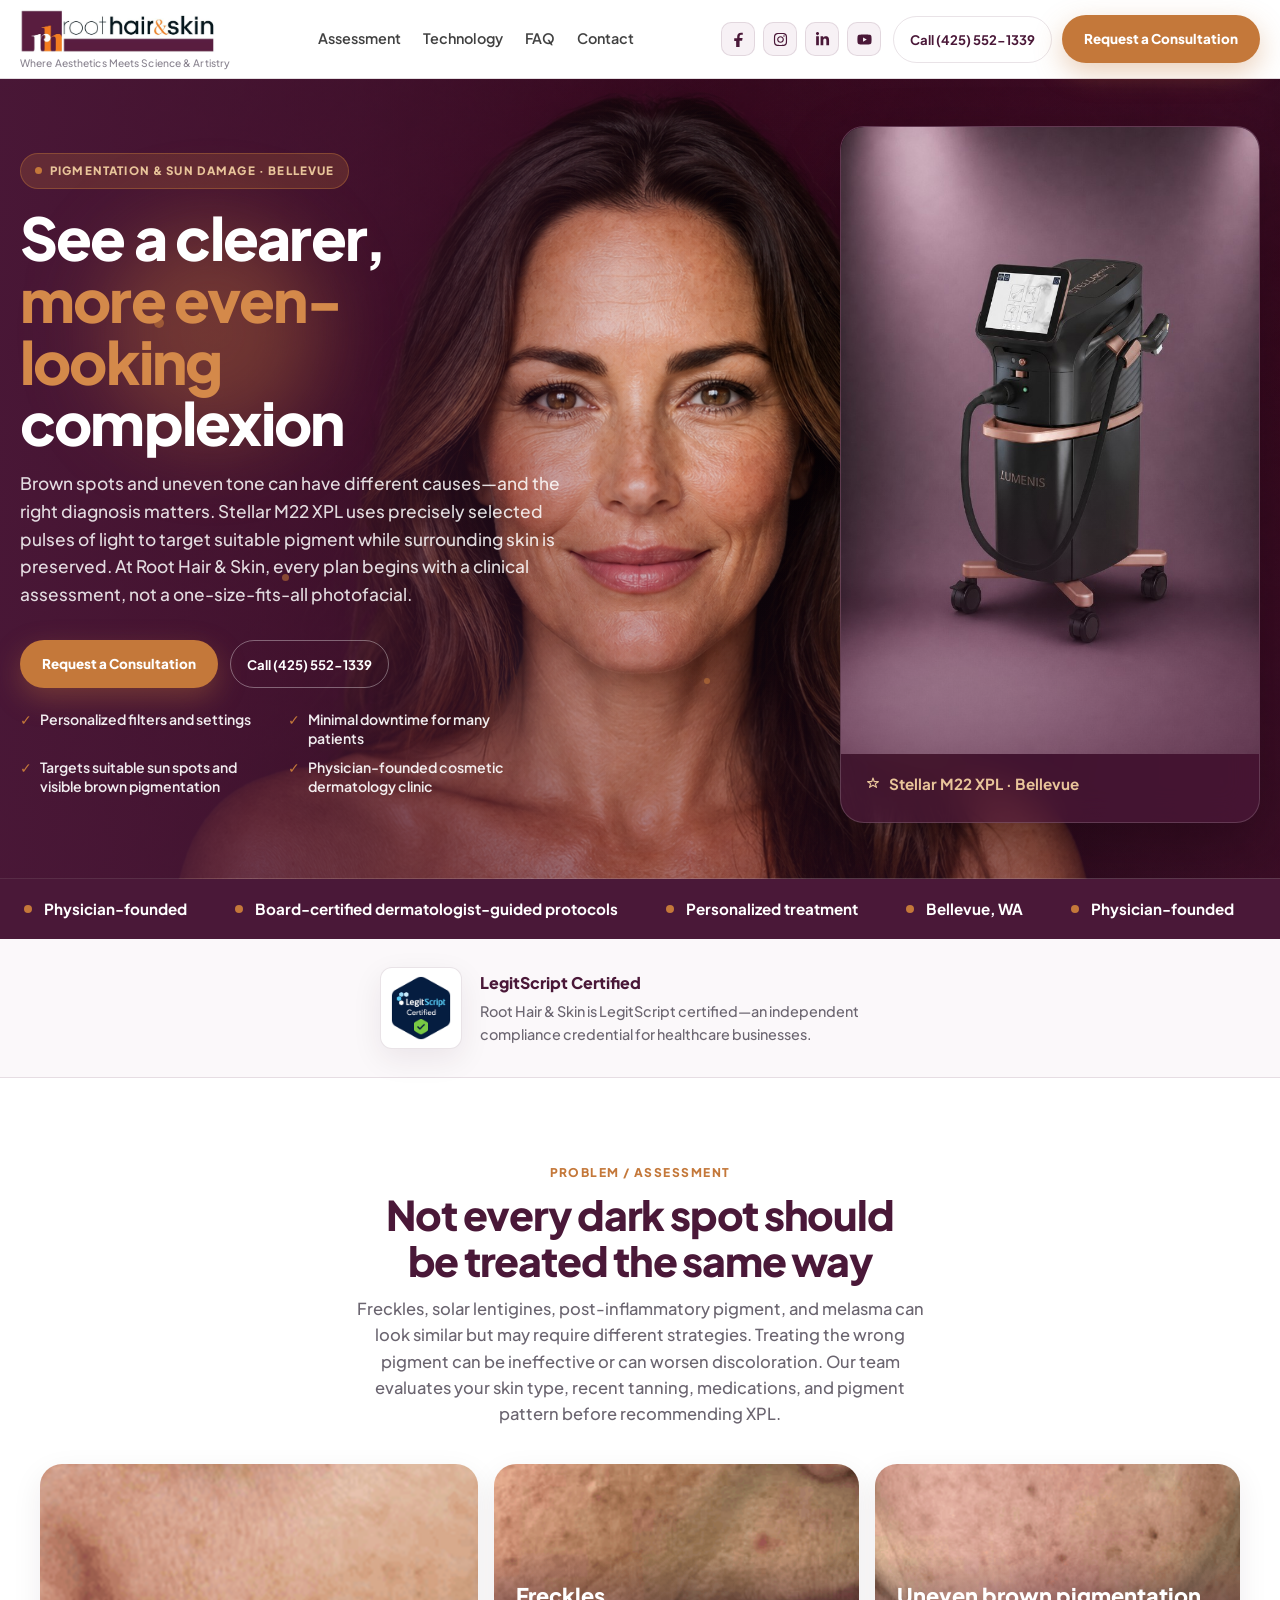
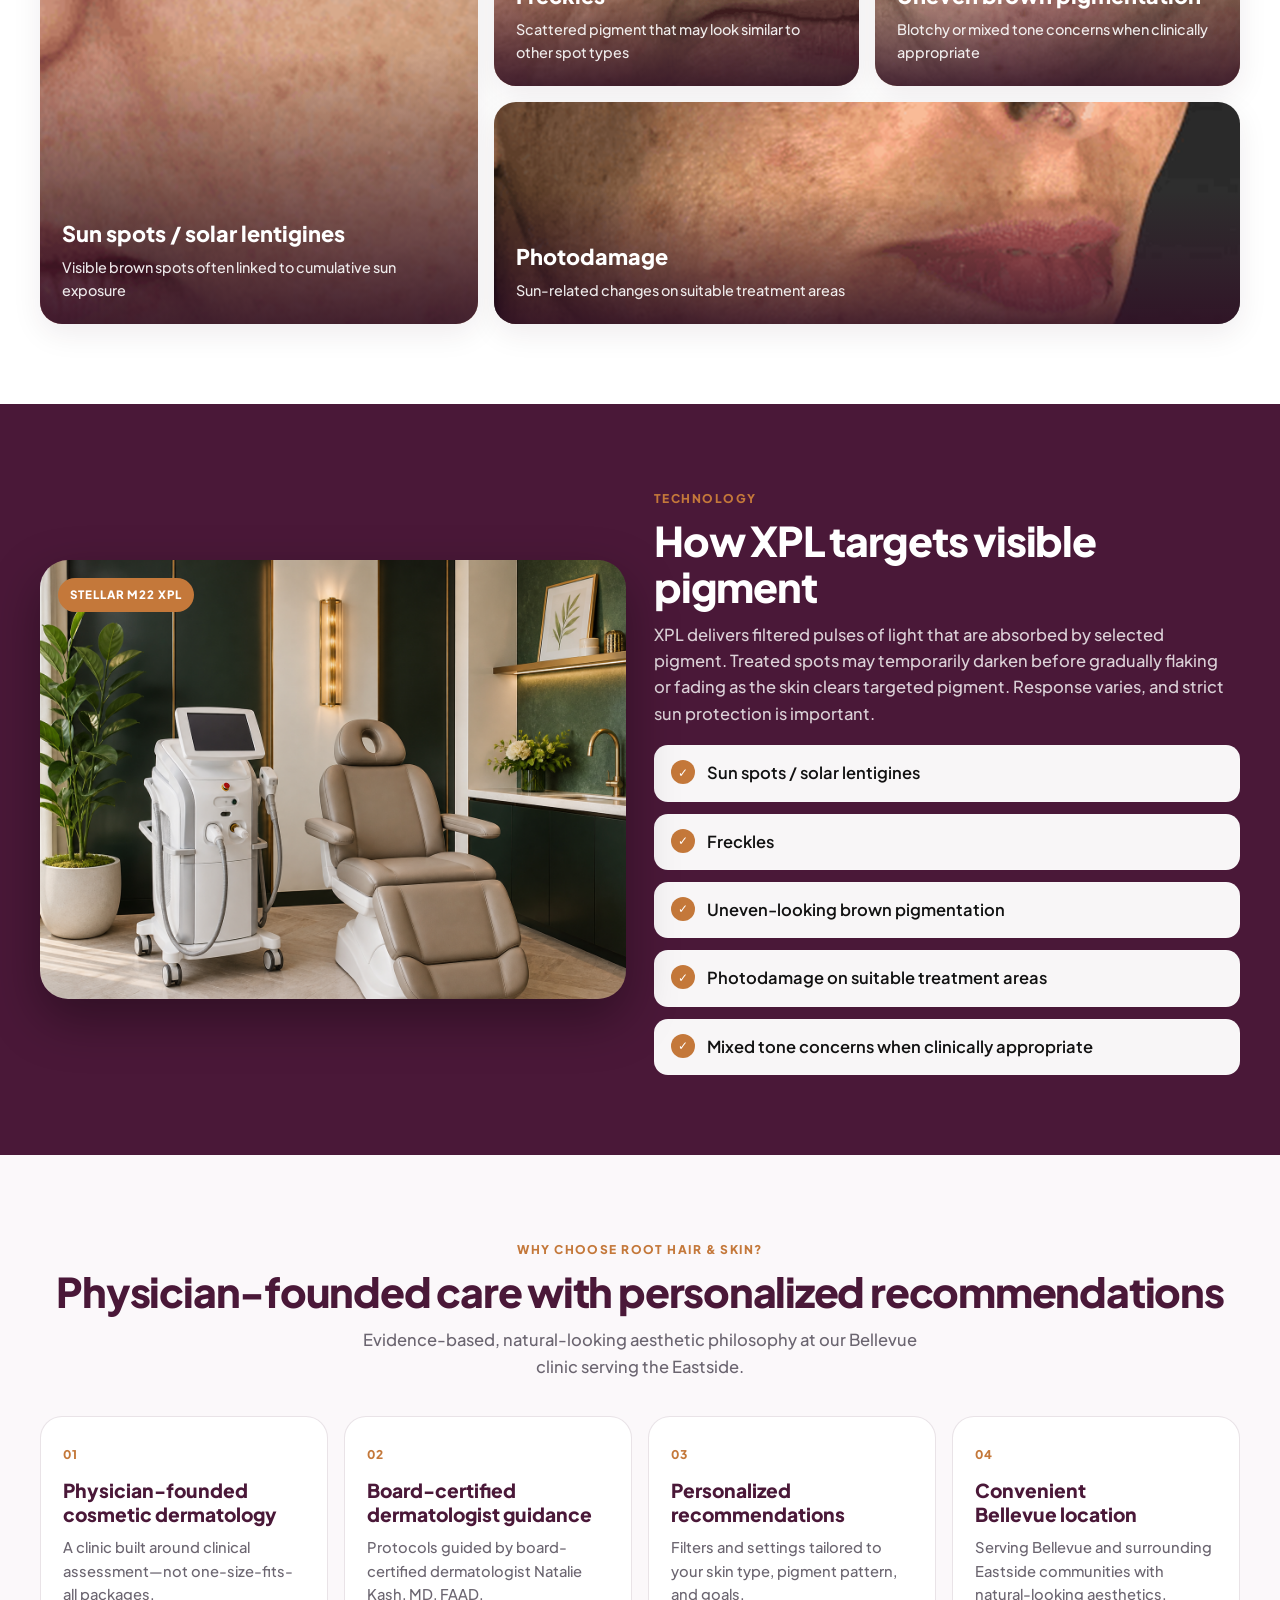
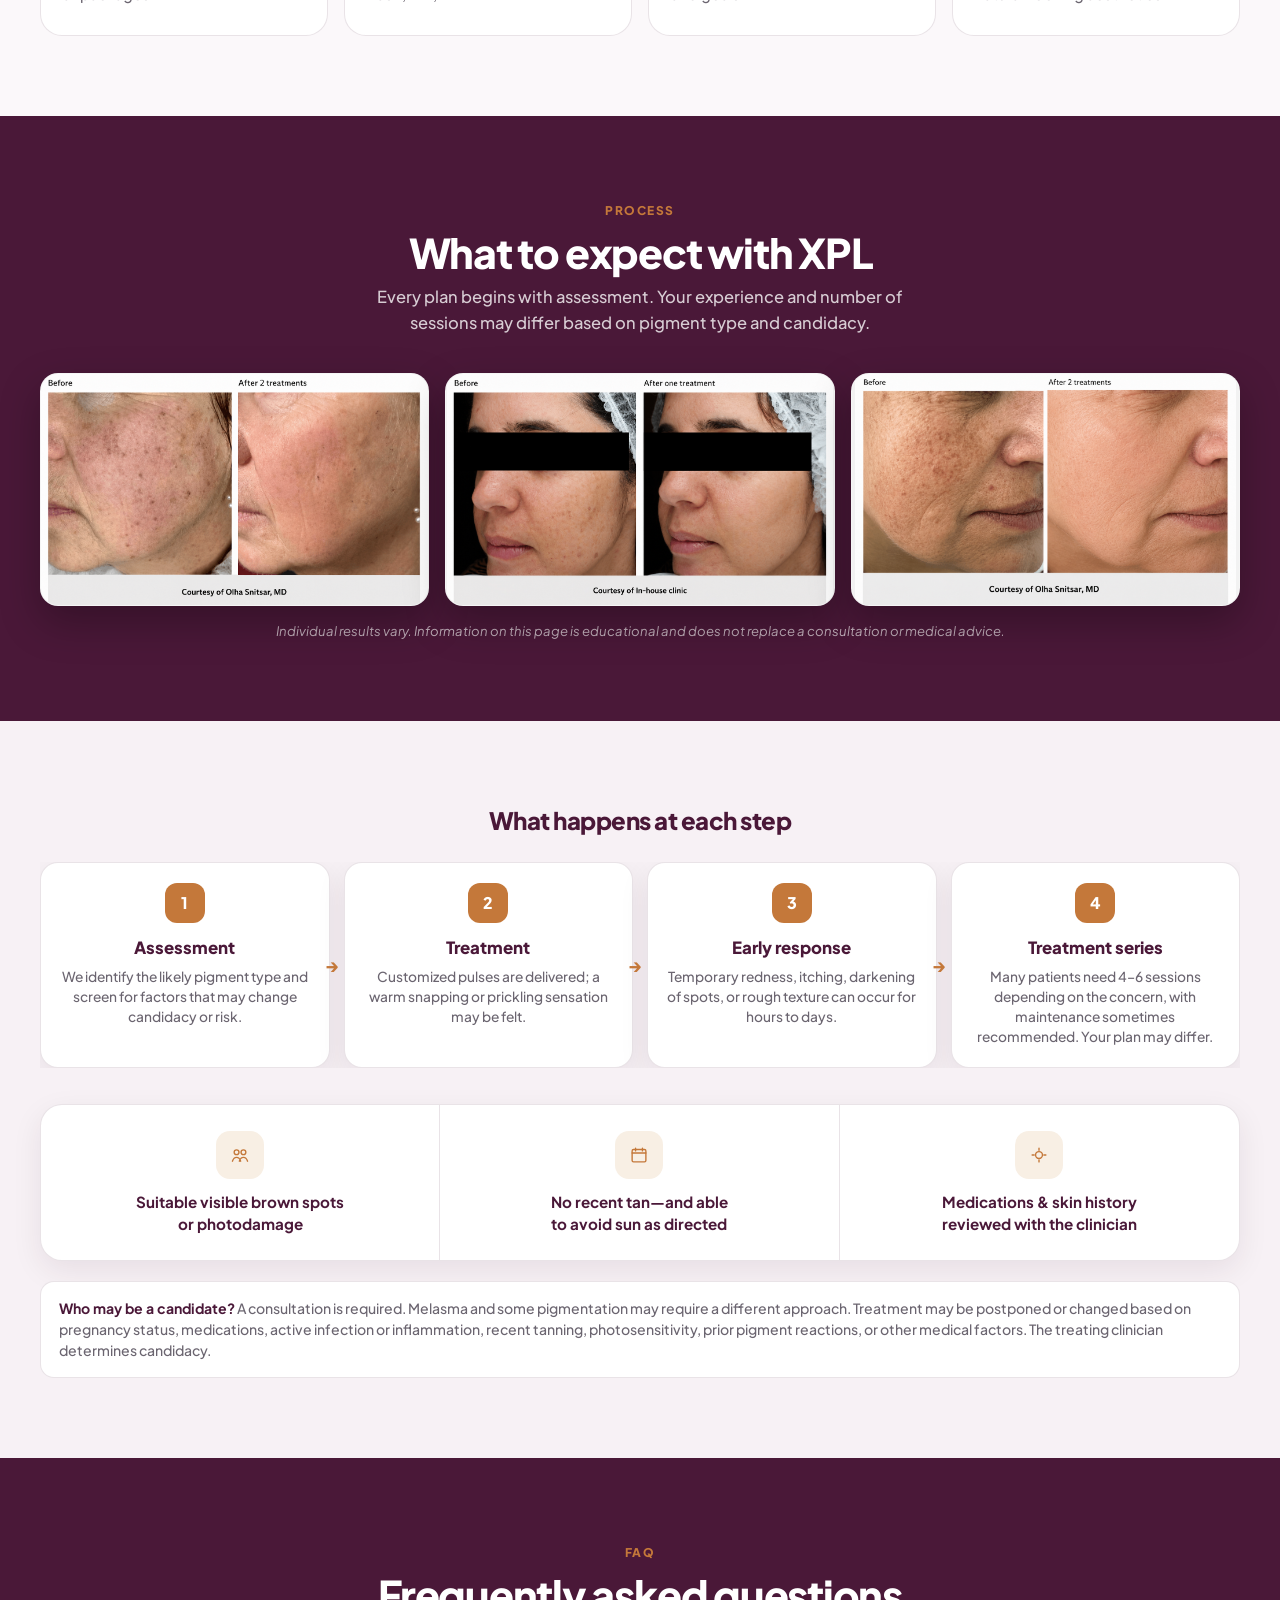
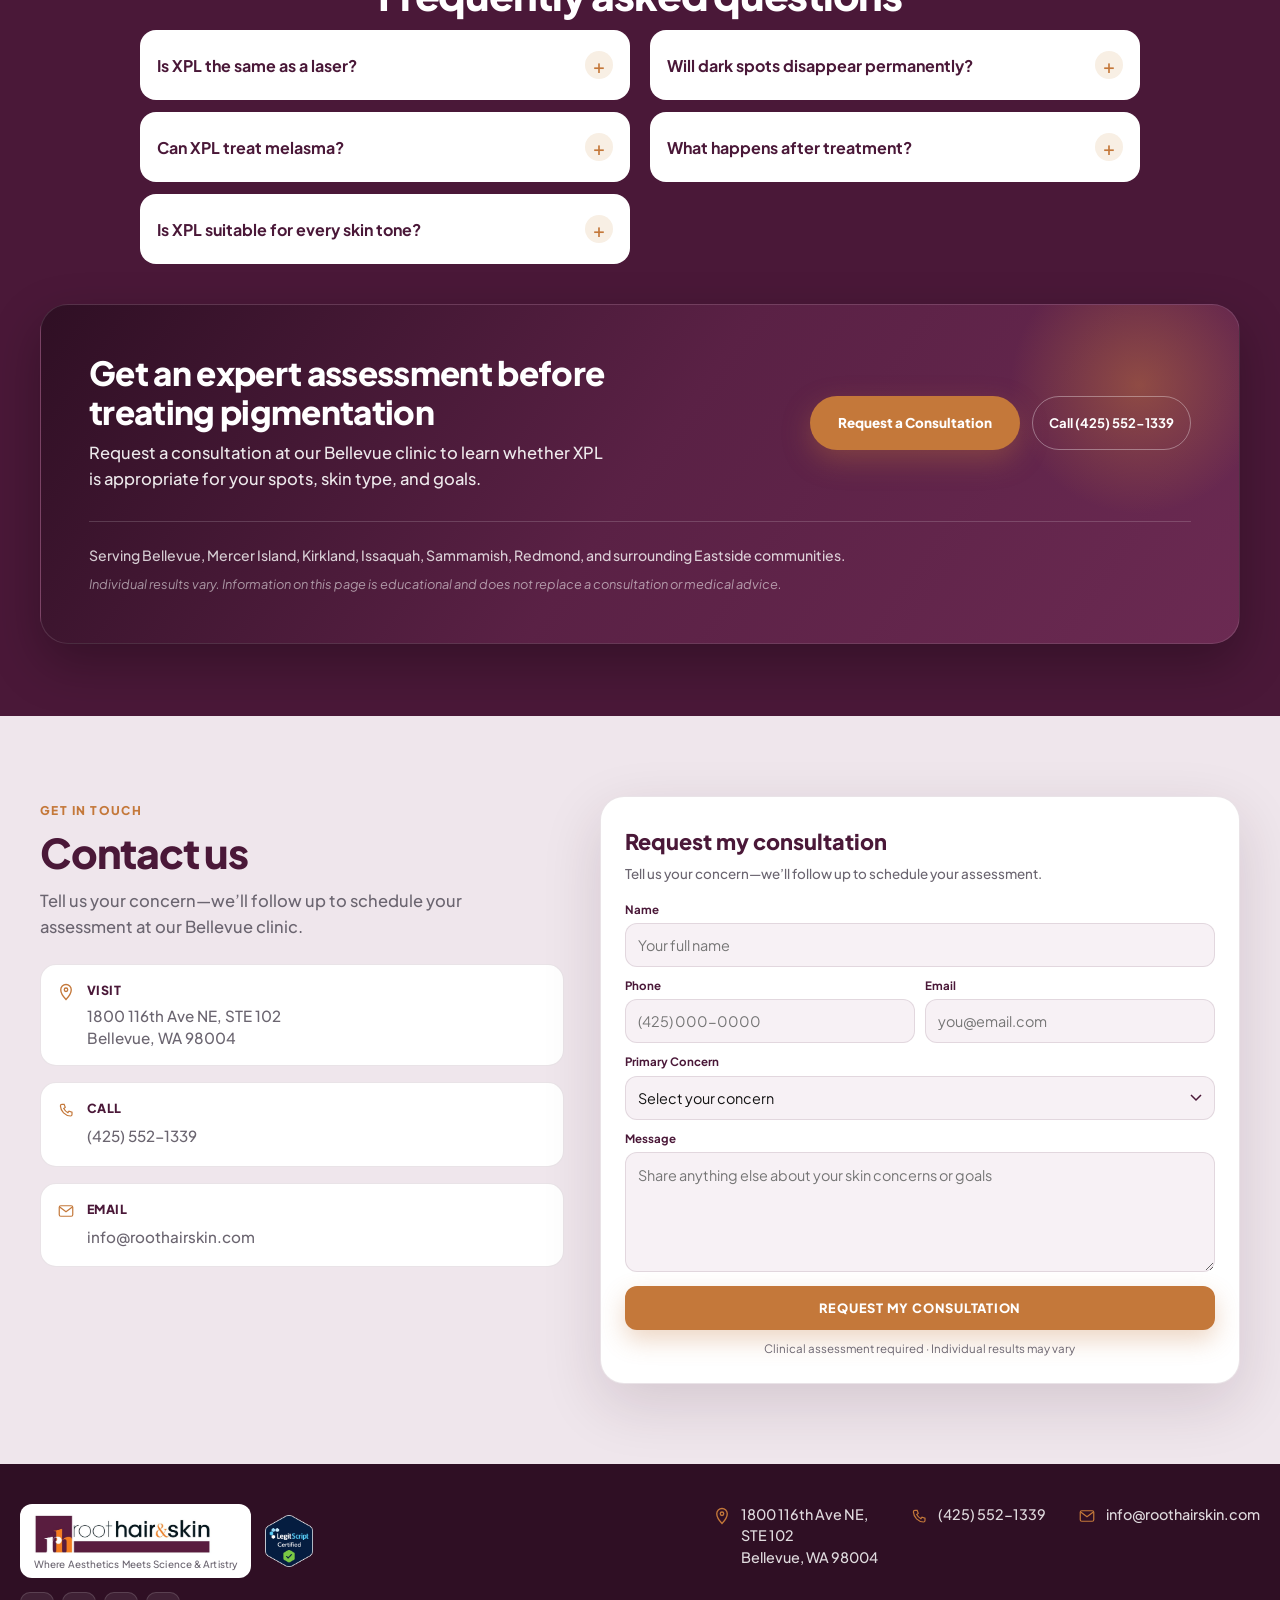
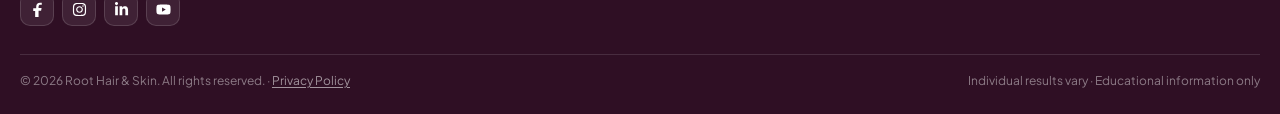
<file: index.html>
<!DOCTYPE html>
<html lang="en">
<head>
  <meta charset="UTF-8" />
  <meta name="viewport" content="width=device-width, initial-scale=1.0, viewport-fit=cover" />
  <title>Pigmentation &amp; Sun Damage Treatment Bellevue | Stellar M22 XPL</title>
  <meta name="description" content="Explore personalized Stellar M22 XPL treatment for suitable pigmentation, sun spots, and uneven tone at Root Hair &amp; Skin in Bellevue. Request a consultation." />
  <link rel="preconnect" href="https://fonts.googleapis.com" />
  <link rel="preconnect" href="https://fonts.gstatic.com" crossorigin />
  <link href="https://fonts.googleapis.com/css2?family=Plus+Jakarta+Sans:wght@400;500;600;700;800&display=swap" rel="stylesheet" />
  <style>
    :root {
      --plum: #4A1838;
      --plum-deep: #2F0F24;
      --plum-mid: #6B2A52;
      --orange: #C4783A;
      --orange-hot: #D4894A;
      --orange-soft: #F8EFE4;
      --accent-glow: #E8C49A;
      --lavender: #F7F1F5;
      --mist: #FBF8FA;
      --white: #FFFFFF;
      --ink: #121212;
      --muted: #6B6570;
      --line: rgba(74, 24, 56, 0.12);
      --shadow: 0 20px 60px rgba(47, 15, 36, 0.14);
      --shadow-soft: 0 10px 30px rgba(47, 15, 36, 0.08);
      --radius: 20px;
      --max: 1200px;
      --font: "Plus Jakarta Sans", system-ui, sans-serif;
    }

    *, *::before, *::after { box-sizing: border-box; margin: 0; padding: 0; }
    html {
      scroll-behavior: smooth;
      overflow-x: hidden;
      max-width: 100%;
    }
    body {
      font-family: var(--font);
      background: var(--mist);
      color: var(--ink);
      line-height: 1.6;
      font-size: 16.5px;
      -webkit-font-smoothing: antialiased;
      overflow-x: hidden;
      max-width: 100%;
      width: 100%;
      position: relative;
      padding-top: 78px;
    }
    main {
      overflow-x: hidden;
      max-width: 100%;
    }
    section {
      max-width: 100%;
      overflow-x: clip;
    }
    img { display: block; max-width: 100%; height: auto; }
    a { color: inherit; text-decoration: none; }
    button, input, select { font-family: inherit; }
    .wrap { width: min(100% - 40px, var(--max)); margin-inline: auto; }

    /* Header */
    .site-header {
      position: fixed; top: 0; left: 0; right: 0; z-index: 100;
      background: rgba(255,255,255,0.94);
      backdrop-filter: blur(16px);
      border-bottom: 1px solid var(--line);
    }
    .header-inner {
      width: min(100% - 40px, 1280px);
      margin-inline: auto;
      min-height: 78px;
      display: flex;
      align-items: center;
      gap: 18px;
    }
    .brand {
      display: flex;
      flex-direction: column;
      align-items: flex-start;
      gap: 4px;
      min-width: 0;
      flex-shrink: 0;
    }
    .brand img { height: 44px; width: auto; max-width: min(240px, 42vw); object-fit: contain; }
    .brand-tagline {
      font-size: 0.64rem;
      font-weight: 500;
      letter-spacing: 0.01em;
      color: #8A8490;
      line-height: 1.25;
      white-space: normal;
      max-width: 240px;
    }
    .nav {
      display: flex;
      align-items: center;
      justify-content: center;
      gap: 22px;
      flex: 1;
      min-width: 0;
      margin: 0;
    }
    .nav a { font-size: 0.9rem; font-weight: 600; color: var(--ink); opacity: 0.8; white-space: nowrap; }
    .nav a:hover { color: var(--orange); opacity: 1; }
    .btn {
      display: inline-flex; align-items: center; justify-content: center;
      border: none; cursor: pointer; border-radius: 999px;
      font-weight: 800; transition: transform .2s, box-shadow .2s, background .2s;
    }
    .btn:hover { transform: translateY(-2px); }
    .btn-orange {
      background: var(--orange);
      color: #fff;
      padding: 13px 22px;
      font-size: 0.84rem;
      box-shadow: 0 10px 28px rgba(196, 120, 58, 0.35);
    }
    .btn-orange:hover { background: var(--orange-hot); }
    .btn-plum {
      background: var(--plum);
      color: #fff;
      padding: 16px 28px;
      font-size: 0.88rem;
      letter-spacing: 0.02em;
    }
    .header-actions {
      display: flex;
      align-items: center;
      gap: 12px;
      flex-shrink: 0;
      margin-left: auto;
    }
    .header-ctas { display: flex; align-items: center; gap: 10px; }
    .social-links {
      display: inline-flex;
      align-items: center;
      gap: 8px;
    }
    .social-links a {
      width: 34px;
      height: 34px;
      border-radius: 10px;
      display: grid;
      place-items: center;
      color: var(--plum);
      background: var(--lavender);
      border: 1px solid var(--line);
      transition: background .2s, color .2s, transform .2s, border-color .2s;
    }
    .social-links a:hover {
      background: var(--orange);
      border-color: var(--orange);
      color: #fff;
      transform: translateY(-2px);
    }
    .social-links a svg {
      width: 15px;
      height: 15px;
      fill: currentColor;
    }
    .header-social {
      margin-right: 0;
    }
    .site-footer .social-links a {
      background: rgba(255,255,255,0.08);
      border-color: rgba(255,255,255,0.14);
      color: #fff;
    }
    .site-footer .social-links a:hover {
      background: var(--orange);
      border-color: var(--orange);
      color: #fff;
    }
    .footer-brand-wrap {
      display: flex;
      flex-direction: column;
      gap: 14px;
      align-items: flex-start;
    }
    .footer-brand-row {
      display: flex;
      flex-direction: row;
      align-items: center;
      gap: 14px;
      flex-wrap: wrap;
    }
    .cert-seal {
      display: inline-flex;
      align-items: center;
      gap: 10px;
      text-decoration: none;
      flex-shrink: 0;
    }
    .cert-seal img {
      width: auto;
      height: 72px;
      display: block;
    }
    .cert-seal-inline {
      background: #fff;
      border-radius: 12px;
      padding: 8px 10px;
      box-shadow: var(--shadow-soft);
      border: 1px solid var(--line);
    }
    .cert-seal-inline img { height: 64px; }
    .cert-strip {
      background: var(--mist);
      padding: 28px 0;
      border-bottom: 1px solid var(--line);
    }
    .cert-strip-inner {
      width: min(100% - 40px, var(--max));
      margin-inline: auto;
      display: flex;
      align-items: center;
      justify-content: center;
      gap: 18px;
      flex-wrap: wrap;
      text-align: left;
    }
    .cert-strip-copy strong {
      display: block;
      color: var(--plum);
      font-size: 1rem;
      font-weight: 800;
      margin-bottom: 4px;
    }
    .cert-strip-copy p {
      color: var(--muted);
      font-size: 0.9rem;
      font-weight: 500;
      max-width: 42ch;
      margin: 0;
    }
    .footer-brand-wrap .cert-seal img { height: 52px; }
    .mobile-social {
      display: flex;
      justify-content: center;
      gap: 10px;
      padding: 14px 0 4px;
      border-top: 1px solid var(--line);
      margin-top: 8px;
    }
    .btn-ghost {
      background: transparent;
      color: var(--plum);
      border: 1.5px solid var(--line);
      padding: 12px 16px;
      font-size: 0.82rem;
      border-radius: 999px;
      font-weight: 700;
    }
    .btn-ghost:hover { border-color: var(--orange); color: var(--orange); }
    .hero-bullets {
      list-style: none;
      display: grid;
      grid-template-columns: 1fr 1fr;
      gap: 10px 16px;
      margin: 22px 0 0;
      width: 100%;
      max-width: 520px;
    }
    .hero-bullets li {
      display: flex;
      gap: 8px;
      align-items: flex-start;
      font-size: 0.88rem;
      font-weight: 600;
      color: rgba(255, 255, 255, 0.92);
      line-height: 1.35;
      text-align: left;
    }
    .hero-bullets li::before {
      content: "✓";
      color: var(--orange);
      font-weight: 800;
      flex-shrink: 0;
    }
    .clinical-note {
      margin-top: 20px;
      padding: 16px 18px;
      border-radius: 14px;
      background: #fff;
      border: 1px solid var(--line);
      font-size: 0.88rem;
      color: var(--muted);
      font-weight: 500;
      line-height: 1.5;
    }
    .clinical-note strong { color: var(--plum); }
    .final-ctas { display: flex; flex-wrap: wrap; gap: 12px; position: relative; z-index: 1; }
    .final-ctas .btn-ghost {
      color: #fff;
      border-color: rgba(255,255,255,0.35);
    }
    .final-ctas .btn-ghost:hover {
      border-color: #fff;
      color: #fff;
      background: rgba(255,255,255,0.08);
    }
    .serving-note {
      margin-top: 0;
      text-align: left;
      font-size: 0.88rem;
      color: rgba(255,255,255,0.78);
      font-weight: 500;
      max-width: none;
      margin-inline: 0;
    }
    .edu-disclaimer {
      margin-top: 8px;
      text-align: left;
      font-size: 0.8rem;
      color: rgba(255,255,255,0.55);
      font-style: italic;
    }
    .menu-toggle {
      display: none; width: 42px; height: 42px; border-radius: 12px;
      border: 1px solid var(--line); background: #fff;
      flex-direction: column; align-items: center; justify-content: center; gap: 5px;
    }
    .menu-toggle span { width: 18px; height: 2px; background: var(--plum); border-radius: 2px; }
    .mobile-nav {
      display: none; flex-direction: column; gap: 2px;
      padding: 8px 20px 18px; background: #fff; border-bottom: 1px solid var(--line);
    }
    .mobile-nav.open { display: flex; }
    .mobile-nav a { padding: 12px 0; border-bottom: 1px solid var(--line); font-weight: 600; }
    .mobile-nav .btn-orange { width: 100%; margin-top: 10px; border-radius: 14px; }

    /* HERO — full-bleed background */
    .hero {
      position: relative;
      min-height: clamp(640px, 88vh, 780px);
      display: flex;
      align-items: center;
      overflow: hidden;
      clip-path: inset(0);
      padding: 48px 0 56px;
      max-width: 100%;
    }
    .hero-bg img,
    .hero-bg picture {
      width: 100%;
      height: 100%;
      display: block;
    }
    .hero-bg picture { position: absolute; inset: 0; }
    .hero-bg img {
      object-fit: cover;
      object-position: center center;
    }
    .hero-bg {
      position: absolute;
      inset: 0;
      z-index: 0;
      background: #4A1838;
    }
    .hero-bg::after {
      content: "";
      position: absolute;
      inset: 0;
      background:
        linear-gradient(90deg, rgba(74, 24, 56, 0.92) 0%, rgba(74, 24, 56, 0.55) 28%, rgba(74, 24, 56, 0.08) 48%, transparent 58%, rgba(74, 24, 56, 0.15) 100%),
        linear-gradient(180deg, rgba(74, 24, 56, 0.2) 0%, transparent 35%, rgba(74, 24, 56, 0.35) 100%);
    }
    .hero-shell {
      position: relative;
      z-index: 1;
      width: min(100% - 40px, 1280px);
      margin-inline: auto;
      display: grid;
      grid-template-columns: 1.15fr 0.85fr;
      gap: 36px;
      align-items: stretch;
    }
    .hero-copy {
      display: flex;
      flex-direction: column;
      justify-content: center;
      color: #fff;
      max-width: 640px;
    }
    .eyebrow {
      display: inline-flex; align-items: center; gap: 8px;
      width: fit-content;
      background: rgba(196, 120, 58, 0.22);
      color: var(--accent-glow);
      border: 1px solid rgba(196, 120, 58, 0.4);
      font-size: 0.72rem; font-weight: 800;
      letter-spacing: 0.1em; text-transform: uppercase;
      padding: 8px 14px; border-radius: 999px;
      margin-bottom: 18px;
    }
    .eyebrow i {
      width: 7px; height: 7px; border-radius: 50%; background: var(--orange);
      display: block;
    }
    .hero-copy h1 {
      font-size: clamp(2.6rem, 4.6vw, 3.9rem);
      font-weight: 800;
      line-height: 1.05;
      letter-spacing: -0.03em;
      color: #fff;
      margin-bottom: 16px;
      max-width: 12ch;
    }
    .hero-copy h1 span { color: var(--orange-hot); }
    .hero-copy .lead {
      font-size: 1.08rem;
      color: rgba(255, 255, 255, 0.85);
      font-weight: 500;
      max-width: 42ch;
      margin-bottom: 24px;
    }
    .location {
      display: inline-flex; align-items: center; gap: 8px;
      font-weight: 700; color: var(--accent-glow); font-size: 0.95rem;
      margin: 0;
    }
    .hero-highlight {
      display: flex;
      flex-direction: column;
      background: rgba(74, 24, 56, 0.72);
      backdrop-filter: blur(16px);
      -webkit-backdrop-filter: blur(16px);
      border-radius: 24px;
      padding: 0;
      overflow: hidden;
      border: 1px solid rgba(255, 255, 255, 0.16);
      box-shadow: 0 24px 60px rgba(0, 0, 0, 0.28);
      max-width: 420px;
      margin-left: auto;
      width: 100%;
      align-self: center;
    }
    .hero-highlight-media {
      position: relative;
      width: 100%;
      aspect-ratio: 2 / 3;
      flex: 0 0 auto;
      background: var(--plum-deep);
    }
    .hero-highlight-media img {
      position: absolute;
      inset: 0;
      width: 100%;
      height: 100%;
      object-fit: cover;
      object-position: center top;
      display: block;
    }
    .hero-highlight-media::after {
      content: "";
      position: absolute;
      inset: 0;
      background: linear-gradient(180deg, transparent 55%, rgba(74, 24, 56, 0.5) 100%);
      pointer-events: none;
    }
    .hero-highlight-body {
      padding: 18px 24px 22px;
      flex-shrink: 0;
    }
    .stats-row {
      display: flex; flex-wrap: wrap; gap: 10px;
    }
    .stat-chip {
      background: rgba(255, 255, 255, 0.12);
      border: 1px solid rgba(255, 255, 255, 0.18);
      backdrop-filter: blur(10px);
      border-radius: 14px;
      padding: 12px 14px;
      min-width: 110px;
    }
    .stat-chip strong {
      display: block; font-size: 1.15rem; font-weight: 800; color: #fff; line-height: 1.1;
    }
    .stat-chip span { font-size: 0.75rem; color: rgba(255,255,255,0.75); font-weight: 600; }

    .hero-actions {
      display: flex;
      flex-wrap: wrap;
      gap: 12px;
      margin-top: 8px;
    }
    .hero-actions .btn-ghost {
      color: #fff;
      border-color: rgba(255,255,255,0.35);
    }
    .hero-actions .btn-ghost:hover {
      border-color: #fff;
      background: rgba(255,255,255,0.08);
      color: #fff;
    }

    .lead-form {
      width: 100%;
      display: flex;
      flex-direction: column;
      background: #fff;
      border-radius: 24px;
      padding: 28px 24px 24px;
      border: 1px solid var(--line);
      box-shadow: var(--shadow);
    }
    .lead-form h2 {
      font-size: 1.35rem; font-weight: 800; color: var(--plum); margin-bottom: 4px;
    }
    .lead-form .sub {
      font-size: 0.84rem; color: var(--muted); font-weight: 500; margin-bottom: 16px;
    }
    .form-grid {
      display: flex;
      flex-direction: column;
      gap: 10px;
    }
    .form-row { display: grid; grid-template-columns: 1fr 1fr; gap: 10px; }
    .field label {
      display: block; font-size: 0.72rem; font-weight: 700; color: var(--plum);
      margin-bottom: 4px;
    }
    .field input, .field select, .field textarea {
      width: 100%;
      border: 1.5px solid var(--line);
      background: var(--lavender);
      border-radius: 12px;
      padding: 0 12px;
      font-size: 0.9rem; color: var(--ink);
      outline: none; appearance: none;
      transition: border-color .2s, box-shadow .2s;
      font-family: inherit;
    }
    .field input, .field select { height: 44px; }
    .field textarea {
      min-height: 120px;
      padding: 12px;
      resize: vertical;
      line-height: 1.45;
    }
    .field-message { display: flex; flex-direction: column; }
    .field select {
      background-image: url("data:image/svg+xml,%3Csvg xmlns='http://www.w3.org/2000/svg' width='12' height='8' viewBox='0 0 12 8'%3E%3Cpath d='M1 1l5 5 5-5' stroke='%234A1838' stroke-width='1.5' fill='none'/%3E%3C/svg%3E");
      background-repeat: no-repeat;
      background-position: right 12px center;
      padding-right: 34px;
    }
    .field input:focus, .field select:focus, .field textarea:focus {
      border-color: var(--orange);
      box-shadow: 0 0 0 3px rgba(196,120,58,0.18);
      background: #fff;
    }
    .btn-submit {
      width: 100%; margin-top: 4px;
      background: var(--orange); color: #fff; border: none;
      border-radius: 12px; padding: 14px;
      font-size: 0.8rem; font-weight: 800;
      letter-spacing: 0.06em; text-transform: uppercase;
      cursor: pointer; box-shadow: 0 10px 24px rgba(196,120,58,0.3);
      transition: background .2s, transform .2s;
    }
    .btn-submit:hover { background: var(--orange-hot); transform: translateY(-1px); }
    .form-note { margin-top: 10px; font-size: 0.72rem; color: var(--muted); text-align: center; }
    .form-success {
      display: none;
      text-align: center;
      padding: 28px 18px;
      color: var(--plum);
      background: rgba(255, 255, 255, 0.72);
      border: 1px solid rgba(74, 24, 56, 0.12);
      border-radius: 14px;
    }
    .form-success strong {
      display: block;
      font-size: 1.35rem;
      font-weight: 800;
      margin-bottom: 8px;
      letter-spacing: -0.02em;
    }
    .form-success p {
      margin: 0;
      font-size: 0.98rem;
      font-weight: 500;
      line-height: 1.45;
      color: var(--text);
    }
    .btn-submit:disabled {
      opacity: 0.7;
      cursor: wait;
      transform: none;
    }
    .lead-form.submitted .form-grid,
    .lead-form.submitted h2,
    .lead-form.submitted .sub,
    .lead-form.submitted .form-note { display: none; }
    .lead-form.submitted .form-success { display: block; }

    /* Contact section */
    .contact {
      background: #EFE6EC;
      padding: 80px 0;
    }
    .contact-grid {
      display: grid;
      grid-template-columns: 0.9fr 1.1fr;
      gap: 36px;
      align-items: start;
    }
    .contact-info h2 { margin-bottom: 12px; }
    .contact-info > p {
      color: var(--muted);
      font-weight: 500;
      margin-bottom: 24px;
      max-width: 40ch;
    }
    .contact-details {
      display: grid;
      gap: 16px;
    }
    .contact-detail {
      display: flex;
      gap: 12px;
      align-items: flex-start;
      background: #fff;
      border: 1px solid var(--line);
      border-radius: 16px;
      padding: 16px;
    }
    .contact-detail svg {
      color: var(--orange);
      flex-shrink: 0;
      margin-top: 2px;
    }
    .contact-detail strong {
      display: block;
      font-size: 0.78rem;
      font-weight: 800;
      color: var(--plum);
      letter-spacing: 0.04em;
      text-transform: uppercase;
      margin-bottom: 4px;
    }
    .contact-detail p,
    .contact-detail a {
      font-size: 0.95rem;
      font-weight: 500;
      color: var(--muted);
      white-space: pre-line;
      line-height: 1.45;
    }
    .contact-detail a:hover { color: var(--orange); }

    /* Marquee trust */
    .trust {
      background: var(--plum);
      color: #fff;
      padding: 18px 0;
      overflow: hidden;
    }
    .trust-track {
      display: flex; gap: 48px; width: max-content;
      animation: marquee 28s linear infinite;
      padding-left: 24px;
    }
    .trust-track span {
      display: inline-flex; align-items: center; gap: 12px;
      font-weight: 700; font-size: 0.95rem; white-space: nowrap;
    }
    .trust-track span::before {
      content: ""; width: 8px; height: 8px; border-radius: 50%;
      background: var(--orange); flex-shrink: 0;
    }
    @keyframes marquee {
      from { transform: translateX(0); }
      to { transform: translateX(-50%); }
    }

    /* Sections common */
    section { padding: 80px 0; }
    .kicker {
      display: inline-block;
      color: var(--orange); font-size: 0.75rem; font-weight: 800;
      letter-spacing: 0.12em; text-transform: uppercase; margin-bottom: 10px;
    }
    .title {
      font-size: clamp(2rem, 3.2vw, 2.75rem);
      font-weight: 800; letter-spacing: -0.03em;
      color: var(--plum); line-height: 1.12; margin-bottom: 12px;
    }
    .subtitle {
      color: var(--muted); font-weight: 500; max-width: 48ch; margin-bottom: 36px;
    }
    .center { text-align: center; }
    .center .subtitle { margin-inline: auto; }

    /* Concerns — bento */
    .concerns { background: #fff; }
    .concern-grid {
      display: grid;
      grid-template-columns: 1.2fr 1fr 1fr;
      grid-template-rows: auto auto;
      gap: 16px;
    }
    .concern-card {
      position: relative; border-radius: 22px; overflow: hidden;
      min-height: 220px; box-shadow: var(--shadow-soft);
    }
    .concern-card.featured { grid-row: span 2; min-height: 460px; }
    .concern-card.concern-wide { grid-column: span 2; }
    .concern-card img {
      position: absolute; inset: 0; width: 100%; height: 100%;
      object-fit: cover; transition: transform .5s ease;
    }
    .concern-card:hover img { transform: scale(1.05); }
    .concern-card .overlay {
      position: absolute; inset: 0;
      background: linear-gradient(180deg, transparent 40%, rgba(47,15,36,0.85) 100%);
      display: flex; flex-direction: column; justify-content: flex-end;
      padding: 22px;
      color: #fff;
    }
    .concern-card h3 { font-size: 1.35rem; font-weight: 800; margin-bottom: 4px; }
    .concern-card p { font-size: 0.9rem; opacity: 0.9; font-weight: 500; }

    /* Tech */
    .technology {
      background: #4A1838;
      color: #fff;
    }
    .technology .title { color: #fff; }
    .technology .subtitle { color: rgba(255, 255, 255, 0.8); }
    .technology .kicker { color: var(--orange); }
    .tech-grid {
      display: grid; grid-template-columns: 1fr 1fr; gap: 28px; align-items: center;
    }
    .tech-media {
      border-radius: 28px; overflow: hidden; aspect-ratio: 4/3;
      box-shadow: 0 20px 50px rgba(0, 0, 0, 0.35);
      position: relative;
    }
    .tech-media img { width: 100%; height: 100%; object-fit: cover; }
    .tech-media .tag {
      position: absolute; top: 18px; left: 18px;
      background: var(--orange); color: #fff;
      font-size: 0.72rem; font-weight: 800; letter-spacing: 0.08em;
      text-transform: uppercase; padding: 8px 12px; border-radius: 999px;
    }
    .check-list { list-style: none; display: grid; gap: 12px; margin-top: 8px; }
    .check-list li {
      display: flex; gap: 12px; align-items: flex-start;
      background: rgba(255, 255, 255, 0.96); border-radius: 14px; padding: 14px 16px;
      border: 1px solid rgba(255, 255, 255, 0.2); font-weight: 600; color: var(--ink);
    }
    .check-list .tick {
      width: 24px; height: 24px; border-radius: 50%; flex-shrink: 0;
      background: var(--orange); color: #fff;
      display: grid; place-items: center; font-size: 0.75rem; font-weight: 800;
    }

    /* Benefits */
    .benefits { background: var(--mist); }
    .benefit-grid {
      display: grid; grid-template-columns: repeat(4, 1fr); gap: 16px;
    }
    .benefit {
      background: #fff;
      border: 1px solid var(--line);
      border-radius: 22px;
      padding: 28px 22px;
      transition: transform .25s, box-shadow .25s, border-color .25s;
    }
    .benefit:hover {
      transform: translateY(-4px);
      box-shadow: var(--shadow);
      border-color: rgba(196,120,58,0.4);
    }
    .benefit-num {
      font-size: 0.75rem; font-weight: 800; color: var(--orange);
      letter-spacing: 0.08em; margin-bottom: 14px;
    }
    .benefit h3 {
      font-size: 1.2rem; font-weight: 800; color: var(--plum);
      line-height: 1.25; margin-bottom: 10px; white-space: pre-line;
    }
    .benefit p { font-size: 0.92rem; color: var(--muted); font-weight: 500; }

    /* Before/After gallery — dark plum */
    .results {
      background: #4A1838;
      color: #fff;
      padding: 80px 0;
    }
    .results .kicker { color: var(--orange); }
    .results .title { color: #fff; }
    .results-intro {
      text-align: center;
      margin-bottom: 36px;
    }
    .results-intro .title { margin-bottom: 8px; }
    .results-intro p {
      color: rgba(255, 255, 255, 0.78);
      font-weight: 500;
      max-width: 46ch;
      margin-inline: auto;
    }

    .ba-row {
      display: grid;
      grid-template-columns: repeat(3, 1fr);
      gap: 16px;
      margin-bottom: 14px;
    }
    .ba-card {
      border-radius: 18px;
      overflow: hidden;
      position: relative;
      border: 1px solid rgba(255, 255, 255, 0.18);
      box-shadow: 0 16px 40px rgba(0, 0, 0, 0.28);
      background: #f2f2f2;
      aspect-ratio: 5 / 3;
    }
    .ba-card img {
      width: 100%;
      height: 100%;
      object-fit: contain;
      object-position: center;
      display: block;
    }
    .disclaimer {
      text-align: center;
      margin: 0;
      font-size: 0.82rem;
      color: rgba(255, 255, 255, 0.65);
      font-style: italic;
    }

    /* Journey + candidacy */
    .journey {
      background: var(--lavender);
      color: var(--ink);
      padding: 80px 0;
    }
    .journey-block {
      margin-bottom: 36px;
    }
    .journey-block > h3 {
      font-size: 1.5rem;
      font-weight: 800;
      color: var(--plum);
      text-align: center;
      margin-bottom: 22px;
      letter-spacing: -0.02em;
    }
    .journey-steps {
      display: grid;
      grid-template-columns: repeat(4, 1fr);
      gap: 14px;
      overflow: hidden;
    }
    .journey-step {
      background: #fff;
      border: 1px solid var(--line);
      border-radius: 18px;
      padding: 20px 16px;
      text-align: center;
      position: relative;
      box-shadow: var(--shadow-soft);
    }
    .journey-step:not(:last-child)::after {
      content: "→";
      position: absolute;
      right: -10px;
      top: 50%;
      transform: translateY(-50%);
      color: var(--orange);
      font-weight: 800;
      font-size: 1.1rem;
      z-index: 2;
      pointer-events: none;
    }
    .step-num {
      width: 40px; height: 40px; border-radius: 12px;
      background: var(--orange); color: #fff;
      display: grid; place-items: center;
      font-weight: 800; font-size: 1rem;
      margin: 0 auto 12px;
    }
    .journey-step h4 {
      font-size: 1.05rem; font-weight: 800; margin-bottom: 6px; color: var(--plum);
    }
    .journey-step p {
      font-size: 0.86rem; color: var(--muted);
      font-weight: 500; line-height: 1.45;
    }

    .expect-panel {
      display: grid;
      grid-template-columns: repeat(3, 1fr);
      background: #fff;
      border: 1px solid var(--line);
      border-radius: 22px;
      overflow: hidden;
      box-shadow: var(--shadow-soft);
    }
    .expect-item {
      padding: 26px 20px;
      text-align: center;
      display: flex;
      flex-direction: column;
      align-items: center;
      gap: 12px;
    }
    .expect-item:not(:last-child) {
      border-right: 1px solid var(--line);
    }
    .expect-item .ico {
      width: 48px; height: 48px; border-radius: 14px;
      background: var(--orange-soft);
      color: var(--orange);
      display: grid; place-items: center;
    }
    .expect-item p {
      font-weight: 700;
      color: var(--plum);
      font-size: 0.95rem;
      line-height: 1.4;
      white-space: pre-line;
    }

    /* FAQ + final CTA — shared plum band */
    .faq {
      background: #4A1838;
      color: #fff;
      padding: 80px 0 0;
    }
    .faq .title { color: #fff; }
    .faq .kicker { color: var(--orange); }
    .faq-grid {
      display: grid; grid-template-columns: 1fr 1fr; gap: 12px 20px;
      max-width: 1000px; margin-inline: auto;
    }
    .faq-item {
      background: #fff; border: 1px solid rgba(255,255,255,0.12); border-radius: 16px;
      padding: 4px 16px; transition: border-color .2s;
    }
    .faq-item.open { border-color: rgba(196,120,58,0.55); }
    .faq-q {
      width: 100%; background: none; border: none;
      display: flex; justify-content: space-between; align-items: center; gap: 12px;
      padding: 16px 0; text-align: left; cursor: pointer;
      font-size: 1rem; font-weight: 700; color: var(--plum);
    }
    .faq-q .plus {
      width: 28px; height: 28px; border-radius: 50%; flex-shrink: 0;
      background: var(--orange-soft); color: var(--orange);
      display: grid; place-items: center; font-size: 1.2rem; font-weight: 500;
      transition: transform .25s, background .25s, color .25s;
    }
    .faq-item.open .faq-q .plus {
      transform: rotate(45deg); background: var(--orange); color: #fff;
    }
    .faq-a { max-height: 0; overflow: hidden; transition: max-height .35s ease; }
    .faq-item.open .faq-a { max-height: 220px; padding-bottom: 14px; }
    .faq-a p { color: var(--muted); font-weight: 500; font-size: 0.92rem; }

    /* Final CTA (continues plum band) */
    .final-wrap { padding: 40px 0 72px; background: #4A1838; }
    .final-cta {
      border-radius: 28px;
      background: linear-gradient(125deg, var(--plum-deep), #5A2145 50%, var(--plum-mid));
      color: #fff;
      padding: 48px;
      display: flex;
      flex-direction: column;
      gap: 28px;
      position: relative; overflow: hidden;
      border: 1px solid rgba(255,255,255,0.12);
      box-shadow: 0 20px 50px rgba(0, 0, 0, 0.28);
    }
    .final-cta::before {
      content: ""; position: absolute; width: 280px; height: 280px;
      right: -40px; top: -60px; border-radius: 50%;
      background: radial-gradient(circle, rgba(196,120,58,0.45), transparent 65%);
    }
    .final-top {
      position: relative; z-index: 1;
      display: flex; align-items: center; justify-content: space-between; gap: 28px;
    }
    .final-copy { max-width: 520px; }
    .final-copy h2 {
      font-size: clamp(1.8rem, 2.6vw, 2.4rem); font-weight: 800;
      letter-spacing: -0.02em; line-height: 1.15; margin-bottom: 10px;
    }
    .final-copy p { opacity: 0.9; font-weight: 500; }
    .final-cta .btn-orange { flex-shrink: 0; padding: 16px 28px; }
    .final-notes {
      position: relative; z-index: 1;
      padding-top: 22px;
      border-top: 1px solid rgba(255,255,255,0.16);
    }

    /* Footer */
    .site-footer {
      background: var(--plum-deep); color: rgba(255,255,255,0.85); padding: 40px 0 24px;
    }
    .footer-inner {
      width: min(100% - 40px, 1280px); margin-inline: auto;
      display: flex; justify-content: space-between; gap: 32px; flex-wrap: wrap;
    }
    .footer-brand {
      background: #fff;
      border-radius: 12px;
      padding: 10px 14px 8px;
      display: inline-flex;
      flex-direction: column;
      align-items: flex-start;
      gap: 4px;
    }
    .footer-brand img { height: 40px; width: auto; }
    .footer-brand .brand-tagline {
      color: #6B6570;
      font-size: 0.62rem;
      white-space: normal;
      max-width: 220px;
    }
    .footer-contact { display: flex; gap: 32px; flex-wrap: wrap; }
    .contact-item { display: flex; gap: 10px; align-items: flex-start; max-width: 220px; }
    .contact-item svg { color: var(--orange); flex-shrink: 0; margin-top: 3px; }
    .contact-item p, .contact-item a {
      font-size: 0.9rem; font-weight: 500; white-space: pre-line; line-height: 1.5;
    }
    .contact-item a:hover { color: var(--orange); }
    .footer-bottom {
      width: min(100% - 40px, 1280px); margin: 28px auto 0;
      padding-top: 16px; border-top: 1px solid rgba(255,255,255,0.12);
      display: flex; justify-content: space-between; gap: 12px; flex-wrap: wrap;
      font-size: 0.75rem; color: rgba(255,255,255,0.45);
    }
    .footer-bottom a {
      color: rgba(255,255,255,0.55);
      text-decoration: underline;
      text-underline-offset: 2px;
    }
    .footer-bottom a:hover { color: #fff; }

    /* Mobile bottom island — wrapper stays in visual viewport */
    .mobile-island-dock {
      display: none;
      position: fixed;
      left: 0;
      right: 0;
      bottom: 0;
      z-index: 200;
      padding: 12px 16px calc(12px + env(safe-area-inset-bottom, 0px));
      pointer-events: none;
      box-sizing: border-box;
    }
    .mobile-island {
      pointer-events: auto;
      display: flex;
      position: relative;
      left: auto;
      right: auto;
      bottom: auto;
      align-items: center;
      gap: 8px;
      padding: 8px;
      width: 100%;
      max-width: 420px;
      margin-inline: auto;
      border-radius: 999px;
      background: var(--plum);
      border: 1px solid rgba(255, 255, 255, 0.12);
      box-shadow: 0 16px 40px rgba(47, 15, 36, 0.35);
      transform: none;
      box-sizing: border-box;
    }
    .island-side {
      width: 46px;
      height: 46px;
      border-radius: 50%;
      display: grid;
      place-items: center;
      flex-shrink: 0;
      color: #fff;
      background: rgba(255, 255, 255, 0.12);
      border: 1px solid rgba(255, 255, 255, 0.18);
      transition: background .2s, color .2s, transform .2s;
    }
    .island-side.island-call {
      width: auto;
      min-width: 72px;
      padding: 0 16px;
      border-radius: 999px;
      background: #FF3B30;
      border-color: #e6352b;
      font-size: 0.82rem;
      font-weight: 800;
      letter-spacing: 0.02em;
    }
    .island-side:hover,
    .island-side:active {
      color: #fff;
      transform: scale(1.04);
      filter: brightness(1.08);
    }
    .island-consult {
      flex: 1;
      min-width: 0;
      height: 46px;
      border-radius: 999px;
      display: inline-flex;
      align-items: center;
      justify-content: center;
      gap: 8px;
      background: var(--orange);
      color: #fff;
      font-size: 0.78rem;
      font-weight: 800;
      letter-spacing: 0.01em;
      padding: 0 14px;
      box-shadow: 0 8px 20px rgba(196, 120, 58, 0.35);
      transition: background .2s, transform .2s;
    }
    .island-consult:hover,
    .island-consult:active {
      background: var(--orange-hot);
      transform: translateY(-1px);
    }
    .island-consult svg {
      display: none;
      width: 16px;
      height: 16px;
      fill: currentColor;
      flex-shrink: 0;
    }

    .reveal {
      opacity: 0;
      transform: translateY(28px);
      transition: opacity 0.7s cubic-bezier(0.22, 1, 0.36, 1), transform 0.7s cubic-bezier(0.22, 1, 0.36, 1);
      transition-delay: var(--d, 0ms);
    }
    .reveal.visible { opacity: 1; transform: none; }
    .reveal.from-left { transform: translateX(-20px); }
    .reveal.from-right { transform: translateX(20px); }
    .reveal.from-left.visible,
    .reveal.from-right.visible { transform: none; }
    .reveal.scale-in { transform: scale(0.92); }
    .reveal.scale-in.visible { transform: none; }

    @keyframes fadeRise {
      from { opacity: 0; transform: translateY(24px); }
      to { opacity: 1; transform: none; }
    }
    @keyframes softFloat {
      0%, 100% { transform: translateY(0); }
      50% { transform: translateY(-10px); }
    }
    @keyframes glowPulse {
      0%, 100% { opacity: 0.35; transform: scale(1); }
      50% { opacity: 0.6; transform: scale(1.08); }
    }
    @keyframes skinShimmer {
      0% { background-position: 0% 50%; }
      100% { background-position: 100% 50%; }
    }
    @keyframes checkPop {
      0% { transform: scale(0.6); opacity: 0; }
      60% { transform: scale(1.15); opacity: 1; }
      100% { transform: scale(1); opacity: 1; }
    }
    @keyframes spotFade {
      0%, 100% { opacity: 0.2; transform: scale(1); }
      50% { opacity: 0.45; transform: scale(1.15); }
    }
    @keyframes btnGlow {
      0%, 100% { box-shadow: 0 10px 28px rgba(196, 120, 58, 0.35); }
      50% { box-shadow: 0 14px 36px rgba(196, 120, 58, 0.55); }
    }

    .hero-copy > * {
      opacity: 0;
      animation: fadeRise 0.8s cubic-bezier(0.22, 1, 0.36, 1) forwards;
    }
    .hero-copy > *:nth-child(1) { animation-delay: 0.05s; }
    .hero-copy > *:nth-child(2) { animation-delay: 0.18s; }
    .hero-copy > *:nth-child(3) { animation-delay: 0.32s; }
    .hero-copy > *:nth-child(4) { animation-delay: 0.46s; }
    .hero-copy > *:nth-child(5) { animation-delay: 0.6s; }
    .hero-highlight {
      opacity: 0;
      animation: fadeRise 0.9s cubic-bezier(0.22, 1, 0.36, 1) 0.35s forwards;
    }
    .hero-bullets li.visible-tick::before {
      animation: checkPop 0.45s ease forwards;
    }
    .hero-actions .btn-orange {
      animation: btnGlow 2.8s ease-in-out infinite;
      animation-delay: 1.2s;
    }
    .hero-glow {
      position: absolute;
      border-radius: 50%;
      pointer-events: none;
      z-index: 0;
      filter: blur(40px);
      animation: glowPulse 5s ease-in-out infinite;
    }
    .hero-glow.g1 {
      width: 220px; height: 220px;
      background: rgba(196, 120, 58, 0.35);
      left: 8%; top: 18%;
    }
    .hero-glow.g2 {
      width: 180px; height: 180px;
      background: rgba(232, 196, 154, 0.28);
      right: 18%; bottom: 22%;
      animation-delay: 1.4s;
    }
    .hero-glow.g3 {
      width: 140px; height: 140px;
      background: rgba(255, 255, 255, 0.12);
      left: 40%; bottom: 12%;
      animation-delay: 2.2s;
    }
    .skin-orbits {
      position: absolute;
      inset: 0;
      pointer-events: none;
      z-index: 0;
      overflow: hidden;
    }
    .skin-spot {
      position: absolute;
      width: 10px; height: 10px;
      border-radius: 50%;
      background: rgba(196, 120, 58, 0.55);
      animation: spotFade 4s ease-in-out infinite;
    }
    .skin-spot:nth-child(1) { left: 12%; top: 30%; animation-delay: 0s; }
    .skin-spot:nth-child(2) { left: 22%; top: 62%; width: 7px; height: 7px; animation-delay: 0.8s; }
    .skin-spot:nth-child(3) { left: 70%; top: 28%; width: 8px; height: 8px; animation-delay: 1.4s; }
    .skin-spot:nth-child(4) { left: 82%; top: 55%; animation-delay: 2s; }
    .skin-spot:nth-child(5) { left: 55%; top: 75%; width: 6px; height: 6px; animation-delay: 2.6s; }

    .concern-card,
    .benefit,
    .ba-card,
    .journey-step,
    .faq-item,
    .contact-detail,
    .lead-form,
    .hero-highlight {
      transition: transform 0.35s ease, box-shadow 0.35s ease, border-color 0.35s ease;
    }
    .concern-card:hover,
    .benefit:hover,
    .ba-card:hover,
    .journey-step:hover {
      transform: translateY(-6px);
      box-shadow: 0 18px 40px rgba(47, 15, 36, 0.16);
    }
    .hero-highlight:hover { transform: translateY(-4px); }
    .tech-media img {
      transition: transform 0.8s ease;
    }
    .tech-media:hover img { transform: scale(1.04); }
    .check-list li {
      opacity: 0;
      transform: translateX(-12px);
      transition: opacity 0.45s ease, transform 0.45s ease;
      transition-delay: var(--d, 0ms);
    }
    .check-list.animated li {
      opacity: 1;
      transform: none;
    }
    .step-num {
      animation: softFloat 3.5s ease-in-out infinite;
    }
    .journey-step:nth-child(2) .step-num { animation-delay: 0.4s; }
    .journey-step:nth-child(3) .step-num { animation-delay: 0.8s; }
    .journey-step:nth-child(4) .step-num { animation-delay: 1.2s; }
    .kicker {
      background-size: 200% 100%;
    }

    @media (prefers-reduced-motion: reduce) {
      *, *::before, *::after {
        animation: none !important;
        transition: none !important;
      }
      .reveal, .hero-copy > *, .hero-highlight, .check-list li {
        opacity: 1 !important;
        transform: none !important;
      }
    }

    @media (max-width: 1200px) {
      .nav { gap: 16px; }
      .nav a { font-size: 0.84rem; }
      .header-actions { gap: 10px; }
      .header-ctas .btn-ghost {
        padding: 10px 12px;
        font-size: 0.76rem;
      }
      .header-ctas .btn-orange {
        padding: 11px 16px;
        font-size: 0.78rem;
      }
      .brand-tagline { font-size: 0.58rem; max-width: 200px; }
    }
    @media (max-width: 1100px) {
      .benefit-grid { grid-template-columns: 1fr 1fr; }
      .concern-grid { grid-template-columns: 1fr 1fr; }
      .concern-card.featured { grid-row: auto; min-height: 240px; }
      .concern-card.concern-wide { grid-column: span 2; }
    }
    @media (max-width: 960px) {
      .nav { display: none; }
      .header-actions { display: none; }
      .menu-toggle { display: inline-flex; margin-left: auto; }
      .brand-tagline {
        white-space: normal;
        font-size: 0.58rem;
        max-width: 160px;
      }
      .header-inner { min-height: 72px; align-items: center; }
      .hero {
        min-height: auto;
        padding: 36px 0 40px;
      }
      .hero-shell {
        grid-template-columns: 1fr;
        gap: 28px;
        width: min(100% - 32px, 1280px);
        max-width: 100%;
        box-sizing: border-box;
      }
      .hero-copy {
        max-width: 100%;
        text-align: center;
        align-items: center;
      }
      .hero-glow,
      .skin-orbits { display: none; }
      .reveal.from-left,
      .reveal.from-right {
        transform: translateY(24px);
      }
      .hero-copy h1,
      .hero-copy .lead {
        text-shadow: 0 2px 18px rgba(47, 15, 36, 0.55);
      }
      .hero-copy h1 { max-width: none; font-size: clamp(2.9rem, 9.5vw, 3.5rem); }
      .hero-copy .lead { max-width: 42ch; }
      .hero-actions {
        justify-content: center;
        flex-wrap: nowrap;
        width: 100%;
        max-width: 100%;
        gap: 8px;
        box-sizing: border-box;
      }
      .hero-actions .btn-ghost {
        display: none;
      }
      .hero-actions .btn-orange {
        flex: 1 1 100%;
        width: 100%;
        white-space: nowrap;
        padding: 16px 22px;
        font-size: 0.92rem;
        border-radius: 999px;
      }
      .eyebrow {
        background: #fff;
        color: var(--plum);
        border-color: rgba(74, 24, 56, 0.12);
        box-shadow: 0 8px 24px rgba(47, 15, 36, 0.16);
      }
      .eyebrow i { background: var(--orange); }
      .hero-bullets {
        grid-template-columns: 1fr 1fr;
        grid-template-rows: auto auto;
        gap: 10px;
        max-width: 100%;
        width: 100%;
        margin-top: 20px;
        box-sizing: border-box;
      }
      .hero-bullets li {
        font-size: 0.8rem;
        line-height: 1.35;
        min-height: 0;
        align-items: flex-start;
        text-align: left;
        border-radius: 14px;
        padding: 12px 12px;
        text-shadow: none;
        color: var(--plum);
        border: 1px solid transparent;
        box-shadow: 0 8px 22px rgba(47, 15, 36, 0.14);
      }
      .hero-bullets li:nth-child(1) {
        background: #FFE4CC;
        border-color: rgba(196, 120, 58, 0.25);
      }
      .hero-bullets li:nth-child(2) {
        background: #D6ECFF;
        border-color: rgba(10, 132, 255, 0.22);
      }
      .hero-bullets li:nth-child(3) {
        background: #F3E4FF;
        border-color: rgba(122, 74, 168, 0.22);
      }
      .hero-bullets li:nth-child(4) {
        background: #FFF0B8;
        border-color: rgba(196, 150, 40, 0.28);
      }
      .hero-bullets li::before {
        color: var(--plum);
      }
      .hero-highlight { max-width: none; margin-left: 0; align-self: stretch; }
      .hero-highlight-media { aspect-ratio: 2 / 3; }
      .contact-grid { grid-template-columns: 1fr; gap: 28px; }
      .field-message textarea { min-height: 100px; }
      .hero-bg img {
        object-position: center 18%;
      }
      .hero-bg::after {
        background:
          linear-gradient(180deg,
            rgba(74, 24, 56, 0.42) 0%,
            rgba(74, 24, 56, 0.55) 28%,
            rgba(74, 24, 56, 0.72) 55%,
            rgba(74, 24, 56, 0.88) 100%),
          radial-gradient(ellipse 90% 55% at 50% 42%, rgba(74, 24, 56, 0.35) 0%, transparent 70%);
      }
      .concern-grid { grid-template-columns: 1fr; gap: 16px; }
      .concern-card,
      .concern-card.featured,
      .concern-card.concern-wide {
        grid-column: auto;
        grid-row: auto;
        min-height: 0;
        display: flex;
        flex-direction: column;
        background: #fff;
        border: 1px solid var(--line);
        box-shadow: var(--shadow-soft);
        overflow: hidden;
      }
      .concern-card img {
        position: relative;
        inset: auto;
        width: 100%;
        height: 210px;
        object-fit: cover;
        flex-shrink: 0;
      }
      .concern-card .overlay {
        position: relative;
        inset: auto;
        background: #fff;
        color: var(--ink);
        padding: 16px 18px 18px;
        justify-content: flex-start;
      }
      .concern-card h3 {
        color: var(--plum);
        font-size: 1.12rem;
        margin-bottom: 6px;
      }
      .concern-card p {
        color: var(--muted);
        opacity: 1;
        font-size: 0.88rem;
        line-height: 1.45;
      }
      .concern-card:hover img { transform: scale(1.02); }
      .tech-grid, .faq-grid { grid-template-columns: 1fr; }
      .journey-steps { grid-template-columns: 1fr 1fr; gap: 16px; }
      .journey-step:not(:last-child)::after { display: none; }
      .final-cta { text-align: center; padding: 36px 24px; }
      .final-top { flex-direction: column; text-align: center; }
      .final-copy { max-width: none; }
      .final-ctas { justify-content: center; }
      .serving-note, .edu-disclaimer { text-align: center; }
      .form-row { grid-template-columns: 1fr; }
      .mobile-island-dock { display: block; }
      body { padding-bottom: calc(120px + env(safe-area-inset-bottom, 0px)); }
      .cert-strip-inner {
        flex-direction: column;
        text-align: center;
        gap: 14px;
      }
      .cert-strip-copy {
        text-align: center;
      }
      .cert-strip-copy p {
        margin-inline: auto;
      }
    }
    @media (max-width: 640px) {
      .concern-grid,
      .benefit-grid,
      .ba-row,
      .expect-panel,
      .journey-steps {
        grid-template-columns: 1fr;
      }
      .concern-card.featured,
      .concern-card.concern-wide {
        grid-column: auto;
        grid-row: auto;
        min-height: 0;
      }
      .expect-item:not(:last-child) {
        border-right: none;
        border-bottom: 1px solid var(--line);
      }
      .stats-row { gap: 8px; }
      .stat-chip { min-width: calc(50% - 4px); flex: 1; }
      .footer-contact { flex-direction: column; gap: 14px; }
      section { padding: 56px 0; }
    }
  </style>
</head>
<body>
  <header class="site-header">
    <div class="header-inner">
      <a href="#top" class="brand" aria-label="Root Hair & Skin">
        <img src="assets/logo.jpg" alt="root hair & skin" width="260" height="58" />
        <span class="brand-tagline">Where Aesthetics Meets Science &amp; Artistry</span>
      </a>
      <nav class="nav" aria-label="Primary">
        <a href="#assessment">Assessment</a>
        <a href="#about">Technology</a>
        <a href="#faq">FAQ</a>
        <a href="#contact">Contact</a>
      </nav>
      <div class="header-actions">
        <div class="social-links header-social" aria-label="Social media">
          <a href="https://www.facebook.com/RootHairandSkin" target="_blank" rel="noopener noreferrer" aria-label="Facebook">
            <svg viewBox="0 0 320 512" aria-hidden="true"><path d="M80 299.3V512h116V299.3h86.5l18-97.8H196v-34.6c0-51.7 20.3-71.5 72.7-71.5 16.3 0 29.4.4 37.4 1.2V25.8c-13.3-1.8-40.7-2.8-56.6-2.8-86.7 0-134 42.2-134 136.4v53.1H14v97.8h66z"/></svg>
          </a>
          <a href="https://www.instagram.com/roothairandskin/" target="_blank" rel="noopener noreferrer" aria-label="Instagram">
            <svg viewBox="0 0 448 512" aria-hidden="true"><path d="M224.1 141c-63.6 0-114.9 51.3-114.9 114.9s51.3 114.9 114.9 114.9S339 319.5 339 255.9 287.7 141 224.1 141zm0 189.6c-41.1 0-74.7-33.5-74.7-74.7s33.5-74.7 74.7-74.7 74.7 33.5 74.7 74.7-33.6 74.7-74.7 74.7zm146.4-194.3c0 14.9-12 26.8-26.8 26.8-14.9 0-26.8-12-26.8-26.8s12-26.8 26.8-26.8 26.8 12 26.8 26.8zm76.1 27.2c-1.7-35.9-9.9-67.7-36.2-93.9-26.2-26.2-58-34.4-93.9-36.2-37-2.1-147.9-2.1-184.9 0-35.8 1.7-67.6 9.9-93.9 36.1s-34.4 58-36.2 93.9c-2.1 37-2.1 147.9 0 184.9 1.7 35.9 9.9 67.7 36.2 93.9s58 34.4 93.9 36.2c37 2.1 147.9 2.1 184.9 0 35.9-1.7 67.7-9.9 93.9-36.2 26.2-26.2 34.4-58 36.2-93.9 2.1-37 2.1-147.8 0-184.8zM398.8 388c-7.8 19.6-22.9 34.7-42.6 42.6-29.5 11.7-99.5 9-132.1 9s-102.7 2.6-132.1-9c-19.6-7.8-34.7-22.9-42.6-42.6-11.7-29.5-9-99.5-9-132.1s-2.6-102.7 9-132.1c7.8-19.6 22.9-34.7 42.6-42.6 29.5-11.7 99.5-9 132.1-9s102.7-2.6 132.1 9c19.6 7.8 34.7 22.9 42.6 42.6 11.7 29.5 9 99.5 9 132.1s2.7 102.7-9 132.1z"/></svg>
          </a>
          <a href="https://www.linkedin.com/company/root-hair-and-skin/" target="_blank" rel="noopener noreferrer" aria-label="LinkedIn">
            <svg viewBox="0 0 448 512" aria-hidden="true"><path d="M100.3 448H7.4V148.9h92.9V448zM53.8 108.1C24.1 108.1 0 83.5 0 53.8S24.1-.5 53.8-.5 107.7 24.1 107.7 53.8s-24.1 54.3-53.9 54.3zM447.9 448h-92.7V302.4c0-34.7-.7-79.2-48.3-79.2-48.3 0-55.7 37.7-55.7 76.7V448h-92.8V148.9h89.1v40.8h1.3c12.4-23.5 42.7-48.3 87.9-48.3 94 0 111.3 61.9 111.3 142.3V448z"/></svg>
          </a>
          <a href="https://www.youtube.com/@dr_and_dr" target="_blank" rel="noopener noreferrer" aria-label="YouTube">
            <svg viewBox="0 0 576 512" aria-hidden="true"><path d="M549.7 124.1c-6.3-23.7-24.8-42.3-48.3-48.6C458.8 64 288 64 288 64S117.2 64 74.6 75.5c-23.5 6.3-42 24.9-48.3 48.6C16 167 16 256.4 16 256.4s0 89.4 10.3 132.3c6.3 23.7 24.8 41.5 48.3 47.8C117.2 448 288 448 288 448s170.8 0 213.4-11.5c23.5-6.3 42-24.2 48.3-47.8 10.3-42.9 10.3-132.3 10.3-132.3s0-89.4-10.3-132.3zM232.2 337.6V175.2l142.7 81.2-142.7 81.2z"/></svg>
          </a>
        </div>
        <div class="header-ctas">
          <a class="btn btn-ghost" href="tel:+14255521339">Call (425) 552-1339</a>
          <a class="btn btn-orange" href="#contact">Request a Consultation</a>
        </div>
      </div>
      <button class="menu-toggle" type="button" aria-label="Open menu" aria-expanded="false">
        <span></span><span></span><span></span>
      </button>
    </div>
    <div class="mobile-nav" id="mobileNav">
      <a href="#assessment">Assessment</a>
      <a href="#about">Technology</a>
      <a href="#faq">FAQ</a>
      <a href="#contact">Contact</a>
      <div class="social-links mobile-social" aria-label="Social media">
        <a href="https://www.facebook.com/RootHairandSkin" target="_blank" rel="noopener noreferrer" aria-label="Facebook">
          <svg viewBox="0 0 320 512" aria-hidden="true"><path d="M80 299.3V512h116V299.3h86.5l18-97.8H196v-34.6c0-51.7 20.3-71.5 72.7-71.5 16.3 0 29.4.4 37.4 1.2V25.8c-13.3-1.8-40.7-2.8-56.6-2.8-86.7 0-134 42.2-134 136.4v53.1H14v97.8h66z"/></svg>
        </a>
        <a href="https://www.instagram.com/roothairandskin/" target="_blank" rel="noopener noreferrer" aria-label="Instagram">
          <svg viewBox="0 0 448 512" aria-hidden="true"><path d="M224.1 141c-63.6 0-114.9 51.3-114.9 114.9s51.3 114.9 114.9 114.9S339 319.5 339 255.9 287.7 141 224.1 141zm0 189.6c-41.1 0-74.7-33.5-74.7-74.7s33.5-74.7 74.7-74.7 74.7 33.5 74.7 74.7-33.6 74.7-74.7 74.7zm146.4-194.3c0 14.9-12 26.8-26.8 26.8-14.9 0-26.8-12-26.8-26.8s12-26.8 26.8-26.8 26.8 12 26.8 26.8zm76.1 27.2c-1.7-35.9-9.9-67.7-36.2-93.9-26.2-26.2-58-34.4-93.9-36.2-37-2.1-147.9-2.1-184.9 0-35.8 1.7-67.6 9.9-93.9 36.1s-34.4 58-36.2 93.9c-2.1 37-2.1 147.9 0 184.9 1.7 35.9 9.9 67.7 36.2 93.9s58 34.4 93.9 36.2c37 2.1 147.9 2.1 184.9 0 35.9-1.7 67.7-9.9 93.9-36.2 26.2-26.2 34.4-58 36.2-93.9 2.1-37 2.1-147.8 0-184.8zM398.8 388c-7.8 19.6-22.9 34.7-42.6 42.6-29.5 11.7-99.5 9-132.1 9s-102.7 2.6-132.1-9c-19.6-7.8-34.7-22.9-42.6-42.6-11.7-29.5-9-99.5-9-132.1s-2.6-102.7 9-132.1c7.8-19.6 22.9-34.7 42.6-42.6 29.5-11.7 99.5-9 132.1-9s102.7-2.6 132.1 9c19.6 7.8 34.7 22.9 42.6 42.6 11.7 29.5 9 99.5 9 132.1s2.7 102.7-9 132.1z"/></svg>
        </a>
        <a href="https://www.linkedin.com/company/root-hair-and-skin/" target="_blank" rel="noopener noreferrer" aria-label="LinkedIn">
          <svg viewBox="0 0 448 512" aria-hidden="true"><path d="M100.3 448H7.4V148.9h92.9V448zM53.8 108.1C24.1 108.1 0 83.5 0 53.8S24.1-.5 53.8-.5 107.7 24.1 107.7 53.8s-24.1 54.3-53.9 54.3zM447.9 448h-92.7V302.4c0-34.7-.7-79.2-48.3-79.2-48.3 0-55.7 37.7-55.7 76.7V448h-92.8V148.9h89.1v40.8h1.3c12.4-23.5 42.7-48.3 87.9-48.3 94 0 111.3 61.9 111.3 142.3V448z"/></svg>
        </a>
        <a href="https://www.youtube.com/@dr_and_dr" target="_blank" rel="noopener noreferrer" aria-label="YouTube">
          <svg viewBox="0 0 576 512" aria-hidden="true"><path d="M549.7 124.1c-6.3-23.7-24.8-42.3-48.3-48.6C458.8 64 288 64 288 64S117.2 64 74.6 75.5c-23.5 6.3-42 24.9-48.3 48.6C16 167 16 256.4 16 256.4s0 89.4 10.3 132.3c6.3 23.7 24.8 41.5 48.3 47.8C117.2 448 288 448 288 448s170.8 0 213.4-11.5c23.5-6.3 42-24.2 48.3-47.8 10.3-42.9 10.3-132.3 10.3-132.3s0-89.4-10.3-132.3zM232.2 337.6V175.2l142.7 81.2-142.7 81.2z"/></svg>
        </a>
      </div>
      <a class="btn btn-ghost" href="tel:+14255521339" style="width:100%;margin-top:8px;text-align:center;">Call (425) 552-1339</a>
      <a class="btn btn-orange" href="#contact">Request a Consultation</a>
    </div>
  </header>

  <main id="top">
    <!-- HERO -->
    <section class="hero">
      <div class="hero-bg" aria-hidden="true">
        <picture>
          <source media="(max-width: 960px)" srcset="assets/hero-bg-mobile.jpg" />
          <img src="assets/hero-bg.jpg" alt="" width="1920" height="1080" />
        </picture>
      </div>
      <div class="hero-glow g1" aria-hidden="true"></div>
      <div class="hero-glow g2" aria-hidden="true"></div>
      <div class="hero-glow g3" aria-hidden="true"></div>
      <div class="skin-orbits" aria-hidden="true">
        <span class="skin-spot"></span>
        <span class="skin-spot"></span>
        <span class="skin-spot"></span>
        <span class="skin-spot"></span>
        <span class="skin-spot"></span>
      </div>
      <div class="hero-shell">
        <div class="hero-copy">
          <div class="eyebrow"><i></i> Pigmentation &amp; Sun Damage · Bellevue</div>
          <h1>See a clearer, <span>more even-looking</span> complexion</h1>
          <p class="lead">Brown spots and uneven tone can have different causes—and the right diagnosis matters. Stellar M22 XPL uses precisely selected pulses of light to target suitable pigment while surrounding skin is preserved. At Root Hair &amp; Skin, every plan begins with a clinical assessment, not a one-size-fits-all photofacial.</p>
          <div class="hero-actions">
            <a class="btn btn-orange" href="#contact">Request a Consultation</a>
            <a class="btn btn-ghost" href="tel:+14255521339">Call (425) 552-1339</a>
          </div>
          <ul class="hero-bullets">
            <li>Personalized filters and settings</li>
            <li>Minimal downtime for many patients</li>
            <li>Targets suitable sun spots and visible brown pigmentation</li>
            <li>Physician-founded cosmetic dermatology clinic</li>
          </ul>
        </div>
        <aside class="hero-highlight">
          <div class="hero-highlight-media">
            <img src="assets/hero-card-m22.jpg" alt="Stellar M22 XPL treatment device at Root Hair &amp; Skin" width="682" height="1024" loading="eager" />
          </div>
          <div class="hero-highlight-body">
            <div class="location">
              <svg width="16" height="16" viewBox="0 0 24 24" fill="none" aria-hidden="true"><path d="M12 3l1.8 5.5H20l-4.5 3.3 1.7 5.2L12 13.8 6.8 17l1.7-5.2L4 8.5h6.2L12 3z" stroke="currentColor" stroke-width="1.8" stroke-linejoin="round"/></svg>
              Stellar M22 XPL · Bellevue
            </div>
          </div>
        </aside>
      </div>
    </section>

    <div class="trust" aria-hidden="true">
      <div class="trust-track">
        <span>Physician-founded</span>
        <span>Board-certified dermatologist-guided protocols</span>
        <span>Personalized treatment</span>
        <span>Bellevue, WA</span>
        <span>Physician-founded</span>
        <span>Board-certified dermatologist-guided protocols</span>
        <span>Personalized treatment</span>
        <span>Bellevue, WA</span>
      </div>
    </div>

    <section class="cert-strip" aria-label="LegitScript certification">
      <div class="cert-strip-inner reveal">
        <a class="cert-seal cert-seal-inline" href="https://www.legitscript.com/websites/?searchquery=roothairskin.com" target="_blank" rel="noopener noreferrer" aria-label="LegitScript Certified — verify Root Hair &amp; Skin">
          <img src="assets/legitscript-certified.png" alt="LegitScript Certified" width="292" height="316" loading="lazy" />
        </a>
        <div class="cert-strip-copy">
          <strong>LegitScript Certified</strong>
          <p>Root Hair &amp; Skin is LegitScript certified—an independent compliance credential for healthcare businesses.</p>
        </div>
      </div>
    </section>

    <!-- PROBLEM / ASSESSMENT -->
    <section class="concerns" id="assessment">
      <div class="wrap">
        <div class="center">
          <span class="kicker reveal">Problem / assessment</span>
          <h2 class="title reveal">Not every dark spot should<br />be treated the same way</h2>
          <p class="subtitle reveal">Freckles, solar lentigines, post-inflammatory pigment, and melasma can look similar but may require different strategies. Treating the wrong pigment can be ineffective or can worsen discoloration. Our team evaluates your skin type, recent tanning, medications, and pigment pattern before recommending XPL.</p>
        </div>
        <div class="concern-grid">
          <article class="concern-card featured reveal">
            <img src="assets/concern-sun-spots.png" alt="Sun spots / solar lentigines" loading="lazy" />
            <div class="overlay"><h3>Sun spots / solar lentigines</h3><p>Visible brown spots often linked to cumulative sun exposure</p></div>
          </article>
          <article class="concern-card reveal">
            <img src="assets/concern-uneven-tone.png" alt="Freckles" loading="lazy" />
            <div class="overlay"><h3>Freckles</h3><p>Scattered pigment that may look similar to other spot types</p></div>
          </article>
          <article class="concern-card reveal">
            <img src="assets/concern-pigmentation.png" alt="Uneven brown pigmentation" loading="lazy" />
            <div class="overlay"><h3>Uneven brown pigmentation</h3><p>Blotchy or mixed tone concerns when clinically appropriate</p></div>
          </article>
          <article class="concern-card concern-wide reveal">
            <img src="assets/concern-photoaging.png" alt="Photodamage" loading="lazy" />
            <div class="overlay"><h3>Photodamage</h3><p>Sun-related changes on suitable treatment areas</p></div>
          </article>
        </div>
      </div>
    </section>

    <!-- TECHNOLOGY -->
    <section class="technology" id="about">
      <div class="wrap">
        <div class="tech-grid">
          <div class="tech-media reveal">
            <img src="assets/clinic-device.png" alt="Stellar M22 XPL in clinic" loading="lazy" />
            <span class="tag">Stellar M22 XPL</span>
          </div>
          <div class="reveal">
            <span class="kicker">Technology</span>
            <h2 class="title">How XPL targets visible pigment</h2>
            <p class="subtitle" style="margin-bottom:18px">XPL delivers filtered pulses of light that are absorbed by selected pigment. Treated spots may temporarily darken before gradually flaking or fading as the skin clears targeted pigment. Response varies, and strict sun protection is important.</p>
            <ul class="check-list">
              <li><span class="tick">✓</span><span>Sun spots / solar lentigines</span></li>
              <li><span class="tick">✓</span><span>Freckles</span></li>
              <li><span class="tick">✓</span><span>Uneven-looking brown pigmentation</span></li>
              <li><span class="tick">✓</span><span>Photodamage on suitable treatment areas</span></li>
              <li><span class="tick">✓</span><span>Mixed tone concerns when clinically appropriate</span></li>
            </ul>
          </div>
        </div>
      </div>
    </section>

    <!-- WHY ROOT -->
    <section class="benefits" id="why-root">
      <div class="wrap">
        <div class="center">
          <span class="kicker reveal">Why choose Root Hair &amp; Skin?</span>
          <h2 class="title reveal">Physician-founded care with personalized recommendations</h2>
          <p class="subtitle reveal">Evidence-based, natural-looking aesthetic philosophy at our Bellevue clinic serving the Eastside.</p>
        </div>
        <div class="benefit-grid">
          <article class="benefit reveal">
            <div class="benefit-num">01</div>
            <h3>Physician-founded
cosmetic dermatology</h3>
            <p>A clinic built around clinical assessment—not one-size-fits-all packages.</p>
          </article>
          <article class="benefit reveal">
            <div class="benefit-num">02</div>
            <h3>Board-certified
dermatologist guidance</h3>
            <p>Protocols guided by board-certified dermatologist Natalie Kash, MD, FAAD.</p>
          </article>
          <article class="benefit reveal">
            <div class="benefit-num">03</div>
            <h3>Personalized
recommendations</h3>
            <p>Filters and settings tailored to your skin type, pigment pattern, and goals.</p>
          </article>
          <article class="benefit reveal">
            <div class="benefit-num">04</div>
            <h3>Convenient
Bellevue location</h3>
            <p>Serving Bellevue and surrounding Eastside communities with natural-looking aesthetics.</p>
          </article>
        </div>
      </div>
    </section>

    <!-- RESULTS / BEFORE & AFTER -->
    <section class="results" id="results">
      <div class="wrap">
        <div class="results-intro reveal">
          <span class="kicker">Process</span>
          <h2 class="title">What to expect with XPL</h2>
          <p>Every plan begins with assessment. Your experience and number of sessions may differ based on pigment type and candidacy.</p>
        </div>

        <div class="ba-row reveal">
          <div class="ba-card">
            <img src="assets/pigmentation-00.png" alt="Pigmentation before and after — courtesy of Olha Snitsar, MD" loading="lazy" width="800" height="700" />
          </div>
          <div class="ba-card">
            <img src="assets/pigmentation-01.png" alt="Pigmentation before and after — courtesy of in-house clinic" loading="lazy" width="800" height="700" />
          </div>
          <div class="ba-card">
            <img src="assets/pigmentation-02.png" alt="Pigmentation before and after — courtesy of Olha Snitsar, MD" loading="lazy" width="800" height="700" />
          </div>
        </div>
        <p class="disclaimer reveal">Individual results vary. Information on this page is educational and does not replace a consultation or medical advice.</p>
      </div>
    </section>

    <!-- JOURNEY + CANDIDACY -->
    <section class="journey" id="journey">
      <div class="wrap">
        <div class="journey-block reveal">
          <h3>What happens at each step</h3>
          <div class="journey-steps">
            <div class="journey-step">
              <div class="step-num">1</div>
              <h4>Assessment</h4>
              <p>We identify the likely pigment type and screen for factors that may change candidacy or risk.</p>
            </div>
            <div class="journey-step">
              <div class="step-num">2</div>
              <h4>Treatment</h4>
              <p>Customized pulses are delivered; a warm snapping or prickling sensation may be felt.</p>
            </div>
            <div class="journey-step">
              <div class="step-num">3</div>
              <h4>Early response</h4>
              <p>Temporary redness, itching, darkening of spots, or rough texture can occur for hours to days.</p>
            </div>
            <div class="journey-step">
              <div class="step-num">4</div>
              <h4>Treatment series</h4>
              <p>Many patients need 4–6 sessions depending on the concern, with maintenance sometimes recommended. Your plan may differ.</p>
            </div>
          </div>
        </div>

        <div class="expect-panel reveal">
          <div class="expect-item">
            <div class="ico" aria-hidden="true"><svg width="22" height="22" viewBox="0 0 32 32" fill="none"><circle cx="11" cy="12" r="3.5" stroke="currentColor" stroke-width="2"/><circle cx="21" cy="12" r="3.5" stroke="currentColor" stroke-width="2"/><path d="M5 25c1.2-3.5 3.8-5.5 6-5.5s4.8 2 6 5.5M15 25c1.2-3.5 3.8-5.5 6-5.5s4.8 2 6 5.5" stroke="currentColor" stroke-width="2" stroke-linecap="round"/></svg></div>
            <p>Suitable visible brown spots
or photodamage</p>
          </div>
          <div class="expect-item">
            <div class="ico" aria-hidden="true"><svg width="22" height="22" viewBox="0 0 32 32" fill="none"><rect x="6" y="8" width="20" height="18" rx="2" stroke="currentColor" stroke-width="2"/><path d="M6 13h20M11 6v4M21 6v4" stroke="currentColor" stroke-width="2" stroke-linecap="round"/></svg></div>
            <p>No recent tan—and able
to avoid sun as directed</p>
          </div>
          <div class="expect-item">
            <div class="ico" aria-hidden="true"><svg width="22" height="22" viewBox="0 0 32 32" fill="none"><circle cx="16" cy="16" r="5" stroke="currentColor" stroke-width="2"/><path d="M16 6v3M16 23v3M6 16h3M23 16h3" stroke="currentColor" stroke-width="2" stroke-linecap="round"/></svg></div>
            <p>Medications &amp; skin history
reviewed with the clinician</p>
          </div>
        </div>
        <p class="clinical-note reveal"><strong>Who may be a candidate?</strong> A consultation is required. Melasma and some pigmentation may require a different approach. Treatment may be postponed or changed based on pregnancy status, medications, active infection or inflammation, recent tanning, photosensitivity, prior pigment reactions, or other medical factors. The treating clinician determines candidacy.</p>
      </div>
    </section>

    <!-- FAQ -->
    <section class="faq" id="faq">
      <div class="wrap">
        <div class="center">
          <span class="kicker reveal">FAQ</span>
          <h2 class="title reveal">Frequently asked questions</h2>
        </div>
        <div class="faq-grid">
          <div class="faq-item reveal">
            <button class="faq-q" type="button" aria-expanded="false"><span>Is XPL the same as a laser?</span><span class="plus">+</span></button>
            <div class="faq-a"><p>XPL is an advanced intense pulsed light technology. Unlike a single-wavelength laser, it uses selected bands of light for appropriate pigment and vascular targets.</p></div>
          </div>
          <div class="faq-item reveal">
            <button class="faq-q" type="button" aria-expanded="false"><span>Will dark spots disappear permanently?</span><span class="plus">+</span></button>
            <div class="faq-a"><p>No permanent result should be promised. Treated pigment may improve, but new sun damage can develop and some conditions recur. Sun protection and maintenance matter.</p></div>
          </div>
          <div class="faq-item reveal">
            <button class="faq-q" type="button" aria-expanded="false"><span>Can XPL treat melasma?</span><span class="plus">+</span></button>
            <div class="faq-a"><p>Melasma can be complex and may worsen with heat or light in some patients. It must be assessed individually; XPL is not advertised as a universal melasma treatment.</p></div>
          </div>
          <div class="faq-item reveal">
            <button class="faq-q" type="button" aria-expanded="false"><span>What happens after treatment?</span><span class="plus">+</span></button>
            <div class="faq-a"><p>Some targeted spots may darken temporarily before fading. Redness, itching, swelling, or rough texture can also occur.</p></div>
          </div>
          <div class="faq-item reveal">
            <button class="faq-q" type="button" aria-expanded="false"><span>Is XPL suitable for every skin tone?</span><span class="plus">+</span></button>
            <div class="faq-a"><p>Candidacy and settings depend on skin tone, pigment type, recent sun exposure, and individual risk. A consultation is essential.</p></div>
          </div>
        </div>
      </div>
    </section>

    <section class="final-wrap">
      <div class="wrap">
        <div class="final-cta reveal">
          <div class="final-top">
            <div class="final-copy">
              <h2>Get an expert assessment before treating pigmentation</h2>
              <p>Request a consultation at our Bellevue clinic to learn whether XPL is appropriate for your spots, skin type, and goals.</p>
            </div>
            <div class="final-ctas">
              <a class="btn btn-orange" href="#contact">Request a Consultation</a>
              <a class="btn btn-ghost" href="tel:+14255521339">Call (425) 552-1339</a>
            </div>
          </div>
          <div class="final-notes">
            <p class="serving-note">Serving Bellevue, Mercer Island, Kirkland, Issaquah, Sammamish, Redmond, and surrounding Eastside communities.</p>
            <p class="edu-disclaimer">Individual results vary. Information on this page is educational and does not replace a consultation or medical advice.</p>
          </div>
        </div>
      </div>
    </section>

    <!-- CONTACT -->
    <section class="contact" id="contact">
      <div class="wrap">
        <div class="contact-grid">
          <div class="contact-info reveal">
            <span class="kicker">Get in touch</span>
            <h2 class="title">Contact us</h2>
            <p>Tell us your concern—we’ll follow up to schedule your assessment at our Bellevue clinic.</p>
            <div class="contact-details">
              <div class="contact-detail">
                <svg width="18" height="18" viewBox="0 0 24 24" fill="none" aria-hidden="true"><path d="M12 22s7-7.2 7-13a7 7 0 1 0-14 0c0 5.8 7 13 7 13z" stroke="currentColor" stroke-width="1.8"/><circle cx="12" cy="9" r="2.3" stroke="currentColor" stroke-width="1.8"/></svg>
                <div>
                  <strong>Visit</strong>
                  <p>1800 116th Ave NE, STE 102
Bellevue, WA 98004</p>
                </div>
              </div>
              <div class="contact-detail">
                <svg width="18" height="18" viewBox="0 0 24 24" fill="none" aria-hidden="true"><path d="M6.5 4.5h3l1.5 4-2 1.5a12 12 0 0 0 5.5 5.5l1.5-2 4 1.5v3a2 2 0 0 1-2 2A14.5 14.5 0 0 1 4.5 6.5a2 2 0 0 1 2-2z" stroke="currentColor" stroke-width="1.6"/></svg>
                <div>
                  <strong>Call</strong>
                  <a href="tel:+14255521339">(425) 552-1339</a>
                </div>
              </div>
              <div class="contact-detail">
                <svg width="18" height="18" viewBox="0 0 24 24" fill="none" aria-hidden="true"><rect x="3" y="5" width="18" height="14" rx="2" stroke="currentColor" stroke-width="1.6"/><path d="M4 7l8 6 8-6" stroke="currentColor" stroke-width="1.6" stroke-linecap="round"/></svg>
                <div>
                  <strong>Email</strong>
                  <a href="mailto:info@roothairskin.com">info@roothairskin.com</a>
                </div>
              </div>
            </div>
          </div>
          <form class="lead-form reveal" id="leadForm" novalidate>
            <h2>Request my consultation</h2>
            <p class="sub">Tell us your concern—we’ll follow up to schedule your assessment.</p>
            <div class="form-grid">
              <div class="field">
                <label for="name">Name</label>
                <input id="name" name="name" type="text" autocomplete="name" required placeholder="Your full name" />
              </div>
              <div class="form-row">
                <div class="field">
                  <label for="phone">Phone</label>
                  <input id="phone" name="phone" type="tel" autocomplete="tel" required placeholder="(425) 000-0000" />
                </div>
                <div class="field">
                  <label for="email">Email</label>
                  <input id="email" name="email" type="email" autocomplete="email" required placeholder="you@email.com" />
                </div>
              </div>
              <div class="field">
                <label for="concern">Primary Concern</label>
                <select id="concern" name="concern" required>
                  <option value="" disabled selected>Select your concern</option>
                  <option value="sun-spots">Sun spots / solar lentigines</option>
                  <option value="freckles">Freckles</option>
                  <option value="brown-pigment">Uneven-looking brown pigmentation</option>
                  <option value="photodamage">Photodamage</option>
                  <option value="mixed">Mixed tone concerns</option>
                  <option value="unsure">Not sure—need assessment</option>
                </select>
              </div>
              <div class="field field-message">
                <label for="message">Message</label>
                <textarea id="message" name="message" rows="4" placeholder="Share anything else about your skin concerns or goals"></textarea>
              </div>
              <button class="btn-submit" type="submit">Request My Consultation</button>
            </div>
            <p class="form-note">Clinical assessment required · Individual results may vary</p>
            <div class="form-success" role="status" aria-live="polite">
              <strong>Thank you!</strong>
              <p>Your consultation request was submitted successfully. Our team will contact you shortly.</p>
            </div>
          </form>
        </div>
      </div>
    </section>
  </main>

  <footer class="site-footer">
    <div class="footer-inner">
      <div class="footer-brand-wrap">
        <div class="footer-brand-row">
          <div class="footer-brand">
            <img src="assets/logo.jpg" alt="root hair & skin" width="220" height="50" />
            <span class="brand-tagline">Where Aesthetics Meets Science &amp; Artistry</span>
          </div>
          <a class="cert-seal" href="https://www.legitscript.com/websites/?searchquery=roothairskin.com" target="_blank" rel="noopener noreferrer" aria-label="LegitScript Certified — verify Root Hair &amp; Skin">
            <img src="assets/legitscript-certified.png" alt="LegitScript Certified" width="292" height="316" loading="lazy" />
          </a>
        </div>
        <div class="social-links" aria-label="Social media">
          <a href="https://www.facebook.com/RootHairandSkin" target="_blank" rel="noopener noreferrer" aria-label="Facebook">
            <svg viewBox="0 0 320 512" aria-hidden="true"><path d="M80 299.3V512h116V299.3h86.5l18-97.8H196v-34.6c0-51.7 20.3-71.5 72.7-71.5 16.3 0 29.4.4 37.4 1.2V25.8c-13.3-1.8-40.7-2.8-56.6-2.8-86.7 0-134 42.2-134 136.4v53.1H14v97.8h66z"/></svg>
          </a>
          <a href="https://www.instagram.com/roothairandskin/" target="_blank" rel="noopener noreferrer" aria-label="Instagram">
            <svg viewBox="0 0 448 512" aria-hidden="true"><path d="M224.1 141c-63.6 0-114.9 51.3-114.9 114.9s51.3 114.9 114.9 114.9S339 319.5 339 255.9 287.7 141 224.1 141zm0 189.6c-41.1 0-74.7-33.5-74.7-74.7s33.5-74.7 74.7-74.7 74.7 33.5 74.7 74.7-33.6 74.7-74.7 74.7zm146.4-194.3c0 14.9-12 26.8-26.8 26.8-14.9 0-26.8-12-26.8-26.8s12-26.8 26.8-26.8 26.8 12 26.8 26.8zm76.1 27.2c-1.7-35.9-9.9-67.7-36.2-93.9-26.2-26.2-58-34.4-93.9-36.2-37-2.1-147.9-2.1-184.9 0-35.8 1.7-67.6 9.9-93.9 36.1s-34.4 58-36.2 93.9c-2.1 37-2.1 147.9 0 184.9 1.7 35.9 9.9 67.7 36.2 93.9s58 34.4 93.9 36.2c37 2.1 147.9 2.1 184.9 0 35.9-1.7 67.7-9.9 93.9-36.2 26.2-26.2 34.4-58 36.2-93.9 2.1-37 2.1-147.8 0-184.8zM398.8 388c-7.8 19.6-22.9 34.7-42.6 42.6-29.5 11.7-99.5 9-132.1 9s-102.7 2.6-132.1-9c-19.6-7.8-34.7-22.9-42.6-42.6-11.7-29.5-9-99.5-9-132.1s-2.6-102.7 9-132.1c7.8-19.6 22.9-34.7 42.6-42.6 29.5-11.7 99.5-9 132.1-9s102.7-2.6 132.1 9c19.6 7.8 34.7 22.9 42.6 42.6 11.7 29.5 9 99.5 9 132.1s2.7 102.7-9 132.1z"/></svg>
          </a>
          <a href="https://www.linkedin.com/company/root-hair-and-skin/" target="_blank" rel="noopener noreferrer" aria-label="LinkedIn">
            <svg viewBox="0 0 448 512" aria-hidden="true"><path d="M100.3 448H7.4V148.9h92.9V448zM53.8 108.1C24.1 108.1 0 83.5 0 53.8S24.1-.5 53.8-.5 107.7 24.1 107.7 53.8s-24.1 54.3-53.9 54.3zM447.9 448h-92.7V302.4c0-34.7-.7-79.2-48.3-79.2-48.3 0-55.7 37.7-55.7 76.7V448h-92.8V148.9h89.1v40.8h1.3c12.4-23.5 42.7-48.3 87.9-48.3 94 0 111.3 61.9 111.3 142.3V448z"/></svg>
          </a>
          <a href="https://www.youtube.com/@dr_and_dr" target="_blank" rel="noopener noreferrer" aria-label="YouTube">
            <svg viewBox="0 0 576 512" aria-hidden="true"><path d="M549.7 124.1c-6.3-23.7-24.8-42.3-48.3-48.6C458.8 64 288 64 288 64S117.2 64 74.6 75.5c-23.5 6.3-42 24.9-48.3 48.6C16 167 16 256.4 16 256.4s0 89.4 10.3 132.3c6.3 23.7 24.8 41.5 48.3 47.8C117.2 448 288 448 288 448s170.8 0 213.4-11.5c23.5-6.3 42-24.2 48.3-47.8 10.3-42.9 10.3-132.3 10.3-132.3s0-89.4-10.3-132.3zM232.2 337.6V175.2l142.7 81.2-142.7 81.2z"/></svg>
          </a>
        </div>
      </div>
      <div class="footer-contact">
        <div class="contact-item">
          <svg width="18" height="18" viewBox="0 0 24 24" fill="none" aria-hidden="true"><path d="M12 22s7-7.2 7-13a7 7 0 1 0-14 0c0 5.8 7 13 7 13z" stroke="currentColor" stroke-width="1.8"/><circle cx="12" cy="9" r="2.3" stroke="currentColor" stroke-width="1.8"/></svg>
          <p>1800 116th Ave NE,
STE 102
Bellevue, WA 98004</p>
        </div>
        <div class="contact-item">
          <svg width="18" height="18" viewBox="0 0 24 24" fill="none" aria-hidden="true"><path d="M6.5 4.5h3l1.5 4-2 1.5a12 12 0 0 0 5.5 5.5l1.5-2 4 1.5v3a2 2 0 0 1-2 2A14.5 14.5 0 0 1 4.5 6.5a2 2 0 0 1 2-2z" stroke="currentColor" stroke-width="1.6"/></svg>
          <a href="tel:+14255521339">(425) 552-1339</a>
        </div>
        <div class="contact-item">
          <svg width="18" height="18" viewBox="0 0 24 24" fill="none" aria-hidden="true"><rect x="3" y="5" width="18" height="14" rx="2" stroke="currentColor" stroke-width="1.6"/><path d="M4 7l8 6 8-6" stroke="currentColor" stroke-width="1.6" stroke-linecap="round"/></svg>
          <a href="mailto:info@roothairskin.com">info@roothairskin.com</a>
        </div>
      </div>
    </div>
    <div class="footer-bottom">
      <span>© <span id="year"></span> Root Hair &amp; Skin. All rights reserved. · <a href="https://www.roothairskin.com/privacy-policy" target="_blank" rel="noopener noreferrer">Privacy Policy</a></span>
      <span>Individual results vary · Educational information only</span>
    </div>
  </footer>

  <div class="mobile-island-dock" id="mobileIslandDock">
    <nav class="mobile-island" aria-label="Quick actions">
      <a class="island-consult" href="#contact">Book a consultation</a>
      <a class="island-side island-call" href="tel:+14255521339" aria-label="Call (425) 552-1339">Call</a>
    </nav>
  </div>

  <script>
    (function () {
      document.getElementById("year").textContent = String(new Date().getFullYear());

      const islandDock = document.getElementById("mobileIslandDock");
      const placeIslandDock = () => {
        if (!islandDock) return;
        const mobile = window.matchMedia("(max-width: 960px)").matches;
        if (!mobile) {
          islandDock.style.top = "";
          islandDock.style.bottom = "";
          islandDock.style.transform = "";
          return;
        }
        const vv = window.visualViewport;
        if (!vv) {
          islandDock.style.top = "";
          islandDock.style.bottom = "0";
          islandDock.style.transform = "";
          return;
        }
        // Keep dock locked to the visible viewport (fixes iOS URL-bar / keyboard jumps)
        const offsetFromLayoutBottom = Math.max(0, window.innerHeight - (vv.offsetTop + vv.height));
        islandDock.style.bottom = offsetFromLayoutBottom + "px";
        islandDock.style.top = "auto";
        islandDock.style.transform = "translateZ(0)";
      };
      placeIslandDock();
      if (window.visualViewport) {
        window.visualViewport.addEventListener("resize", placeIslandDock);
        window.visualViewport.addEventListener("scroll", placeIslandDock);
      }
      window.addEventListener("resize", placeIslandDock);
      window.addEventListener("orientationchange", () => setTimeout(placeIslandDock, 50));

      const toggle = document.querySelector(".menu-toggle");
      const mobileNav = document.getElementById("mobileNav");
      if (toggle && mobileNav) {
        toggle.addEventListener("click", () => {
          const open = mobileNav.classList.toggle("open");
          toggle.setAttribute("aria-expanded", open ? "true" : "false");
        });
        mobileNav.querySelectorAll("a").forEach((a) => {
          a.addEventListener("click", () => {
            mobileNav.classList.remove("open");
            toggle.setAttribute("aria-expanded", "false");
          });
        });
      }

      document.querySelectorAll(".faq-item").forEach((item) => {
        const btn = item.querySelector(".faq-q");
        btn.addEventListener("click", () => {
          const isOpen = item.classList.contains("open");
          document.querySelectorAll(".faq-item.open").forEach((el) => {
            el.classList.remove("open");
            el.querySelector(".faq-q").setAttribute("aria-expanded", "false");
          });
          if (!isOpen) {
            item.classList.add("open");
            btn.setAttribute("aria-expanded", "true");
          }
        });
      });

      const form = document.getElementById("leadForm");
      if (form) {
        form.addEventListener("submit", (e) => {
          e.preventDefault();
          if (!form.checkValidity()) { form.reportValidity(); return; }

          const submitBtn = form.querySelector(".btn-submit");
          const fullName = (form.name && form.name.value || "").replace(/\s+/g, " ").trim();
          const lead = {
            name: fullName,
            phone: (form.phone && form.phone.value || "").trim(),
            email: (form.email && form.email.value || "").trim(),
            concern: (form.concern && form.concern.value || "").trim(),
            message: (form.message && form.message.value || "").trim()
          };

          if (submitBtn) {
            submitBtn.disabled = true;
            submitBtn.textContent = "Submitting...";
          }

          const successEl = form.querySelector(".form-success");
          if (successEl) {
            const first = fullName.split(" ")[0] || "";
            successEl.innerHTML =
              "<strong>Thank you" + (first ? ", " + first : "") + "!</strong>" +
              "<p>Your consultation request was submitted successfully. Our team will contact you shortly.</p>";
          }

          trackEvent("form", { lead: lead }).finally(function () {
            form.classList.add("submitted");
            form.scrollIntoView({ behavior: "smooth", block: "center" });
          });
        });
      }

      /* ---- Marketing attribution + Apps Script trackers ---- */
      // After deploying Apps Script, paste the Web App URL here:
      const APPS_SCRIPT_URL = "https://script.google.com/macros/s/AKfycbxZsNMtlL5H_0ky3D4lSuP-kGzUeitXBMJsh_cBwYOyWGWL9PEQv26i9pc6vKZ9oX9alw/exec";
      const ATTR_KEYS = [
        "gclid", "gbraid", "wbraid", "fbclid", "msclkid",
        "utm_source", "utm_medium", "utm_campaign", "utm_term", "utm_content", "utm_id"
      ];
      const ATTR_STORAGE_KEY = "rhs_marketing_attr_v1";

      function readStoredAttribution() {
        try {
          return JSON.parse(sessionStorage.getItem(ATTR_STORAGE_KEY) || "{}") || {};
        } catch (err) {
          return {};
        }
      }

      function captureAttributionFromUrl() {
        const params = new URLSearchParams(window.location.search);
        const stored = readStoredAttribution();
        let changed = false;
        ATTR_KEYS.forEach(function (key) {
          if (params.has(key) && params.get(key)) {
            stored[key] = params.get(key);
            changed = true;
          }
        });
        if (changed) {
          try { sessionStorage.setItem(ATTR_STORAGE_KEY, JSON.stringify(stored)); } catch (err) {}
        }
        return stored;
      }

      function getAttributionPresentOnly() {
        const stored = captureAttributionFromUrl();
        const out = {};
        ATTR_KEYS.forEach(function (key) {
          if (stored[key]) out[key] = stored[key];
        });
        return out;
      }

      function hasGclid() {
        const attr = getAttributionPresentOnly();
        return !!(attr.gclid && String(attr.gclid).trim());
      }

      function trackEvent(type, extra) {
        const attribution = getAttributionPresentOnly();
        // Call / iMessage: only notify Apps Script when gclid is present
        if ((type === "call" || type === "imessage") && !attribution.gclid) {
          return Promise.resolve({ skipped: true });
        }

        if (!APPS_SCRIPT_URL || APPS_SCRIPT_URL.indexOf("YOUR_GOOGLE_APPS_SCRIPT") === 0) {
          console.warn("[RHS trackers] Set APPS_SCRIPT_URL after deploying Apps Script.");
          return Promise.resolve({ skipped: true, reason: "missing_endpoint" });
        }

        const payload = {
          type: type,
          timestamp: new Date().toISOString(),
          page: window.location.href,
          userAgent: navigator.userAgent || ""
        };

        if (extra && extra.lead) payload.lead = extra.lead;

        // Only attach attribution object when at least one field is present
        if (Object.keys(attribution).length) {
          payload.attribution = attribution;
        }

        return fetch(APPS_SCRIPT_URL, {
          method: "POST",
          mode: "no-cors",
          headers: { "Content-Type": "text/plain;charset=utf-8" },
          body: JSON.stringify(payload)
        }).catch(function (err) {
          console.warn("[RHS trackers] send failed", err);
        });
      }

      captureAttributionFromUrl();

      document.querySelectorAll('a[href^="tel:"]').forEach(function (el) {
        el.addEventListener("click", function () {
          trackEvent("call");
        });
      });

      document.querySelectorAll('a[href^="sms:"]').forEach(function (el) {
        el.addEventListener("click", function () {
          trackEvent("imessage");
        });
      });

      const reduceMotion = window.matchMedia("(prefers-reduced-motion: reduce)").matches;

      const autoRevealSelectors = [
        ".concern-card", ".benefit", ".ba-card", ".journey-step",
        ".faq-item", ".expect-item", ".contact-detail", ".clinical-note",
        ".results-intro", ".disclaimer", ".final-cta", ".lead-form",
        ".contact-info", ".tech-media", ".check-list", ".kicker",
        ".title", ".subtitle", ".ba-row", ".journey-block", ".expect-panel",
        ".hero-bullets li", ".site-footer .contact-item", ".footer-brand"
      ];
      autoRevealSelectors.forEach((sel) => {
        document.querySelectorAll(sel).forEach((el) => {
          if (!el.classList.contains("reveal")) el.classList.add("reveal");
        });
      });

      document.querySelectorAll(".concern-grid .reveal, .benefit-grid .reveal, .ba-row .ba-card, .journey-steps .reveal, .faq-grid .reveal, .expect-panel .reveal, .hero-bullets li").forEach((el, i) => {
        el.style.setProperty("--d", `${(i % 8) * 90}ms`);
      });

      document.querySelectorAll(".tech-grid > .reveal:first-child").forEach((el) => el.classList.add("from-left"));
      document.querySelectorAll(".tech-grid > .reveal:last-child").forEach((el) => el.classList.add("from-right"));
      document.querySelectorAll(".ba-card, .lead-form").forEach((el) => el.classList.add("scale-in"));

      const activate = (el) => {
        el.classList.add("visible");
        if (el.classList.contains("check-list")) el.classList.add("animated");
      };

      const reveals = document.querySelectorAll(".reveal");
      if (!reduceMotion && "IntersectionObserver" in window) {
        const io = new IntersectionObserver((entries) => {
          entries.forEach((entry) => {
            if (entry.isIntersecting) {
              activate(entry.target);
              io.unobserve(entry.target);
            }
          });
        }, { threshold: 0.12, rootMargin: "0px 0px -6% 0px" });
        reveals.forEach((el) => io.observe(el));
      } else {
        reveals.forEach(activate);
      }

      document.querySelectorAll(".hero-bullets li").forEach((li, i) => {
        setTimeout(() => li.classList.add("visible-tick", "visible"), reduceMotion ? 0 : 700 + i * 120);
      });

      document.querySelectorAll(".check-list li").forEach((li, i) => {
        li.style.setProperty("--d", `${i * 110}ms`);
      });
    })();
  </script>
</body>
</html>
</file>
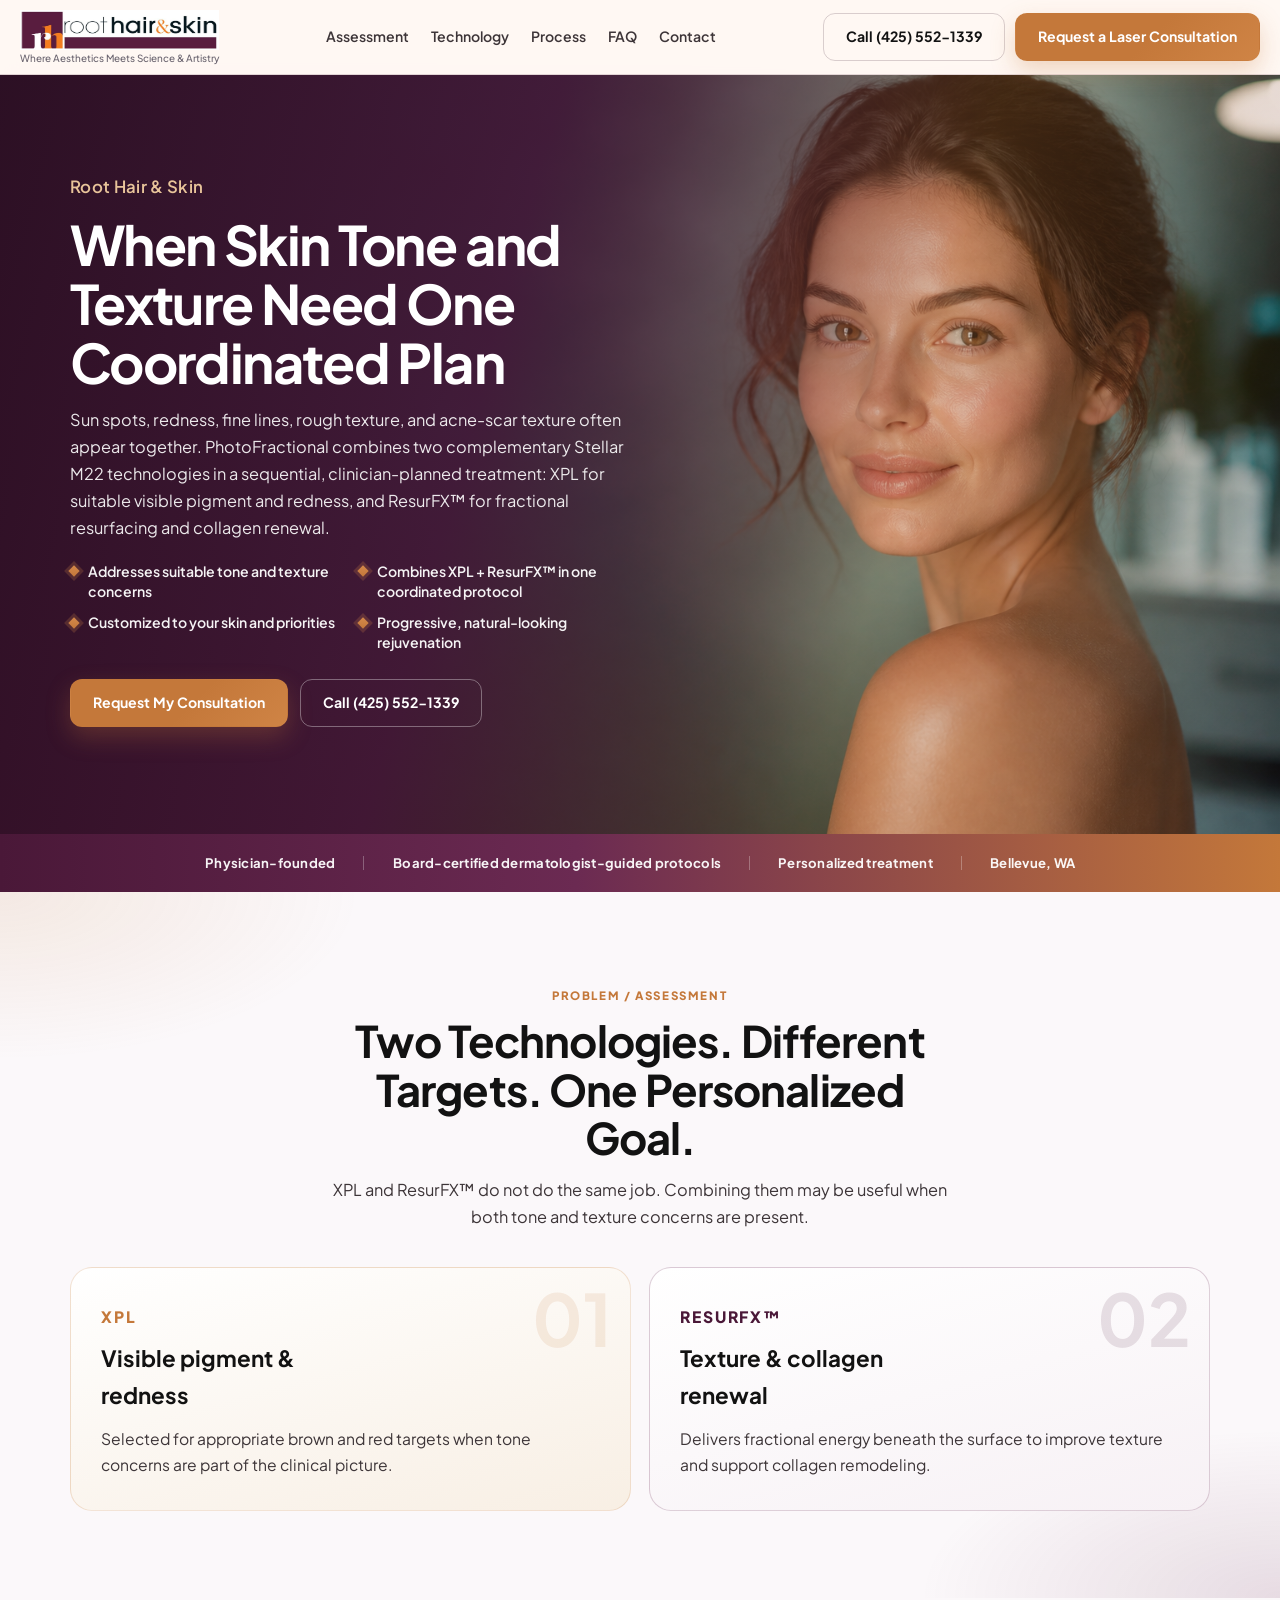
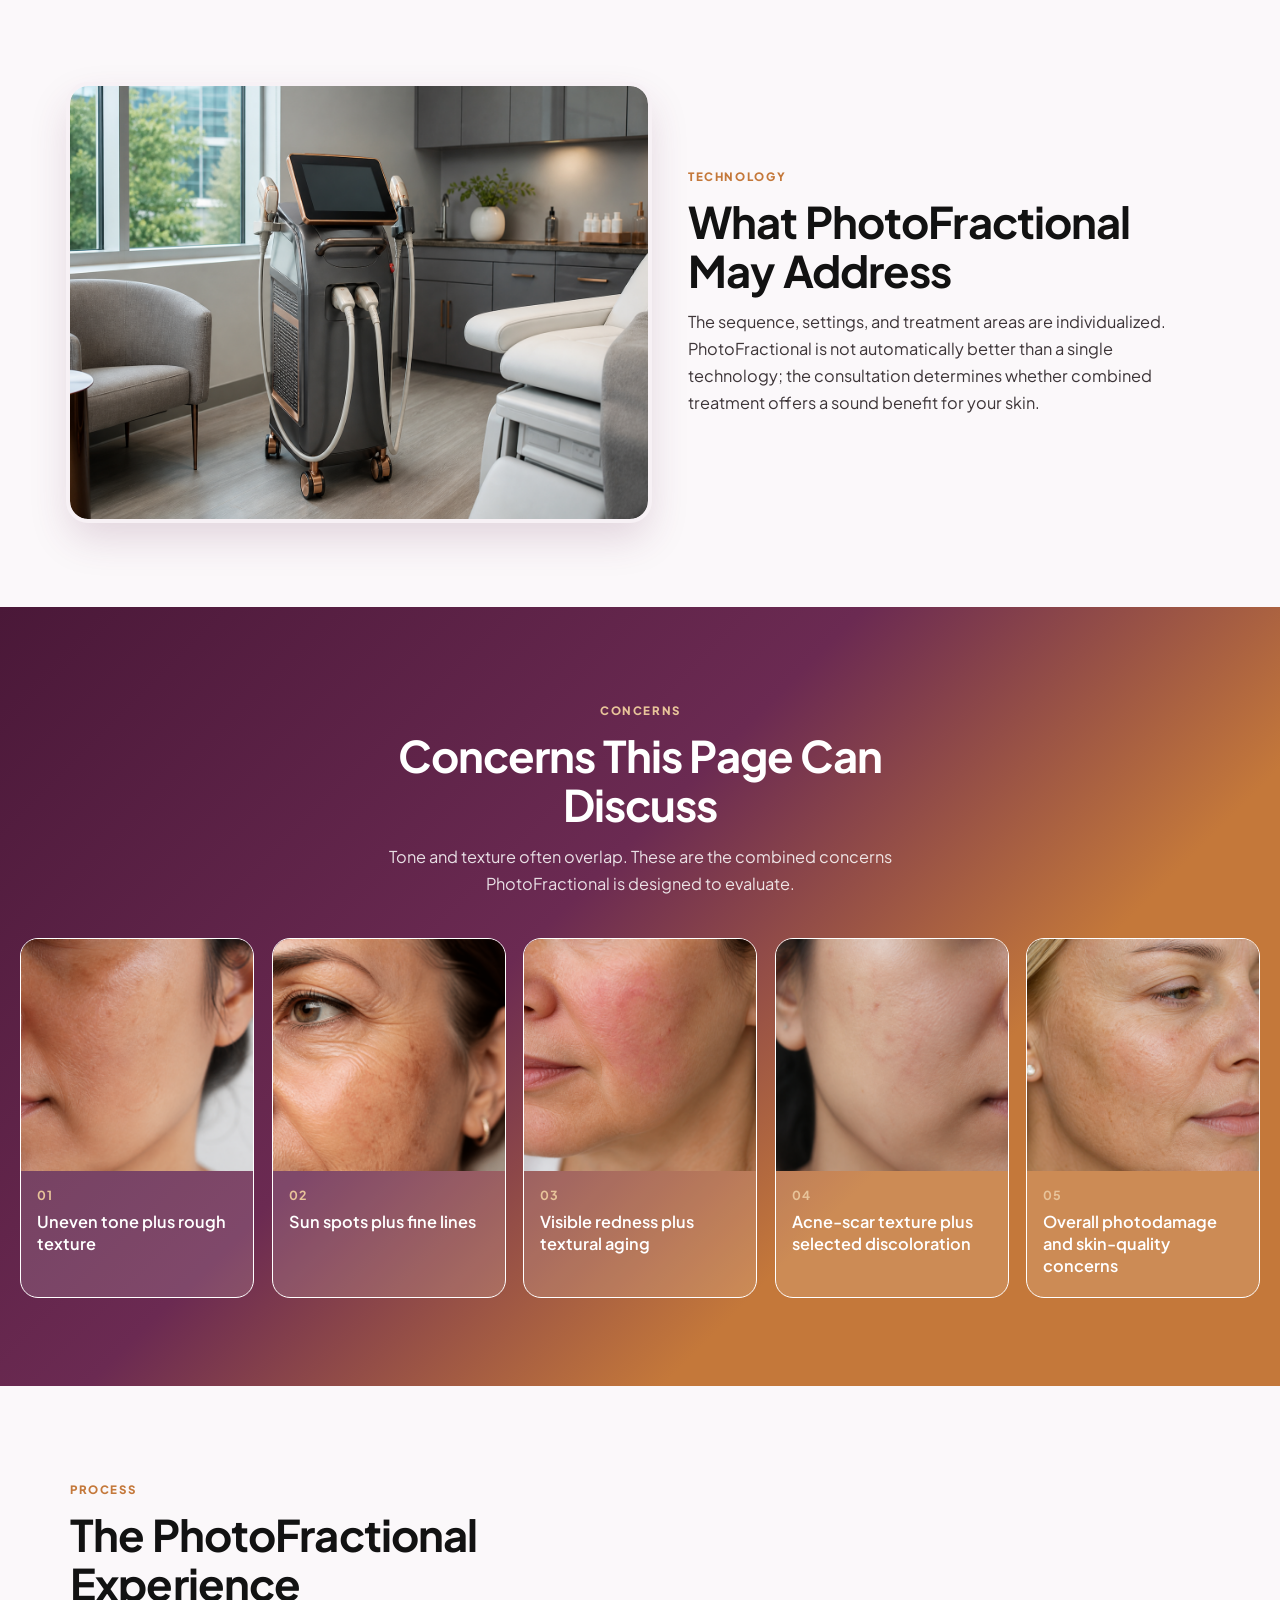
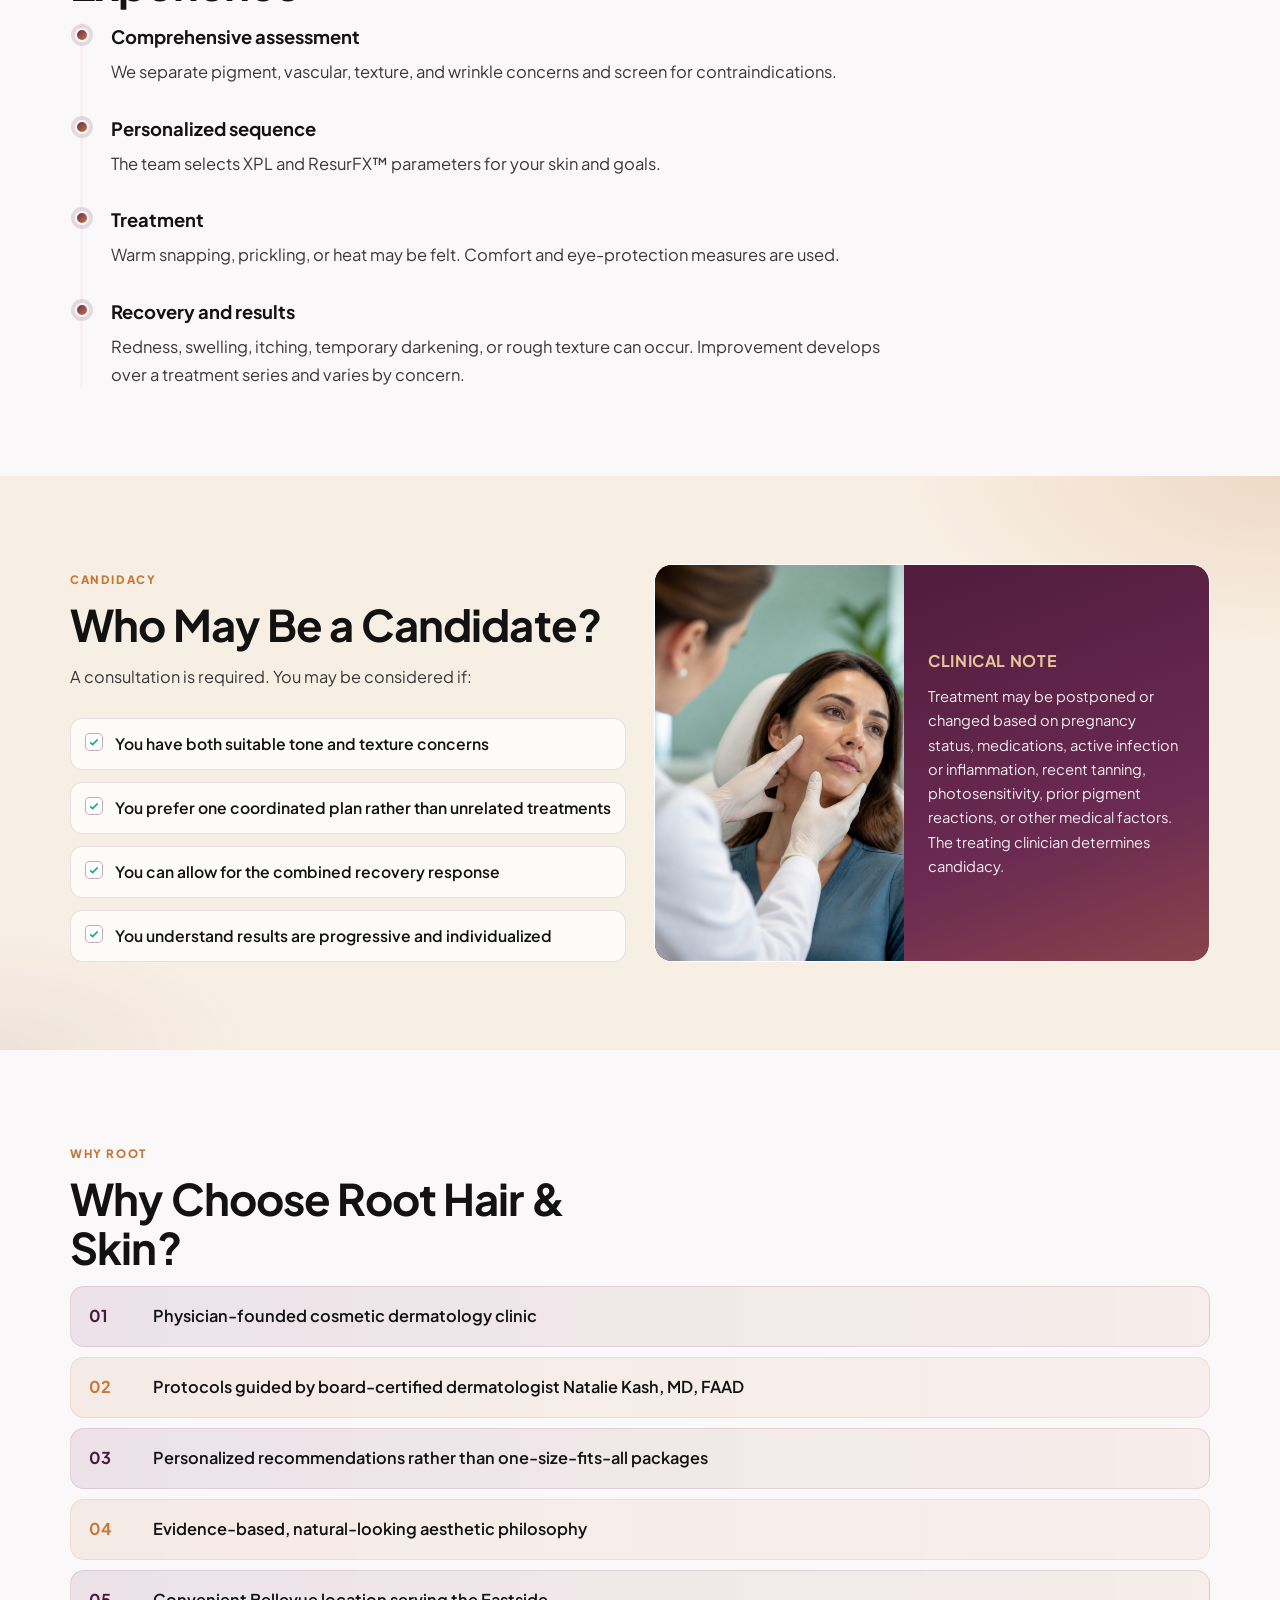
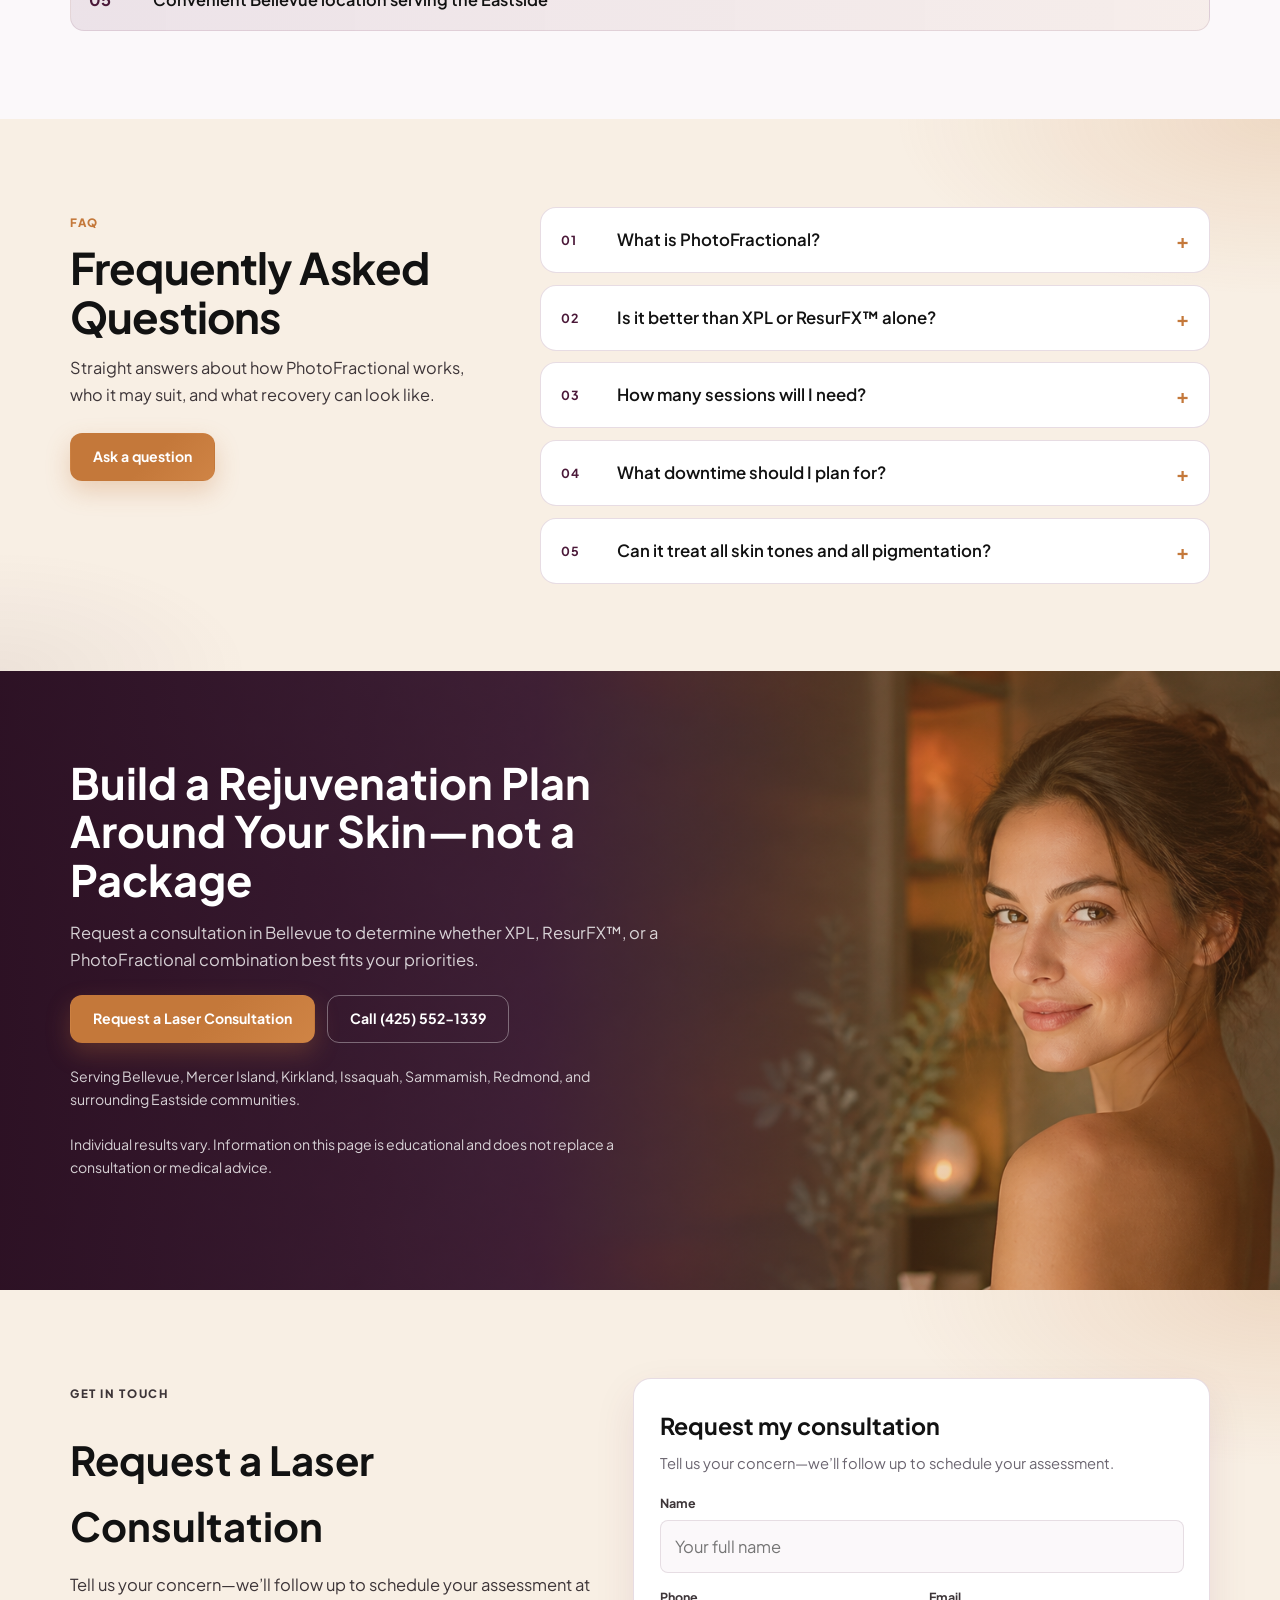
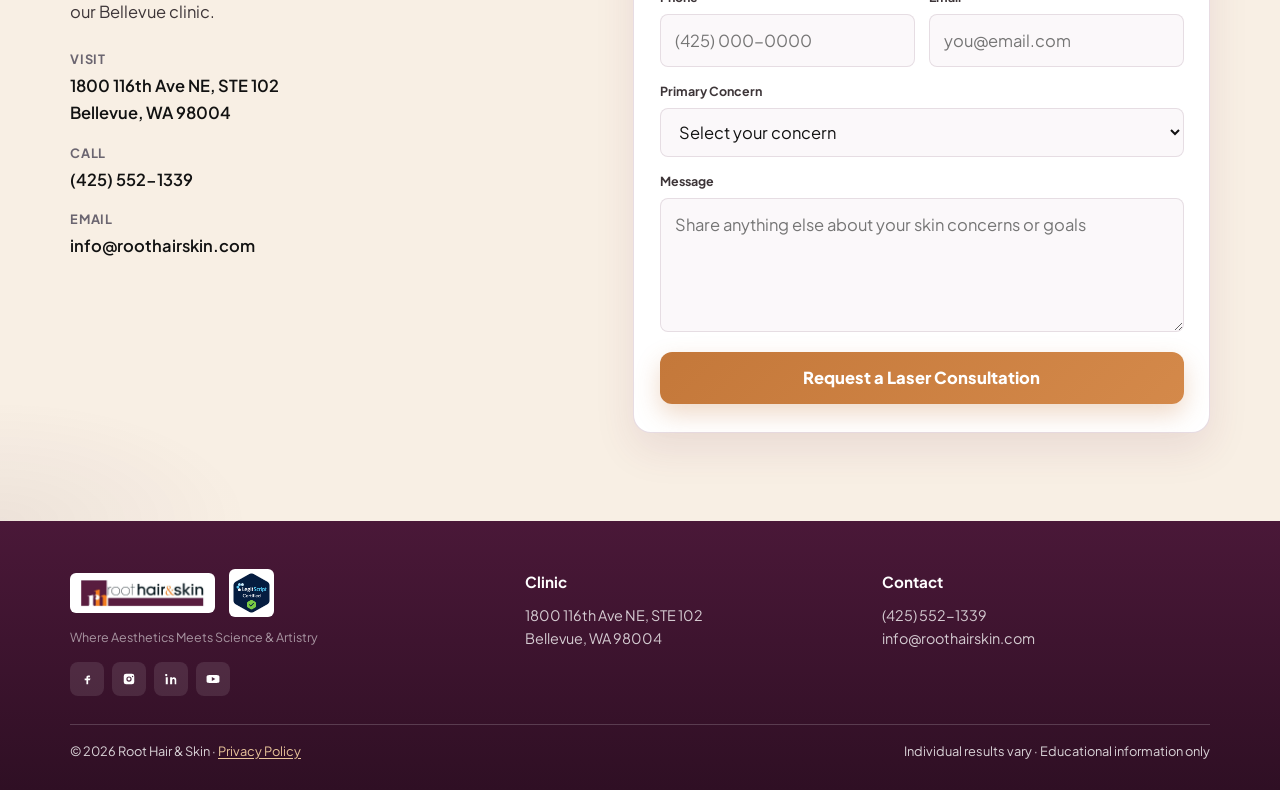
<file: photofractional/index.html>
<!DOCTYPE html>
<html lang="en">
<head>
  <meta charset="UTF-8" />
  <meta name="viewport" content="width=device-width, initial-scale=1.0, viewport-fit=cover" />
  <title>PhotoFractional Skin Rejuvenation Bellevue | Root Hair &amp; Skin</title>
  <meta name="description" content="Address suitable tone and texture concerns with personalized PhotoFractional treatment combining XPL and ResurFX™ at Root Hair &amp; Skin in Bellevue." />
  <link rel="preconnect" href="https://fonts.googleapis.com" />
  <link rel="preconnect" href="https://fonts.gstatic.com" crossorigin />
  <link href="https://fonts.googleapis.com/css2?family=Plus+Jakarta+Sans:wght@400;500;600;700;800&display=swap" rel="stylesheet" />
  <style>
:root {
  --ink: #121212;
  --slate: #3D3538;
  --muted: #6B6570;
  --mist: #FBF8FA;
  --paper: #FBF8FA;
  --white: #FFFFFF;
  --plum: #4A1838;
  --plum-deep: #2F0F24;
  --plum-mid: #6B2A52;
  --teal: #6B2A52;
  --teal-deep: #4A1838;
  --teal-soft: #F7F1F5;
  --coral: #C4783A;
  --coral-deep: #B06830;
  --amber: #D4894A;
  --peach: #F8EFE4;
  --copper: #C4783A;
  --copper-deep: #B06830;
  --copper-soft: #F8EFE4;
  --orange: #C4783A;
  --orange-soft: #F8EFE4;
  --accent-glow: #E8C49A;
  --line: rgba(74, 24, 56, 0.12);
  --max: 1140px;
  --font: "Plus Jakarta Sans", system-ui, sans-serif;
  --display: "Plus Jakarta Sans", system-ui, sans-serif;
}

*, *::before, *::after { box-sizing: border-box; margin: 0; padding: 0; }
html { scroll-behavior: smooth; overflow-x: hidden; }
body {
  font-family: var(--font);
  background:
    radial-gradient(1200px 500px at 10% -10%, rgba(74, 24, 56, 0.08), transparent 55%),
    radial-gradient(900px 420px at 100% 8%, rgba(196, 120, 58, 0.1), transparent 50%),
    var(--paper);
  color: var(--ink);
  line-height: 1.65;
  font-size: 16.5px;
  -webkit-font-smoothing: antialiased;
  overflow-x: hidden;
  padding-top: 74px;
  padding-bottom: 0;
}
img { display: block; max-width: 100%; height: auto; }
a { color: inherit; text-decoration: none; }
button, input, select, textarea { font: inherit; }
.wrap { width: min(100% - 40px, var(--max)); margin-inline: auto; }

.site-header {
  position: fixed; top: 0; left: 0; right: 0; z-index: 100;
  background: rgba(255, 248, 242, 0.92);
  backdrop-filter: blur(14px);
  border-bottom: 1px solid var(--line);
  animation: headerIn 0.55s ease both;
}
.header-inner {
  width: min(100% - 40px, 1280px);
  margin-inline: auto;
  min-height: 74px;
  display: flex; align-items: center; gap: 20px;
}
.brand { display: flex; flex-direction: column; gap: 2px; flex-shrink: 0; }
.brand img { height: 40px; width: auto; }
.brand-tag {
  font-size: 0.62rem; color: var(--muted); font-weight: 500; max-width: 240px; line-height: 1.3;
}
.nav { display: flex; gap: 22px; flex: 1; justify-content: center; }
.nav a { font-size: 0.88rem; font-weight: 600; color: var(--slate); }
.nav a:hover { color: var(--teal); }
.header-actions { display: flex; align-items: center; gap: 10px; margin-left: auto; flex-shrink: 0; }
.menu-toggle {
  display: none; width: 42px; height: 42px; border-radius: 10px;
  border: 1px solid var(--line); background: var(--white); cursor: pointer;
  margin-left: auto; place-items: center;
}
.menu-toggle span { display: block; width: 16px; height: 2px; background: var(--ink); margin: 3px auto; border-radius: 2px; }
.mobile-nav { display: none; padding: 10px 20px 20px; border-top: 1px solid var(--line); background: var(--paper); }
.mobile-nav.open { display: block; }
.mobile-nav a {
  display: block; padding: 12px 0; border-bottom: 1px solid var(--line); font-weight: 600;
}

.btn {
  display: inline-flex; align-items: center; justify-content: center;
  min-height: 48px; padding: 0 22px; border-radius: 12px;
  font-size: 0.88rem; font-weight: 700; border: 1.5px solid transparent;
  cursor: pointer; transition: transform .2s, background .2s, color .2s, border-color .2s, box-shadow .2s;
}
.btn:hover { transform: translateY(-1px); }
.btn-copper {
  background: linear-gradient(135deg, var(--coral) 0%, var(--orange) 55%, var(--amber) 120%);
  color: #fff;
  box-shadow: 0 10px 24px rgba(196, 120, 58, 0.28);
}
.btn-copper:hover { background: linear-gradient(135deg, var(--coral-deep), var(--amber)); }
.btn-ghost {
  background: transparent; color: var(--ink);
  border-color: rgba(47, 15, 36, 0.18);
}
.btn-ghost:hover { border-color: var(--teal); color: var(--teal-deep); background: rgba(107, 42, 82, 0.08); }
.btn-light { background: var(--white); color: var(--ink); }
.btn-light:hover { background: var(--teal-soft); }

.hero {
  position: relative;
  min-height: min(88svh, 760px);
  display: flex;
  align-items: center;
  overflow: hidden;
  color: #fff;
  background:
    linear-gradient(105deg, rgba(47, 15, 36, 0.94) 0%, rgba(74, 24, 56, 0.88) 38%, rgba(196, 120, 58, 0.32) 68%, rgba(47, 15, 36, 0.12) 100%),
    url("/photofractional/assets/hero-desktop-bg.jpg") right center / cover no-repeat;
}
.hero-media { display: none; }
.hero-inner {
  width: min(100% - 40px, var(--max));
  margin: 0 auto;
  padding: 56px 0 64px;
}
.hero-copy {
  max-width: 560px;
  text-align: left;
}
.hero-brand {
  font-family: var(--display);
  font-size: 1.05rem; font-weight: 600;
  letter-spacing: 0.02em;
  color: var(--accent-glow);
  margin-bottom: 14px;
  opacity: 0; animation: rise 0.7s ease 0.05s forwards;
}
.hero h1 {
  font-family: var(--display);
  font-size: clamp(2.35rem, 4.6vw, 3.4rem);
  line-height: 1.08; font-weight: 700;
  letter-spacing: -0.03em;
  margin-bottom: 16px;
  opacity: 0; animation: rise 0.75s ease 0.15s forwards;
}
.hero-lead {
  font-size: 1.02rem; color: rgba(255,255,255,0.9);
  max-width: 36em; margin: 0 0 20px; line-height: 1.65;
  opacity: 0; animation: rise 0.75s ease 0.28s forwards;
}
.hero-bullets {
  list-style: none;
  display: grid;
  grid-template-columns: 1fr 1fr;
  gap: 12px 18px;
  margin: 0 0 26px;
  max-width: 34em;
  text-align: left;
}
.hero-bullets li {
  display: flex; gap: 10px; align-items: flex-start;
  font-size: 0.88rem; font-weight: 600; color: rgba(255,255,255,0.95);
  text-align: left;
  line-height: 1.4;
  opacity: 0;
  animation: rise 0.65s ease forwards;
}
.hero-bullets li:nth-child(1) { animation-delay: 0.32s; }
.hero-bullets li:nth-child(2) { animation-delay: 0.4s; }
.hero-bullets li:nth-child(3) { animation-delay: 0.48s; }
.hero-bullets li:nth-child(4) { animation-delay: 0.56s; }
.hero-bullets li::before {
  content: "";
  width: 8px; height: 8px; margin-top: 0.4em; flex-shrink: 0;
  background: linear-gradient(135deg, var(--amber), var(--coral));
  transform: rotate(45deg);
  box-shadow: 0 0 0 3px rgba(212, 137, 74, 0.22);
}
.hero-ctas {
  display: flex; flex-wrap: wrap; gap: 12px;
  justify-content: flex-start;
  opacity: 0; animation: rise 0.75s ease 0.64s forwards;
}
.hero-ctas .btn-ghost {
  color: #fff; border-color: rgba(255,255,255,0.35);
}
.hero-ctas .btn-ghost:hover {
  border-color: #fff; background: rgba(255,255,255,0.1); color: #fff;
}

.trust {
  background: linear-gradient(90deg, var(--teal-deep) 0%, var(--teal) 45%, var(--orange) 100%);
  color: rgba(255,255,255,0.95);
}
.trust-inner {
  width: min(100% - 40px, var(--max));
  margin: 0 auto;
  padding: 18px 0;
  display: flex; flex-wrap: wrap; justify-content: center; gap: 10px 28px;
  font-size: 0.82rem; font-weight: 700; letter-spacing: 0.02em;
}
.trust-inner span { display: inline-flex; align-items: center; gap: 10px; }
.trust-inner span:not(:last-child)::after {
  content: "";
  width: 1px; height: 14px;
  background: rgba(255,255,255,0.28);
  margin-left: 18px;
}

.section { padding: 88px 0; }
.kicker {
  display: inline-block;
  font-size: 0.72rem; font-weight: 800; letter-spacing: 0.14em;
  text-transform: uppercase; color: var(--coral); margin-bottom: 12px;
}
.section h2 {
  font-family: var(--display);
  font-size: clamp(1.9rem, 3.4vw, 2.75rem);
  line-height: 1.12; font-weight: 700; letter-spacing: -0.02em;
  margin-bottom: 14px; max-width: 18ch;
  color: var(--ink);
}
.lede { color: var(--slate); max-width: 42em; margin-bottom: 28px; font-size: 1.02rem; }

.assessment {
  background:
    radial-gradient(600px 280px at 0% 0%, rgba(196, 120, 58, 0.12), transparent 60%),
    radial-gradient(600px 280px at 100% 100%, rgba(107, 42, 82, 0.14), transparent 60%),
    var(--mist);
}
.assessment-head {
  max-width: 40rem;
  margin: 0 auto 36px;
  text-align: center;
}
.assessment-head h2 { max-width: none; margin-left: auto; margin-right: auto; }
.assessment-head .lede {
  margin-left: auto;
  margin-right: auto;
  margin-bottom: 0;
}
.assess-compare {
  display: grid;
  grid-template-columns: 1fr 1fr;
  gap: 18px;
  align-items: stretch;
}
.assess-tech {
  position: relative;
  padding: 36px 30px 32px;
  border-radius: 22px;
  border: 1px solid transparent;
  overflow: hidden;
}
.assess-tech::before {
  content: attr(data-step);
  position: absolute;
  top: 14px;
  right: 18px;
  font-family: var(--display);
  font-size: clamp(3rem, 6vw, 4.5rem);
  font-weight: 700;
  line-height: 1;
  opacity: 0.12;
  pointer-events: none;
}
.assess-tech h3 {
  font-family: var(--display);
  font-size: 1.4rem;
  font-weight: 700;
  margin-bottom: 12px;
  max-width: 14ch;
}
.assess-tech p { color: var(--slate); font-size: 0.98rem; }
.assess-label {
  font-size: 0.7rem;
  font-weight: 800;
  letter-spacing: 0.12em;
  text-transform: uppercase;
  margin-bottom: 10px;
}
.assess-xpl {
  background: linear-gradient(165deg, #fff 0%, var(--peach) 100%);
  border-color: rgba(196, 120, 58, 0.2);
}
.assess-xpl .assess-label { color: var(--coral); }
.assess-xpl::before { color: var(--coral); }
.assess-resurfx {
  background: linear-gradient(165deg, #fff 0%, var(--teal-soft) 100%);
  border-color: rgba(107, 42, 82, 0.22);
}
.assess-resurfx .assess-label { color: var(--teal-deep); }
.assess-resurfx::before { color: var(--teal-deep); }

.tech-grid {
  display: grid; grid-template-columns: 1.05fr 0.95fr; gap: 40px; align-items: center;
}
.tech-visual {
  aspect-ratio: 4 / 3; overflow: hidden; border-radius: 18px;
  box-shadow: 0 18px 40px rgba(107, 42, 82, 0.18);
  outline: 4px solid var(--teal-soft);
}
.tech-visual img { width: 100%; height: 100%; object-fit: cover; }

.concerns {
  background: linear-gradient(135deg, var(--plum) 0%, var(--plum-mid) 42%, var(--orange) 70%, var(--orange) 140%);
  color: #fff;
}
.concerns-layout {
  display: block;
  width: min(100% - 40px, 1400px);
}
.concerns-intro {
  max-width: 36rem;
  margin: 0 auto 40px;
  text-align: center;
}
.concerns .kicker { color: var(--accent-glow); }
.concerns h2 {
  color: #fff;
  max-width: none;
  margin-left: auto;
  margin-right: auto;
}
.concerns .lede {
  color: rgba(255,255,255,0.85);
  margin: 0 auto;
}
.concern-list {
  list-style: none;
  display: grid;
  grid-template-columns: repeat(5, 1fr);
  gap: 18px;
  border-top: 0;
}
.concern-list > li { margin: 0; padding: 0; min-height: 0; }
.concern-card {
  display: flex;
  flex-direction: column;
  overflow: hidden;
  border-radius: 18px;
  background: rgba(255,255,255,0.14);
  border: 1.5px solid #fff;
  backdrop-filter: blur(8px);
  min-height: 0;
  padding: 0;
  gap: 0;
  height: 100%;
}
.concern-card figure {
  margin: 0;
  aspect-ratio: 1 / 1;
  overflow: hidden;
  background: rgba(0,0,0,0.15);
}
.concern-card img {
  width: 100%;
  height: 100%;
  object-fit: cover;
  display: block;
  transition: transform 0.45s ease;
}
.concern-card:hover img { transform: scale(1.04); }
.concern-card .concern-body {
  display: flex;
  flex-direction: column;
  gap: 10px;
  padding: 18px 16px 20px;
  flex: 1;
}
.concern-list li:last-child {
  grid-column: auto;
  flex-direction: column;
  align-items: stretch;
}
.concern-list .n {
  font-family: var(--display);
  font-size: 0.78rem;
  letter-spacing: 0.1em;
  color: var(--accent-glow);
  font-weight: 700;
  line-height: 1;
}
.concern-card .concern-title {
  font-size: 1.02rem;
  font-weight: 600;
  line-height: 1.35;
  color: #fff;
}

.process { background: var(--paper); }
.process-grid {
  display: grid; gap: 0; border-left: 3px solid var(--teal-soft);
  margin-left: 10px;
}
.step {
  position: relative;
  padding: 0 0 28px 28px;
}
.step:last-child { padding-bottom: 0; }
.step::before {
  content: "";
  position: absolute; left: -8px; top: 6px;
  width: 14px; height: 14px; border-radius: 50%;
  background: linear-gradient(135deg, var(--teal), var(--coral));
  border: 2px solid var(--paper);
  box-shadow: 0 0 0 4px rgba(107, 42, 82, 0.15);
}
.step h3 {
  font-family: var(--display);
  font-size: 1.15rem; font-weight: 700; margin-bottom: 6px;
  color: var(--ink);
}
.step p { color: var(--slate); max-width: 48em; }

.candidate {
  background:
    radial-gradient(700px 320px at 100% 0%, rgba(196, 120, 58, 0.18), transparent 55%),
    radial-gradient(500px 240px at 0% 100%, rgba(74, 24, 56, 0.06), transparent 50%),
    var(--orange-soft);
}
.candidate-grid {
  display: grid; grid-template-columns: 1.05fr 1.05fr; gap: 28px; align-items: stretch;
}
.check-list { list-style: none; display: grid; gap: 12px; margin-top: 8px; }
.check-list li {
  display: flex; gap: 12px; align-items: flex-start;
  font-weight: 600; color: var(--ink); font-size: 0.98rem;
  padding: 12px 14px;
  background: rgba(255,255,255,0.75);
  border-radius: 12px;
  border: 1px solid rgba(107, 42, 82, 0.14);
}
.check-list li::before {
  content: "";
  width: 18px; height: 18px; flex-shrink: 0; margin-top: 2px;
  border: 1.5px solid rgba(107, 42, 82, 0.4);
  border-radius: 5px;
  background:
    url("data:image/svg+xml,%3Csvg xmlns='http://www.w3.org/2000/svg' viewBox='0 0 16 16'%3E%3Cpath fill='none' stroke='%230EA5A0' stroke-width='2' d='M3 8.5l3 3 7-7'/%3E%3C/svg%3E") center / 12px no-repeat,
    #fff;
}
.clinical-note {
  display: grid;
  grid-template-columns: minmax(140px, 0.9fr) 1.1fr;
  gap: 0;
  overflow: hidden;
  background: linear-gradient(160deg, var(--plum) 0%, var(--plum-mid) 70%, var(--orange) 160%);
  color: rgba(255,255,255,0.92);
  padding: 0;
  border-radius: 18px;
  border: 1.5px solid #fff;
  min-height: 100%;
}
.clinical-note figure {
  position: relative;
  margin: 0;
  min-height: 100%;
  overflow: hidden;
  background: rgba(0,0,0,0.12);
}
.clinical-note img {
  position: absolute;
  inset: 0;
  width: 100%;
  height: 100%;
  object-fit: cover;
  display: block;
}
.clinical-note-copy {
  display: flex;
  flex-direction: column;
  justify-content: center;
  padding: 28px 24px;
}
.clinical-note strong {
  display: block; font-family: var(--display);
  font-size: 1rem; color: var(--accent-glow); margin-bottom: 10px; letter-spacing: 0.04em;
  text-transform: uppercase;
}
.clinical-note p { font-size: 0.92rem; line-height: 1.65; margin: 0; }

.why { background: var(--paper); }
.why-list { list-style: none; display: grid; gap: 10px; }
.why-list li {
  display: grid; grid-template-columns: 48px 1fr; gap: 16px;
  padding: 16px 18px;
  border-radius: 14px;
  background: linear-gradient(90deg, rgba(107, 42, 82, 0.1), rgba(196, 120, 58, 0.08));
  border: 1px solid rgba(107, 42, 82, 0.12);
  font-size: 1.02rem; font-weight: 600; align-items: baseline;
}
.why-list li:nth-child(even) {
  background: linear-gradient(90deg, rgba(196, 120, 58, 0.1), rgba(212, 137, 74, 0.08));
  border-color: rgba(196, 120, 58, 0.14);
}
.why-list .n {
  font-family: var(--display); color: var(--teal-deep); font-weight: 700;
}
.why-list li:nth-child(even) .n { color: var(--coral); }

.faq {
  background:
    radial-gradient(700px 320px at 100% 0%, rgba(196, 120, 58, 0.18), transparent 55%),
    radial-gradient(500px 240px at 0% 100%, rgba(74, 24, 56, 0.06), transparent 50%),
    var(--orange-soft);
}
.faq-layout {
  display: grid;
  grid-template-columns: minmax(220px, 0.85fr) 1.35fr;
  gap: 40px 48px;
  align-items: start;
}
.faq-intro h2 { max-width: 12ch; }
.faq-intro .lede { margin-bottom: 20px; }
.faq-intro .btn { margin-top: 4px; }
.faq-list { display: grid; gap: 12px; max-width: none; }
.faq-item {
  background: var(--white);
  border: 1.5px solid rgba(107, 42, 82, 0.16);
  border-radius: 16px;
  overflow: hidden;
}
.faq-q {
  width: 100%; text-align: left; background: none; border: 0; cursor: pointer;
  padding: 18px 20px; display: grid;
  grid-template-columns: 42px 1fr auto;
  align-items: center;
  gap: 14px;
  font-family: var(--display); font-size: 1.05rem; font-weight: 600; color: var(--ink);
}
.faq-q .faq-n {
  font-size: 0.78rem;
  letter-spacing: 0.08em;
  color: var(--teal-deep);
  font-weight: 700;
}
.faq-q .plus {
  color: var(--coral);
  font-weight: 700;
  font-size: 1.25rem;
  line-height: 1;
  transition: transform 0.2s ease;
}
.faq-a {
  display: none;
  padding: 0 20px 18px 76px;
  color: var(--slate);
  font-size: 0.96rem;
}
.faq-item.open .faq-a { display: block; }
.faq-item.open .faq-q .plus { transform: rotate(45deg); }

.final {
  background:
    linear-gradient(90deg, rgba(47, 15, 36, 0.92) 0%, rgba(74, 24, 56, 0.72) 42%, rgba(196, 120, 58, 0.28) 72%, rgba(196, 120, 58, 0.18) 100%),
    url("/photofractional/assets/final-cta-bg.jpg") right center / cover no-repeat;
  color: #fff; padding: 88px 0;
  overflow: hidden;
}
.final h2 {
  font-family: var(--display);
  font-size: clamp(1.9rem, 3.5vw, 2.7rem);
  line-height: 1.12; font-weight: 700; max-width: 18ch; margin-bottom: 14px;
}
.final p { color: rgba(255,255,255,0.8); max-width: 40em; margin-bottom: 22px; }
.final-ctas { display: flex; flex-wrap: wrap; gap: 12px; margin-bottom: 22px; }
.final .btn-ghost {
  color: #fff; border-color: rgba(255,255,255,0.35);
}
.final .btn-ghost:hover { border-color: #fff; background: rgba(255,255,255,0.1); color: #fff; }
.serving-note, .edu-disclaimer {
  font-size: 0.88rem; color: rgba(255,255,255,0.65); max-width: 48em;
}
.edu-disclaimer { margin-top: 6px; }

.contact {
  padding: 88px 0;
  background:
    radial-gradient(700px 320px at 100% 0%, rgba(196, 120, 58, 0.18), transparent 55%),
    radial-gradient(500px 240px at 0% 100%, rgba(74, 24, 56, 0.06), transparent 50%),
    var(--orange-soft);
}
.contact-grid {
  display: grid; grid-template-columns: 0.95fr 1.05fr; gap: 40px; align-items: start;
}
.contact-info h2 {
  font-family: var(--display);
  font-size: clamp(1.9rem, 3.4vw, 2.5rem);
  max-width: 12ch; margin-bottom: 12px;
}
.contact-info > p { color: var(--slate); margin-bottom: 24px; max-width: 34em; }
.contact-details { display: grid; gap: 16px; }
.contact-detail { display: flex; gap: 12px; align-items: flex-start; }
.contact-detail strong {
  display: block; font-size: 0.8rem; letter-spacing: 0.06em; text-transform: uppercase; color: var(--muted); margin-bottom: 2px;
}
.contact-detail p, .contact-detail a { font-weight: 600; }
.contact-detail a:hover { color: var(--teal); }
.lead-form {
  background: var(--white);
  border: 1px solid rgba(107, 42, 82, 0.16);
  padding: 28px 26px;
  border-radius: 18px;
  box-shadow: 0 16px 40px rgba(107, 42, 82, 0.1);
}
.lead-form h2 {
  font-family: var(--display);
  font-size: 1.45rem; margin-bottom: 6px; max-width: none;
}
.lead-form .sub { color: var(--muted); font-size: 0.92rem; margin-bottom: 18px; }
.form-grid { display: grid; gap: 14px; }
.form-row { display: grid; grid-template-columns: 1fr 1fr; gap: 14px; }
.field { display: flex; flex-direction: column; gap: 6px; }
.field label { font-size: 0.78rem; font-weight: 700; color: var(--slate); }
.field input, .field select, .field textarea {
  width: 100%; border: 1px solid var(--line); border-radius: 8px;
  padding: 12px 14px; background: var(--paper); color: var(--ink);
}
.field input:focus, .field select:focus, .field textarea:focus {
  outline: 2px solid rgba(107, 42, 82, 0.35); border-color: var(--teal);
}
.btn-submit {
  width: 100%; min-height: 52px; margin-top: 6px; border: 0; border-radius: 12px;
  background: linear-gradient(135deg, var(--coral), var(--amber));
  color: #fff; font-weight: 800; cursor: pointer;
  box-shadow: 0 10px 24px rgba(196, 120, 58, 0.28);
}
.btn-submit:hover { background: linear-gradient(135deg, var(--coral-deep), var(--amber)); }
.btn-submit:disabled { opacity: 0.7; cursor: wait; }
.form-success {
  display: none; padding: 18px; border-radius: 8px;
  background: var(--copper-soft); color: var(--ink); margin-top: 12px;
}
.lead-form.submitted .form-grid,
.lead-form.submitted h2,
.lead-form.submitted .sub,
.lead-form.submitted .btn-submit { display: none; }
.lead-form.submitted .form-success { display: block; }

.site-footer {
  background: linear-gradient(180deg, var(--plum) 0%, var(--plum-deep) 100%);
  color: rgba(255,255,255,0.78); padding: 48px 0 28px;
}
.footer-inner {
  width: min(100% - 40px, var(--max));
  margin: 0 auto;
  display: grid; grid-template-columns: 1.3fr 1fr 1fr; gap: 28px;
}
.footer-brand-row { display: flex; align-items: center; gap: 14px; margin-bottom: 10px; }
.footer-logo {
  height: 40px; width: auto; background: #fff; padding: 6px 10px; border-radius: 6px;
}
.cert-seal img { height: 48px; width: auto; background: #fff; padding: 4px; border-radius: 6px; }
.footer-tag { font-size: 0.78rem; color: rgba(255,255,255,0.55); margin-bottom: 14px; }
.footer-socials { display: flex; gap: 8px; }
.footer-socials a {
  width: 34px; height: 34px; border-radius: 8px;
  display: grid; place-items: center;
  background: rgba(255,255,255,0.1); color: #fff;
}
.footer-socials a:hover { background: var(--coral); }
.footer-socials svg { width: 14px; height: 14px; fill: currentColor; }
.footer-col h4 {
  font-family: var(--display); font-size: 0.95rem; color: #fff; margin-bottom: 10px;
}
.footer-col p, .footer-col a { font-size: 0.9rem; line-height: 1.6; color: rgba(255,255,255,0.78); }
.footer-col a:hover { color: #fff; }
.footer-bottom {
  width: min(100% - 40px, var(--max));
  margin: 28px auto 0; padding-top: 16px;
  border-top: 1px solid rgba(255,255,255,0.18);
  display: flex; flex-wrap: wrap; gap: 8px 16px; justify-content: space-between;
  font-size: 0.8rem; color: rgba(255,255,255,0.82);
  opacity: 1;
}
.footer-bottom > * {
  opacity: 1 !important;
  transform: none !important;
  filter: none !important;
  visibility: visible;
}
.footer-bottom a {
  color: var(--accent-glow);
  text-decoration: underline; text-underline-offset: 2px;
}
.footer-bottom a:hover { color: #fff; }

.mobile-island-dock {
  display: none;
  position: fixed; left: 0; right: 0; bottom: 0; z-index: 200;
  padding: 12px 16px calc(12px + env(safe-area-inset-bottom, 0px));
  pointer-events: none; box-sizing: border-box;
}
.mobile-island {
  pointer-events: auto;
  display: flex; align-items: center; gap: 8px;
  padding: 8px; width: 100%; max-width: 420px; margin-inline: auto;
  border-radius: 999px; background: var(--plum);
  border: 1px solid rgba(255,255,255,0.14);
  box-shadow: 0 16px 40px rgba(74, 24, 56, 0.35);
}
.island-consult {
  flex: 1; min-height: 46px; border-radius: 999px;
  display: inline-flex; align-items: center; justify-content: center;
  background: linear-gradient(135deg, var(--coral), var(--amber));
  color: #fff;
  font-size: 0.78rem; font-weight: 800; padding: 0 14px;
}
.island-call {
  min-width: 72px; min-height: 46px; padding: 0 16px; border-radius: 999px;
  display: grid; place-items: center;
  background: var(--teal); color: #fff;
  font-size: 0.82rem; font-weight: 800;
}

.reveal {
  opacity: 0;
  transform: translateY(22px);
  transition: opacity 0.7s cubic-bezier(0.22, 1, 0.36, 1), transform 0.7s cubic-bezier(0.22, 1, 0.36, 1), filter 0.7s ease;
  will-change: opacity, transform;
}
.reveal.reveal-left { transform: translateX(-28px); }
.reveal.reveal-right { transform: translateX(28px); }
.reveal.reveal-scale { transform: scale(0.94); }
.reveal.reveal-fade { transform: none; }
.reveal.in {
  opacity: 1;
  transform: none;
  filter: none;
}
.assess-tech,
.concern-card,
.check-list li,
.why-list li,
.faq-item,
.step,
.clinical-note {
  transition: transform 0.35s ease, box-shadow 0.35s ease, border-color 0.35s ease;
}
.assess-tech:hover,
.concern-card:hover,
.check-list li:hover,
.why-list li:hover,
.faq-item:hover {
  transform: translateY(-3px);
  box-shadow: 0 14px 32px rgba(74, 24, 56, 0.12);
}
.mobile-island-dock {
  animation: islandIn 0.55s ease 0.35s both;
}

@keyframes rise {
  from { opacity: 0; transform: translateY(16px); }
  to { opacity: 1; transform: none; }
}
@keyframes headerIn {
  from { opacity: 0; transform: translateY(-16px); }
  to { opacity: 1; transform: none; }
}
@keyframes islandIn {
  from { opacity: 0; transform: translateY(24px); }
  to { opacity: 1; transform: none; }
}

@media (max-width: 1100px) and (min-width: 981px) {
  .concern-list { grid-template-columns: repeat(3, 1fr); }
  .concern-list li:nth-child(4),
  .concern-list li:nth-child(5) { grid-column: span 1; }
  .concern-list li:last-child { grid-column: auto; }
}

@media (max-width: 980px) {
  .nav, .header-actions { display: none; }
  .menu-toggle { display: grid; }
  .hero {
    min-height: calc(100svh - 74px);
    display: flex;
    align-items: center;
    justify-content: center;
    background:
      linear-gradient(105deg, rgba(47, 15, 36, 0.88) 0%, rgba(47, 15, 36, 0.78) 48%, rgba(47, 15, 36, 0.45) 72%, rgba(196, 120, 58, 0.28) 100%),
      url("/photofractional/assets/hero-mobile-bg.jpg") right center / cover no-repeat;
  }
  .hero-media { display: none; }
  .hero-inner {
    padding: 28px 0 36px;
    width: min(100% - 40px, var(--max));
    display: flex;
    align-items: center;
    justify-content: center;
  }
  .hero-copy {
    max-width: none;
    width: 100%;
    text-align: center;
  }
  .hero-brand { margin-inline: auto; }
  .hero h1 {
    font-size: clamp(2.05rem, 7.5vw, 2.55rem);
    margin-inline: auto;
  }
  .hero-lead { margin-inline: auto; }
  .hero-bullets {
    grid-template-columns: 1fr 1fr;
    max-width: 100%;
    margin-inline: auto;
    gap: 10px 12px;
    text-align: left;
  }
  .hero-bullets li { font-size: 0.82rem; }
  .hero-ctas { justify-content: center; width: 100%; }
  .hero-ctas .btn-copper { width: 100%; }
  .hero-ctas .btn-ghost { display: none; }
  .trust-inner {
    display: flex;
    flex-direction: column;
    align-items: stretch;
    gap: 0;
    padding: 6px 0;
    text-align: left;
  }
  .trust-inner span {
    display: block;
    padding: 12px 0;
    font-size: 0.84rem;
    line-height: 1.35;
    border-bottom: 1px solid rgba(255,255,255,0.18);
  }
  .trust-inner span:last-child { border-bottom: 0; }
  .trust-inner span:not(:last-child)::after { display: none; }
  .assess-compare, .tech-grid, .candidate-grid, .contact-grid, .footer-inner,
  .faq-layout {
    grid-template-columns: 1fr;
  }
  .faq-intro h2 { max-width: none; }
  .faq-a { padding-left: 20px; }
  .clinical-note {
    grid-template-columns: 1fr;
  }
  .clinical-note figure {
    aspect-ratio: 16 / 10;
    min-height: 0;
  }
  .clinical-note img {
    position: absolute;
  }
  .concerns-intro { text-align: left; margin-left: 0; margin-right: 0; }
  .concerns h2, .concerns .lede { margin-left: 0; margin-right: 0; }
  .concern-list {
    grid-template-columns: 1fr 1fr;
  }
  .concern-list li:last-child {
    grid-column: 1 / -1;
  }
  .concern-list li:last-child .concern-card {
    display: grid;
    grid-template-columns: 140px 1fr;
    align-items: stretch;
  }
  .concern-list li:last-child figure {
    aspect-ratio: auto;
    min-height: 100%;
  }
  .concern-list li:last-child .concern-body {
    justify-content: center;
  }
  .section, .final, .contact { padding: 64px 0; }
  .final {
    background:
      linear-gradient(180deg, rgba(47, 15, 36, 0.88) 0%, rgba(74, 24, 56, 0.78) 55%, rgba(196, 120, 58, 0.45) 100%),
      url("/photofractional/assets/final-cta-bg.jpg") 72% center / cover no-repeat;
  }
  .section h2 { max-width: none; }
  .mobile-island-dock { display: block; }
  body { padding-bottom: calc(100px + env(safe-area-inset-bottom, 0px)); }
  .form-row { grid-template-columns: 1fr; }
  .final h2 { max-width: none; }
}

@media (prefers-reduced-motion: reduce) {
  *, *::before, *::after { animation: none !important; transition: none !important; }
  .reveal, .hero-brand, .hero h1, .hero-lead, .hero-bullets, .hero-bullets li, .hero-ctas,
  .site-header, .mobile-island-dock {
    opacity: 1 !important; transform: none !important; animation: none !important; filter: none !important;
  }
}

  </style>
</head>
<body>
  <header class="site-header">
    <div class="header-inner">
      <a class="brand" href="#top" aria-label="Root Hair &amp; Skin home">
        <img src="/photofractional/assets/logo.jpg" alt="Root Hair &amp; Skin" width="220" height="48" />
        <span class="brand-tag">Where Aesthetics Meets Science &amp; Artistry</span>
      </a>
      <nav class="nav" aria-label="Primary">
        <a href="#assessment">Assessment</a>
        <a href="#technology">Technology</a>
        <a href="#process">Process</a>
        <a href="#faq">FAQ</a>
        <a href="#contact">Contact</a>
      </nav>
      <div class="header-actions">
        <a class="btn btn-ghost" href="tel:+14255521339">Call (425) 552-1339</a>
        <a class="btn btn-copper" href="#contact">Request a Laser Consultation</a>
      </div>
      <button class="menu-toggle" type="button" aria-label="Open menu" aria-expanded="false">
        <span></span><span></span><span></span>
      </button>
    </div>
    <div class="mobile-nav" id="mobileNav">
      <a href="#assessment">Assessment</a>
      <a href="#technology">Technology</a>
      <a href="#process">Process</a>
      <a href="#faq">FAQ</a>
      <a href="#contact">Contact</a>
      <a class="btn btn-ghost" href="tel:+14255521339" style="width:100%;margin-top:12px;text-align:center;">Call (425) 552-1339</a>
      <a class="btn btn-copper" href="#contact" style="width:100%;margin-top:8px;text-align:center;">Request a Laser Consultation</a>
    </div>
  </header>

  <main id="top">
    <section class="hero" aria-label="PhotoFractional skin rejuvenation">
      <div class="hero-media" aria-hidden="true">
        <img src="/photofractional/assets/hero-desktop-bg.jpg" alt="" width="1600" height="900" />
      </div>
      <div class="hero-inner">
        <div class="hero-copy">
          <p class="hero-brand">Root Hair &amp; Skin</p>
          <h1>When Skin Tone and Texture Need One Coordinated Plan</h1>
          <p class="hero-lead">Sun spots, redness, fine lines, rough texture, and acne-scar texture often appear together. PhotoFractional combines two complementary Stellar M22 technologies in a sequential, clinician-planned treatment: XPL for suitable visible pigment and redness, and ResurFX™ for fractional resurfacing and collagen renewal.</p>
          <ul class="hero-bullets">
            <li>Addresses suitable tone and texture concerns</li>
            <li>Combines XPL + ResurFX™ in one coordinated protocol</li>
            <li>Customized to your skin and priorities</li>
            <li>Progressive, natural-looking rejuvenation</li>
          </ul>
          <div class="hero-ctas">
            <a class="btn btn-copper" href="#contact">Request My Consultation</a>
            <a class="btn btn-ghost" href="tel:+14255521339">Call (425) 552-1339</a>
          </div>
        </div>
      </div>
    </section>

    <div class="trust">
      <div class="trust-inner">
        <span>Physician-founded</span>
        <span>Board-certified dermatologist-guided protocols</span>
        <span>Personalized treatment</span>
        <span>Bellevue, WA</span>
      </div>
    </div>

    <section class="section assessment" id="assessment" aria-labelledby="assessment-title">
      <div class="wrap">
        <div class="assessment-head">
          <p class="kicker reveal">Problem / assessment</p>
          <h2 class="reveal" id="assessment-title">Two Technologies. Different Targets. One Personalized Goal.</h2>
          <p class="lede reveal">XPL and ResurFX™ do not do the same job. Combining them may be useful when both tone and texture concerns are present.</p>
        </div>
        <div class="assess-compare reveal">
          <article class="assess-tech assess-xpl" data-step="01">
            <p class="assess-label">XPL</p>
            <h3>Visible pigment &amp; redness</h3>
            <p>Selected for appropriate brown and red targets when tone concerns are part of the clinical picture.</p>
          </article>
          <article class="assess-tech assess-resurfx" data-step="02">
            <p class="assess-label">ResurFX™</p>
            <h3>Texture &amp; collagen renewal</h3>
            <p>Delivers fractional energy beneath the surface to improve texture and support collagen remodeling.</p>
          </article>
        </div>
      </div>
    </section>

    <section class="section" id="technology" aria-labelledby="tech-title">
      <div class="wrap tech-grid">
        <div class="tech-visual reveal">
          <img src="/photofractional/assets/device.jpg" alt="Stellar M22 treatment technology at Root Hair &amp; Skin" width="1200" height="900" loading="lazy" />
        </div>
        <div class="reveal">
          <p class="kicker">Technology</p>
          <h2 id="tech-title">What PhotoFractional May Address</h2>
          <p class="lede">The sequence, settings, and treatment areas are individualized. PhotoFractional is not automatically better than a single technology; the consultation determines whether combined treatment offers a sound benefit for your skin.</p>
        </div>
      </div>
    </section>

    <section class="section concerns" aria-labelledby="concerns-title">
      <div class="wrap concerns-layout">
        <div class="concerns-intro">
          <p class="kicker reveal">Concerns</p>
          <h2 class="reveal" id="concerns-title">Concerns This Page Can Discuss</h2>
          <p class="lede reveal">Tone and texture often overlap. These are the combined concerns PhotoFractional is designed to evaluate.</p>
        </div>
        <ol class="concern-list reveal">
          <li>
            <article class="concern-card">
              <figure>
                <img src="/photofractional/assets/concern-01-tone-texture.jpg" alt="Uneven skin tone and rough texture" width="800" height="600" loading="lazy" />
              </figure>
              <div class="concern-body">
                <span class="n">01</span>
                <span class="concern-title">Uneven tone plus rough texture</span>
              </div>
            </article>
          </li>
          <li>
            <article class="concern-card">
              <figure>
                <img src="/photofractional/assets/concern-02-sunspots.jpg" alt="Sun spots and fine lines" width="800" height="600" loading="lazy" />
              </figure>
              <div class="concern-body">
                <span class="n">02</span>
                <span class="concern-title">Sun spots plus fine lines</span>
              </div>
            </article>
          </li>
          <li>
            <article class="concern-card">
              <figure>
                <img src="/photofractional/assets/concern-03-redness.jpg" alt="Visible redness and textural aging" width="800" height="600" loading="lazy" />
              </figure>
              <div class="concern-body">
                <span class="n">03</span>
                <span class="concern-title">Visible redness plus textural aging</span>
              </div>
            </article>
          </li>
          <li>
            <article class="concern-card">
              <figure>
                <img src="/photofractional/assets/concern-04-acne-scar.jpg" alt="Acne-scar texture and discoloration" width="800" height="600" loading="lazy" />
              </figure>
              <div class="concern-body">
                <span class="n">04</span>
                <span class="concern-title">Acne-scar texture plus selected discoloration</span>
              </div>
            </article>
          </li>
          <li>
            <article class="concern-card">
              <figure>
                <img src="/photofractional/assets/concern-05-photodamage.jpg" alt="Photodamage and skin-quality concerns" width="800" height="600" loading="lazy" />
              </figure>
              <div class="concern-body">
                <span class="n">05</span>
                <span class="concern-title">Overall photodamage and skin-quality concerns</span>
              </div>
            </article>
          </li>
        </ol>
      </div>
    </section>

    <section class="section process" id="process" aria-labelledby="process-title">
      <div class="wrap">
        <p class="kicker reveal">Process</p>
        <h2 class="reveal" id="process-title">The PhotoFractional Experience</h2>
        <div class="process-grid reveal">
          <article class="step">
            <h3>Comprehensive assessment</h3>
            <p>We separate pigment, vascular, texture, and wrinkle concerns and screen for contraindications.</p>
          </article>
          <article class="step">
            <h3>Personalized sequence</h3>
            <p>The team selects XPL and ResurFX™ parameters for your skin and goals.</p>
          </article>
          <article class="step">
            <h3>Treatment</h3>
            <p>Warm snapping, prickling, or heat may be felt. Comfort and eye-protection measures are used.</p>
          </article>
          <article class="step">
            <h3>Recovery and results</h3>
            <p>Redness, swelling, itching, temporary darkening, or rough texture can occur. Improvement develops over a treatment series and varies by concern.</p>
          </article>
        </div>
      </div>
    </section>

    <section class="section candidate" id="candidate" aria-labelledby="candidate-title">
      <div class="wrap candidate-grid">
        <div class="reveal">
          <p class="kicker">Candidacy</p>
          <h2 id="candidate-title">Who May Be a Candidate?</h2>
          <p class="lede">A consultation is required. You may be considered if:</p>
          <ul class="check-list">
            <li>You have both suitable tone and texture concerns</li>
            <li>You prefer one coordinated plan rather than unrelated treatments</li>
            <li>You can allow for the combined recovery response</li>
            <li>You understand results are progressive and individualized</li>
          </ul>
        </div>
        <aside class="clinical-note reveal">
          <figure>
            <img src="/photofractional/assets/clinical-note.jpg" alt="Clinician assessing skin during a consultation" width="900" height="1200" loading="lazy" />
          </figure>
          <div class="clinical-note-copy">
            <strong>Clinical note</strong>
            <p>Treatment may be postponed or changed based on pregnancy status, medications, active infection or inflammation, recent tanning, photosensitivity, prior pigment reactions, or other medical factors. The treating clinician determines candidacy.</p>
          </div>
        </aside>
      </div>
    </section>

    <section class="section why" id="why" aria-labelledby="why-title">
      <div class="wrap">
        <p class="kicker reveal">Why Root</p>
        <h2 class="reveal" id="why-title">Why Choose Root Hair &amp; Skin?</h2>
        <ol class="why-list reveal">
          <li><span class="n">01</span><span>Physician-founded cosmetic dermatology clinic</span></li>
          <li><span class="n">02</span><span>Protocols guided by board-certified dermatologist Natalie Kash, MD, FAAD</span></li>
          <li><span class="n">03</span><span>Personalized recommendations rather than one-size-fits-all packages</span></li>
          <li><span class="n">04</span><span>Evidence-based, natural-looking aesthetic philosophy</span></li>
          <li><span class="n">05</span><span>Convenient Bellevue location serving the Eastside</span></li>
        </ol>
      </div>
    </section>

    <section class="section faq" id="faq" aria-labelledby="faq-title">
      <div class="wrap faq-layout">
        <div class="faq-intro">
          <p class="kicker reveal">FAQ</p>
          <h2 class="reveal" id="faq-title">Frequently Asked Questions</h2>
          <p class="lede reveal">Straight answers about how PhotoFractional works, who it may suit, and what recovery can look like.</p>
          <a class="btn btn-copper reveal" href="#contact">Ask a question</a>
        </div>
        <div class="faq-list">
          <div class="faq-item reveal">
            <button class="faq-q" type="button" aria-expanded="false"><span class="faq-n">01</span><span>What is PhotoFractional?</span><span class="plus">+</span></button>
            <div class="faq-a"><p>It is a sequential approach combining XPL intense pulsed light with ResurFX™ non-ablative fractional resurfacing to address different tone and texture targets.</p></div>
          </div>
          <div class="faq-item reveal">
            <button class="faq-q" type="button" aria-expanded="false"><span class="faq-n">02</span><span>Is it better than XPL or ResurFX™ alone?</span><span class="plus">+</span></button>
            <div class="faq-a"><p>Not for everyone. If your concern is only pigment/redness or only texture, one technology may be more appropriate. The benefit depends on your clinical assessment.</p></div>
          </div>
          <div class="faq-item reveal">
            <button class="faq-q" type="button" aria-expanded="false"><span class="faq-n">03</span><span>How many sessions will I need?</span><span class="plus">+</span></button>
            <div class="faq-a"><p>Published manufacturer information commonly discusses a series, and Root’s general laser/IPL guidance also describes series-based care. Your clinician will set the number and interval.</p></div>
          </div>
          <div class="faq-item reveal">
            <button class="faq-q" type="button" aria-expanded="false"><span class="faq-n">04</span><span>What downtime should I plan for?</span><span class="plus">+</span></button>
            <div class="faq-a"><p>The combined approach can cause redness, swelling, darkening of pigment, itching, and rough texture. Duration depends on settings and individual response.</p></div>
          </div>
          <div class="faq-item reveal">
            <button class="faq-q" type="button" aria-expanded="false"><span class="faq-n">05</span><span>Can it treat all skin tones and all pigmentation?</span><span class="plus">+</span></button>
            <div class="faq-a"><p>No universal suitability claim should be made. Skin tone, pigment type, recent sun exposure, medications, and history all influence candidacy and settings.</p></div>
          </div>
        </div>
      </div>
    </section>

    <section class="final" aria-labelledby="final-title">
      <div class="wrap">
        <h2 class="reveal" id="final-title">Build a Rejuvenation Plan Around Your Skin—not a Package</h2>
        <p class="reveal">Request a consultation in Bellevue to determine whether XPL, ResurFX™, or a PhotoFractional combination best fits your priorities.</p>
        <div class="final-ctas reveal">
          <a class="btn btn-copper" href="#contact">Request a Laser Consultation</a>
          <a class="btn btn-ghost" href="tel:+14255521339">Call (425) 552-1339</a>
        </div>
        <p class="serving-note reveal">Serving Bellevue, Mercer Island, Kirkland, Issaquah, Sammamish, Redmond, and surrounding Eastside communities.</p>
        <p class="edu-disclaimer reveal">Individual results vary. Information on this page is educational and does not replace a consultation or medical advice.</p>
      </div>
    </section>

    <section class="contact" id="contact" aria-labelledby="contact-title">
      <div class="wrap contact-grid">
        <div class="contact-info reveal">
          <p class="kicker">Get in touch</p>
          <h2 id="contact-title">Request a Laser Consultation</h2>
          <p>Tell us your concern—we’ll follow up to schedule your assessment at our Bellevue clinic.</p>
          <div class="contact-details">
            <div class="contact-detail">
              <div>
                <strong>Visit</strong>
                <p>1800 116th Ave NE, STE 102<br />Bellevue, WA 98004</p>
              </div>
            </div>
            <div class="contact-detail">
              <div>
                <strong>Call</strong>
                <a href="tel:+14255521339">(425) 552-1339</a>
              </div>
            </div>
            <div class="contact-detail">
              <div>
                <strong>Email</strong>
                <a href="mailto:info@roothairskin.com">info@roothairskin.com</a>
              </div>
            </div>
          </div>
        </div>
        <form class="lead-form reveal" id="leadForm" novalidate>
          <h2>Request my consultation</h2>
          <p class="sub">Tell us your concern—we’ll follow up to schedule your assessment.</p>
          <div class="form-grid">
            <div class="field">
              <label for="name">Name</label>
              <input id="name" name="name" type="text" autocomplete="name" required placeholder="Your full name" />
            </div>
            <div class="form-row">
              <div class="field">
                <label for="phone">Phone</label>
                <input id="phone" name="phone" type="tel" autocomplete="tel" required placeholder="(425) 000-0000" />
              </div>
              <div class="field">
                <label for="email">Email</label>
                <input id="email" name="email" type="email" autocomplete="email" required placeholder="you@email.com" />
              </div>
            </div>
            <div class="field">
              <label for="concern">Primary Concern</label>
              <select id="concern" name="concern" required>
                <option value="" disabled selected>Select your concern</option>
                <option value="tone-texture">Uneven tone + rough texture</option>
                <option value="sunspots-lines">Sun spots + fine lines</option>
                <option value="redness-texture">Visible redness + textural aging</option>
                <option value="acne-scar">Acne-scar texture + discoloration</option>
                <option value="photodamage">Overall photodamage / skin quality</option>
                <option value="unsure">Not sure—need assessment</option>
              </select>
            </div>
            <div class="field">
              <label for="message">Message</label>
              <textarea id="message" name="message" rows="4" placeholder="Share anything else about your skin concerns or goals"></textarea>
            </div>
            <button class="btn-submit" type="submit">Request a Laser Consultation</button>
          </div>
          <div class="form-success" role="status" aria-live="polite"></div>
        </form>
      </div>
    </section>
  </main>

  <footer class="site-footer">
    <div class="footer-inner">
      <div>
        <div class="footer-brand-row">
          <img class="footer-logo" src="/photofractional/assets/logo.jpg" alt="Root Hair &amp; Skin" width="200" height="44" />
          <a class="cert-seal" href="https://www.legitscript.com/websites/?searchquery=roothairskin.com" target="_blank" rel="noopener noreferrer" aria-label="LegitScript Certified">
            <img src="/photofractional/assets/legitscript-certified.png" alt="LegitScript Certified" width="52" height="56" loading="lazy" />
          </a>
        </div>
        <p class="footer-tag">Where Aesthetics Meets Science &amp; Artistry</p>
        <div class="footer-socials">
          <a href="https://www.facebook.com/RootHairandSkin" target="_blank" rel="noopener noreferrer" aria-label="Facebook"><svg viewBox="0 0 24 24" aria-hidden="true"><path d="M14 9h3V6h-3c-1.7 0-3 1.3-3 3v2H8v3h3v7h3v-7h3l1-3h-4V9c0-.6.4-1 1-1z"/></svg></a>
          <a href="https://www.instagram.com/roothairandskin/" target="_blank" rel="noopener noreferrer" aria-label="Instagram"><svg viewBox="0 0 24 24" aria-hidden="true"><path d="M7 3h10a4 4 0 0 1 4 4v10a4 4 0 0 1-4 4H7a4 4 0 0 1-4-4V7a4 4 0 0 1 4-4zm5 4.5A4.5 4.5 0 1 0 16.5 12 4.5 4.5 0 0 0 12 7.5zm6.2-.9a1.1 1.1 0 1 0 1.1 1.1 1.1 1.1 0 0 0-1.1-1.1zM12 9.5A2.5 2.5 0 1 1 9.5 12 2.5 2.5 0 0 1 12 9.5z"/></svg></a>
          <a href="https://www.linkedin.com/company/root-hair-and-skin/" target="_blank" rel="noopener noreferrer" aria-label="LinkedIn"><svg viewBox="0 0 24 24" aria-hidden="true"><path d="M6.5 9H3v12h3.5V9zM4.8 3.5A2 2 0 1 0 4.8 7a2 2 0 0 0 0-3.5zM21 13.3c0-2.6-1.4-4.3-3.9-4.3a3.6 3.6 0 0 0-3.2 1.6V9H10.5v12H14v-6.3c0-1.7.8-2.7 2.2-2.7s2.1.9 2.1 2.7V21H21z"/></svg></a>
          <a href="https://www.youtube.com/@dr_and_dr" target="_blank" rel="noopener noreferrer" aria-label="YouTube"><svg viewBox="0 0 24 24" aria-hidden="true"><path d="M23 7.5a3 3 0 0 0-2.1-2.1C19 5 12 5 12 5s-7 0-8.9.4A3 3 0 0 0 1 7.5 31.5 31.5 0 0 0 1 12a31.5 31.5 0 0 0 .1 4.5 3 3 0 0 0 2.1 2.1C5 19 12 19 12 19s7 0 8.9-.4a3 3 0 0 0 2.1-2.1A31.5 31.5 0 0 0 23 12a31.5 31.5 0 0 0 0-4.5zM10 15.5v-7l6 3.5z"/></svg></a>
        </div>
      </div>
      <div class="footer-col">
        <h4>Clinic</h4>
        <p>1800 116th Ave NE, STE 102<br />Bellevue, WA 98004</p>
      </div>
      <div class="footer-col">
        <h4>Contact</h4>
        <p><a href="tel:+14255521339">(425) 552-1339</a><br /><a href="mailto:info@roothairskin.com">info@roothairskin.com</a></p>
      </div>
    </div>
    <div class="footer-bottom">
      <span>&copy; <span id="year"></span> Root Hair &amp; Skin · <a href="https://www.roothairskin.com/privacy-policy" target="_blank" rel="noopener noreferrer">Privacy Policy</a></span>
      <span>Individual results vary · Educational information only</span>
    </div>
  </footer>

  <div class="mobile-island-dock" id="mobileIslandDock">
    <nav class="mobile-island" aria-label="Quick actions">
      <a class="island-consult" href="#contact">Book a consultation</a>
      <a class="island-call" href="tel:+14255521339" aria-label="Call (425) 552-1339">Call</a>
    </nav>
  </div>

  <script>
    (function () {
      document.getElementById("year").textContent = String(new Date().getFullYear());

      const islandDock = document.getElementById("mobileIslandDock");
      const placeIslandDock = () => {
        if (!islandDock) return;
        const mobile = window.matchMedia("(max-width: 980px)").matches;
        if (!mobile) {
          islandDock.style.top = "";
          islandDock.style.bottom = "";
          islandDock.style.transform = "";
          return;
        }
        const vv = window.visualViewport;
        if (!vv) {
          islandDock.style.top = "";
          islandDock.style.bottom = "0";
          islandDock.style.transform = "";
          return;
        }
        const offsetFromLayoutBottom = Math.max(0, window.innerHeight - (vv.offsetTop + vv.height));
        islandDock.style.bottom = offsetFromLayoutBottom + "px";
        islandDock.style.top = "auto";
        islandDock.style.transform = "translateZ(0)";
      };
      placeIslandDock();
      if (window.visualViewport) {
        window.visualViewport.addEventListener("resize", placeIslandDock);
        window.visualViewport.addEventListener("scroll", placeIslandDock);
      }
      window.addEventListener("resize", placeIslandDock);

      const toggle = document.querySelector(".menu-toggle");
      const mobileNav = document.getElementById("mobileNav");
      if (toggle && mobileNav) {
        toggle.addEventListener("click", () => {
          const open = mobileNav.classList.toggle("open");
          toggle.setAttribute("aria-expanded", open ? "true" : "false");
        });
        mobileNav.querySelectorAll("a").forEach((a) => {
          a.addEventListener("click", () => {
            mobileNav.classList.remove("open");
            toggle.setAttribute("aria-expanded", "false");
          });
        });
      }

      document.querySelectorAll(".faq-item").forEach((item) => {
        const btn = item.querySelector(".faq-q");
        btn.addEventListener("click", () => {
          const isOpen = item.classList.contains("open");
          document.querySelectorAll(".faq-item.open").forEach((el) => {
            el.classList.remove("open");
            el.querySelector(".faq-q").setAttribute("aria-expanded", "false");
          });
          if (!isOpen) {
            item.classList.add("open");
            btn.setAttribute("aria-expanded", "true");
          }
        });
      });

      const form = document.getElementById("leadForm");
      if (form) {
        form.addEventListener("submit", (e) => {
          e.preventDefault();
          if (!form.checkValidity()) { form.reportValidity(); return; }

          const submitBtn = form.querySelector(".btn-submit");
          const fullName = (form.name && form.name.value || "").replace(/\s+/g, " ").trim();
          const lead = {
            name: fullName,
            phone: (form.phone && form.phone.value || "").trim(),
            email: (form.email && form.email.value || "").trim(),
            concern: (form.concern && form.concern.value || "").trim(),
            message: (form.message && form.message.value || "").trim()
          };

          if (submitBtn) {
            submitBtn.disabled = true;
            submitBtn.textContent = "Submitting...";
          }

          const successEl = form.querySelector(".form-success");
          if (successEl) {
            const first = fullName.split(" ")[0] || "";
            successEl.innerHTML =
              "<strong>Thank you" + (first ? ", " + first : "") + "!</strong>" +
              "<p>Your consultation request was submitted successfully. Our team will contact you shortly.</p>";
          }

          trackEvent("form", { lead: lead }).finally(function () {
            form.classList.add("submitted");
            form.scrollIntoView({ behavior: "smooth", block: "center" });
          });
        });
      }

      // Deploy a SEPARATE Apps Script for this landing, then paste the Web App URL here:
      const APPS_SCRIPT_URL = "https://script.google.com/macros/s/AKfycbxGmVp4aauemVqxtWmauhx482UwBsVpgvAxS_iawt-ycDfKAYNHdge7r8qGtQSHsGza/exec";
      const ATTR_KEYS = [
        "gclid", "gbraid", "wbraid", "fbclid", "msclkid",
        "utm_source", "utm_medium", "utm_campaign", "utm_term", "utm_content"
      ];
      const ATTR_STORAGE_KEY = "rhs_photofractional_attr_v1";

      function readParams() {
        const params = new URLSearchParams(window.location.search);
        const out = {};
        ATTR_KEYS.forEach(function (k) {
          const v = params.get(k);
          if (v) out[k] = v;
        });
        return out;
      }

      function loadAttr() {
        try {
          return JSON.parse(sessionStorage.getItem(ATTR_STORAGE_KEY) || "{}") || {};
        } catch (e) { return {}; }
      }

      function saveAttr(obj) {
        try { sessionStorage.setItem(ATTR_STORAGE_KEY, JSON.stringify(obj)); } catch (e) {}
      }

      const incoming = readParams();
      const attribution = Object.assign({}, loadAttr(), incoming);
      if (Object.keys(incoming).length) saveAttr(attribution);

      function trackEvent(type, extra) {
        extra = extra || {};
        if (!APPS_SCRIPT_URL || APPS_SCRIPT_URL.indexOf("YOUR_GOOGLE_APPS_SCRIPT") === 0) {
          console.warn("[RHS PhotoFractional] Set APPS_SCRIPT_URL after deploying Apps Script.");
          return Promise.resolve();
        }
        const payload = {
          type: type,
          landing: "photofractional",
          page: window.location.href,
          timestamp: new Date().toISOString(),
          attribution: attribution,
          userAgent: navigator.userAgent || ""
        };
        if (extra.lead) payload.lead = extra.lead;
        return fetch(APPS_SCRIPT_URL, {
          method: "POST",
          mode: "no-cors",
          headers: { "Content-Type": "text/plain;charset=utf-8" },
          body: JSON.stringify(payload)
        }).catch(function () {});
      }

      document.querySelectorAll('a[href^="tel:"]').forEach(function (el) {
        el.addEventListener("click", function () { trackEvent("call"); });
      });
      document.querySelectorAll('a[href^="sms:"]').forEach(function (el) {
        el.addEventListener("click", function () { trackEvent("imessage"); });
      });

      (function initPageMotion() {
        const reduce = window.matchMedia("(prefers-reduced-motion: reduce)").matches;
        const mark = function (selector, variant, staggerMs) {
          const nodes = document.querySelectorAll(selector);
          nodes.forEach(function (el, i) {
            if (el.closest(".site-header") || el.closest(".mobile-island-dock") || el.closest(".mobile-nav")) return;
            el.classList.add("reveal");
            if (variant) el.classList.add(variant);
            if (staggerMs) el.style.transitionDelay = (i * staggerMs) + "ms";
          });
        };

        // Break parent-only reveals so children can animate individually
        document.querySelectorAll(".assess-compare.reveal, .concern-list.reveal, .process-grid.reveal, .why-list.reveal, .clinical-note.reveal, .candidate-grid > .reveal, .tech-grid > .reveal, .contact-info.reveal, .lead-form.reveal, .faq-list .faq-item.reveal").forEach(function (el) {
          el.classList.remove("reveal");
        });
        // faq items get re-marked below; strip only so delays reset cleanly
        document.querySelectorAll(".faq-item").forEach(function (el) {
          el.classList.remove("reveal", "in");
          el.style.transitionDelay = "";
        });

        mark(".trust-inner > span", "reveal-fade", 80);
        mark(".assessment-head > *", "reveal-up", 90);
        mark(".assess-tech", "reveal-scale", 120);
        mark(".tech-grid > *", null, 120);
        mark(".tech-visual", "reveal-left");
        mark(".concerns-intro > *", null, 90);
        mark(".concern-list > li", "reveal-scale", 90);
        mark(".process > .wrap > .kicker, .process > .wrap > h2", null, 80);
        mark(".process-grid > .step", "reveal-left", 110);
        mark(".candidate-grid > div > .kicker, .candidate-grid > div > h2, .candidate-grid > div > .lede", null, 80);
        mark(".check-list > li", null, 90);
        mark(".clinical-note figure", "reveal-left");
        mark(".clinical-note-copy > *", "reveal-right", 100);
        mark(".why > .wrap > .kicker, .why > .wrap > h2", null, 80);
        mark(".why-list > li", null, 90);
        mark(".faq-intro > *", null, 90);
        mark(".faq-item", null, 90);
        mark(".final .wrap > *", null, 100);
        mark(".contact-info > .kicker, .contact-info > h2, .contact-info > p", "reveal-left", 80);
        mark(".contact-details > *", null, 70);
        mark(".lead-form > h2, .lead-form > .sub, .lead-form .form-row, .lead-form .field, .lead-form .consent, .lead-form .btn-submit", "reveal-right", 60);
        mark(".footer-inner > *", null, 100);
        mark(".footer-socials a", "reveal-scale", 70);
        // Keep legal/privacy row always visible (bottom of page often never intersects)

        // Normalize: reveal-up is default translateY (no extra class needed)
        document.querySelectorAll(".reveal-up").forEach(function (el) { el.classList.remove("reveal-up"); });

        const activate = function (el) { el.classList.add("in"); };

        if (reduce) {
          document.querySelectorAll(".reveal").forEach(activate);
          return;
        }

        if ("IntersectionObserver" in window) {
          const io = new IntersectionObserver(function (entries) {
            entries.forEach(function (entry) {
              if (!entry.isIntersecting) return;
              activate(entry.target);
              io.unobserve(entry.target);
            });
          }, { threshold: 0.08, rootMargin: "0px 0px 12% 0px" });
          document.querySelectorAll(".reveal").forEach(function (el) { io.observe(el); });
          // Safety: force any remaining reveals visible near document end
          window.addEventListener("scroll", function revealTail() {
            const nearEnd = (window.innerHeight + window.scrollY) >= (document.body.offsetHeight - 120);
            if (!nearEnd) return;
            document.querySelectorAll(".reveal:not(.in)").forEach(activate);
            window.removeEventListener("scroll", revealTail);
          }, { passive: true });
        } else {
          document.querySelectorAll(".reveal").forEach(activate);
        }
      })();
    })();
  </script>
</body>
</html>
</file>
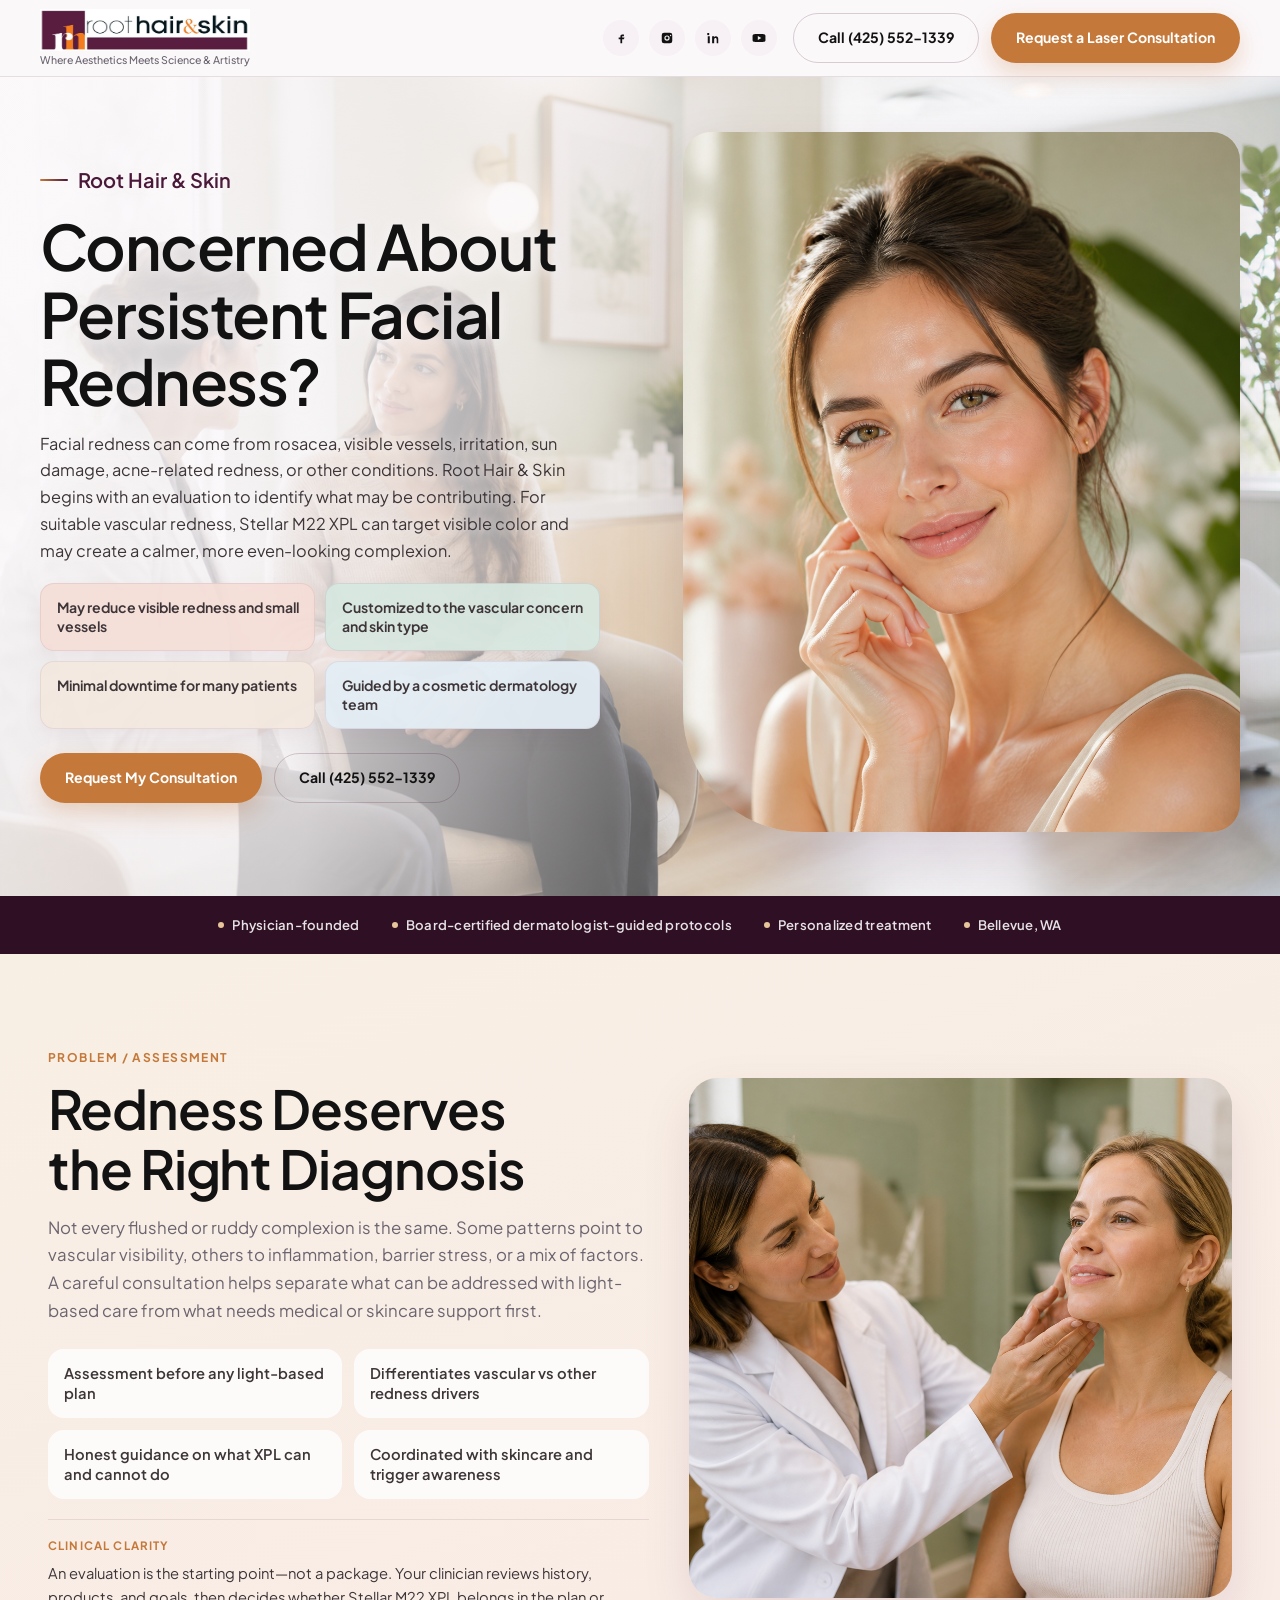
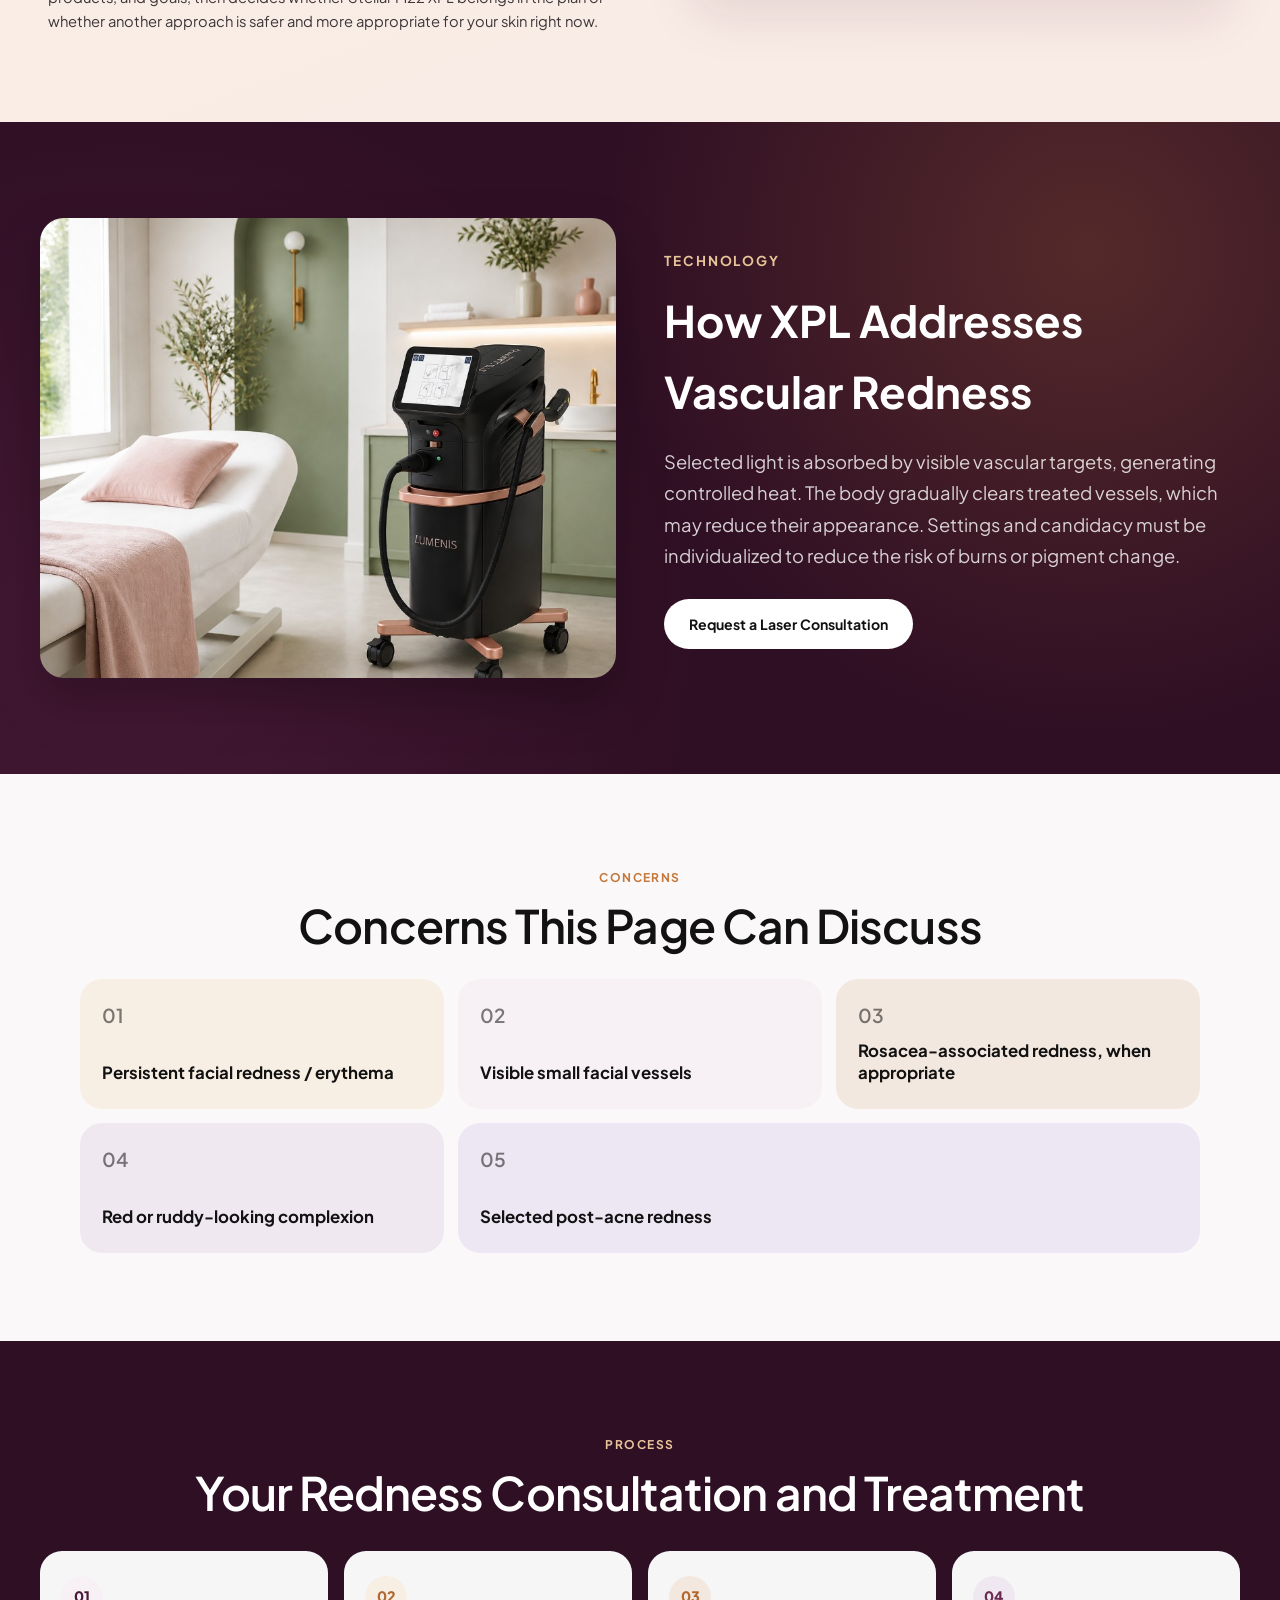
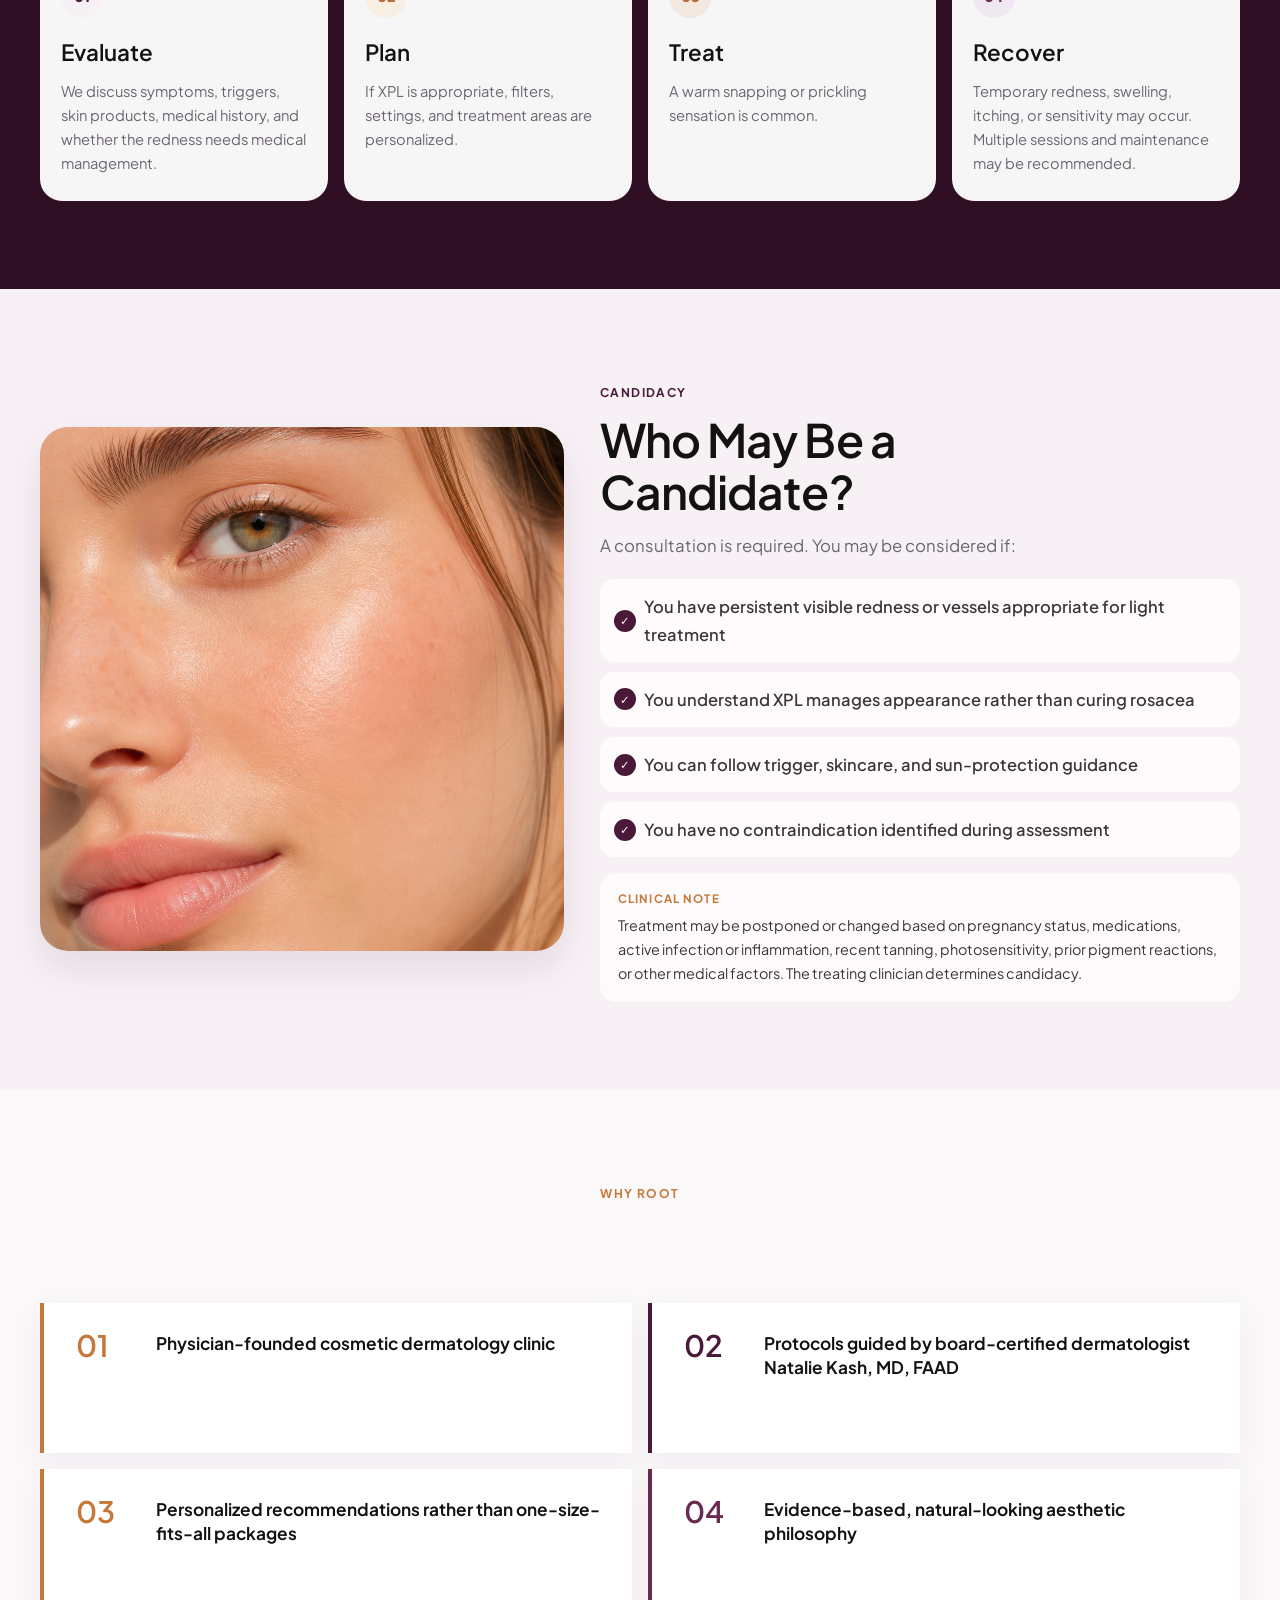
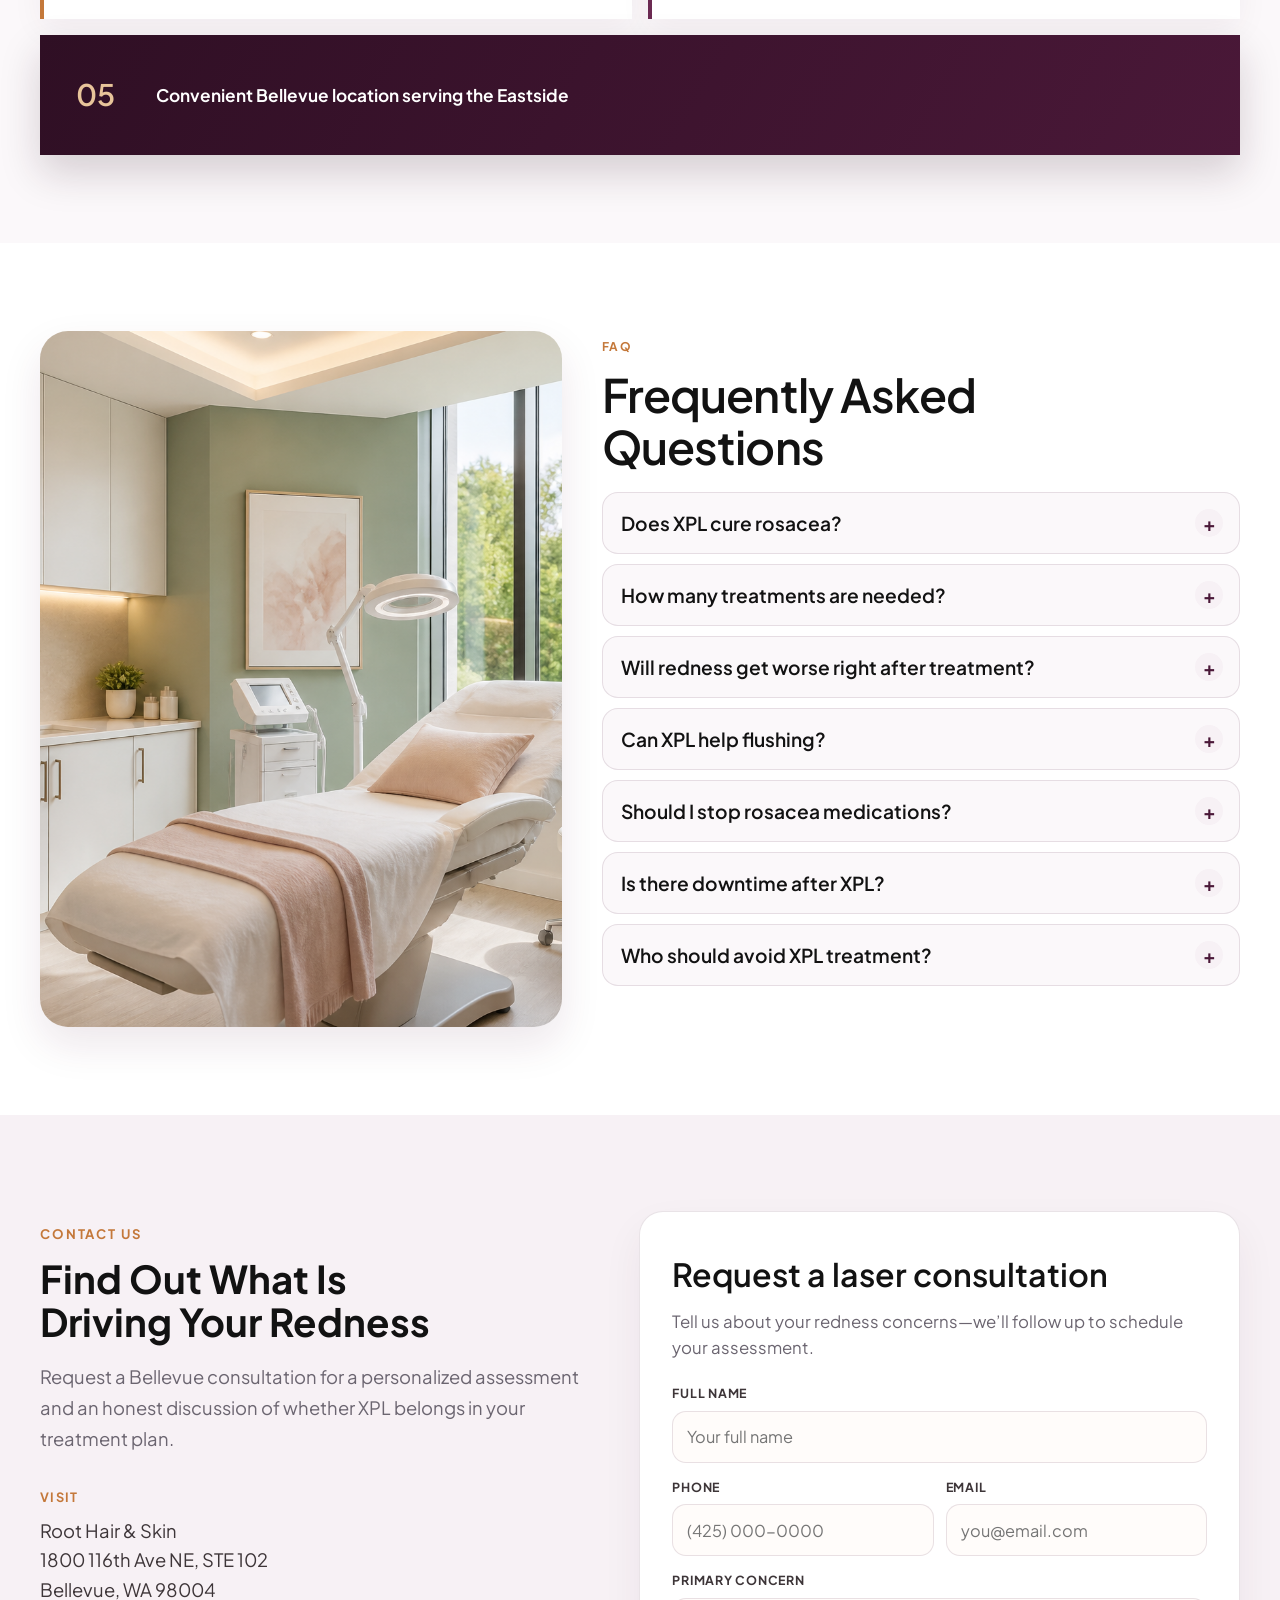
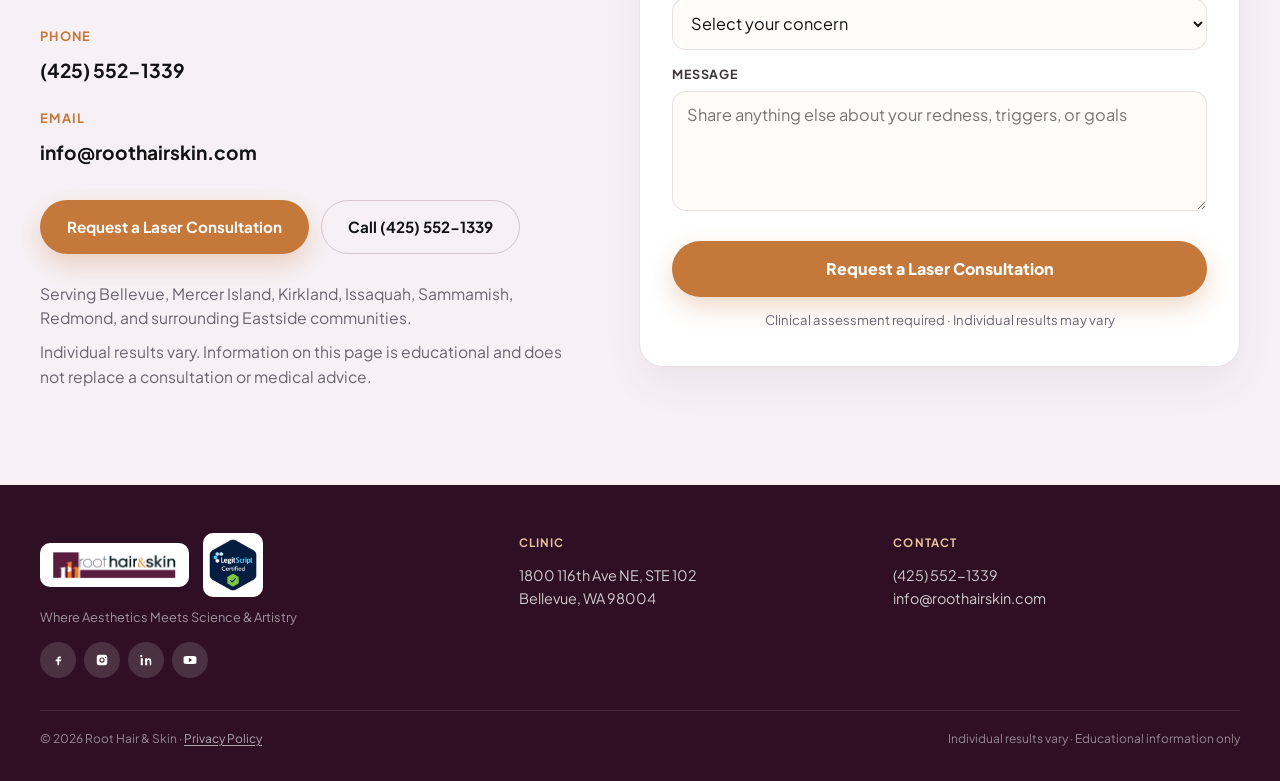
<file: rosacea-facial-redness/index.html>
<!DOCTYPE html>
<html lang="en">
<head>
  <meta charset="UTF-8" />
  <meta name="viewport" content="width=device-width, initial-scale=1.0, viewport-fit=cover" />
  <title>Rosacea &amp; Facial Redness Treatment Bellevue | XPL</title>
  <meta name="description" content="Concerned about facial redness or visible vessels? Explore personalized Stellar M22 XPL treatment at Root Hair &amp; Skin in Bellevue. Consultation required." />
  <link rel="preconnect" href="https://fonts.googleapis.com" />
  <link rel="preconnect" href="https://fonts.gstatic.com" crossorigin />
  <link href="https://fonts.googleapis.com/css2?family=Plus+Jakarta+Sans:wght@400;500;600;700;800&display=swap" rel="stylesheet" />
  <style>
    :root {
      --ink: #121212;
      --ink-soft: #3D3538;
      --muted: #6B6570;
      --line: rgba(74, 24, 56, 0.12);
      --white: #FFFFFF;
      --cream: #FBF8FA;
      --mist: #FBF8FA;
      --lavender: #F7F1F5;
      --sage: #F7F1F5;
      --sage-deep: #4A1838;
      --blush: #F8EFE4;
      --coral: #C4783A;
      --coral-deep: #B06830;
      --orange: #C4783A;
      --orange-soft: #F8EFE4;
      --accent-glow: #E8C49A;
      --forest: #2F0F24;
      --plum: #4A1838;
      --plum-deep: #2F0F24;
      --plum-mid: #6B2A52;
      --max: 1120px;
      --font: "Plus Jakarta Sans", system-ui, sans-serif;
      --display: "Plus Jakarta Sans", system-ui, sans-serif;
    }

    *, *::before, *::after { box-sizing: border-box; margin: 0; padding: 0; }
    html { scroll-behavior: smooth; overflow-x: hidden; }
    body {
      font-family: var(--font);
      background: var(--cream);
      color: var(--ink);
      line-height: 1.65;
      font-size: 16.5px;
      -webkit-font-smoothing: antialiased;
      overflow-x: hidden;
      padding-bottom: 0;
      padding-top: 76px;
    }
    main, section { max-width: 100%; overflow-x: clip; }
    img { display: block; max-width: 100%; height: auto; }
    a { color: inherit; text-decoration: none; }
    button, input, select, textarea { font-family: inherit; }
    .wrap { width: min(100% - 40px, var(--max)); margin-inline: auto; }
    .wrap-wide { width: min(100% - 40px, 1200px); margin-inline: auto; }

    /* Header */
    .site-header {
      position: fixed; top: 0; left: 0; right: 0; z-index: 100;
      background: rgba(251, 248, 250, 0.9);
      backdrop-filter: blur(16px);
      border-bottom: 1px solid var(--line);
    }
    .header-inner {
      width: min(100% - 40px, 1200px);
      margin-inline: auto;
      min-height: 76px;
      display: flex; align-items: center; justify-content: space-between; gap: 16px;
    }
    .brand { display: flex; flex-direction: column; gap: 2px; }
    .brand img { height: 42px; width: auto; }
    .brand-tag {
      font-size: 0.66rem; color: var(--muted); font-weight: 500;
      max-width: 250px; line-height: 1.3;
    }
    .header-actions { display: flex; align-items: center; gap: 12px; }
    .header-socials { display: flex; gap: 10px; margin-right: 4px; }
    .header-socials a {
      width: 36px; height: 36px; border-radius: 50%;
      display: grid; place-items: center;
      background: var(--sage); color: var(--ink);
      transition: background .2s, color .2s, transform .2s;
    }
    .header-socials a:hover { background: var(--forest); color: #fff; transform: translateY(-2px); }
    .header-socials svg { width: 14px; height: 14px; fill: currentColor; }
    .nav-toggle {
      display: none; width: 42px; height: 42px; border-radius: 8px;
      border: 1px solid var(--line); background: #fff; cursor: pointer;
    }
    .nav-toggle span { display: block; width: 16px; height: 2px; background: var(--ink); margin: 3px auto; border-radius: 2px; }
    .mobile-nav { display: none; padding: 10px 20px 20px; border-top: 1px solid var(--line); }
    .mobile-nav.open { display: block; }
    .mobile-nav .header-socials { margin-bottom: 12px; }

    .btn {
      display: inline-flex; align-items: center; justify-content: center;
      min-height: 50px; padding: 0 24px; border-radius: 999px;
      font-size: 0.88rem; font-weight: 700; border: 1.5px solid transparent;
      cursor: pointer; transition: transform .2s, background .2s, color .2s, box-shadow .2s, border-color .2s;
    }
    .btn:hover { transform: translateY(-2px); }
    .btn-coral {
      background: var(--coral); color: #fff;
      box-shadow: 0 10px 24px rgba(196, 120, 58, 0.28);
    }
    .btn-coral:hover { background: var(--coral-deep); }
    .btn-ink { background: var(--ink); color: #fff; }
    .btn-ink:hover { background: var(--forest); }
    .btn-ghost {
      background: transparent; color: var(--ink);
      border-color: rgba(74, 24, 56, 0.2);
    }
    .btn-ghost:hover { border-color: var(--ink); background: rgba(255,255,255,0.55); }
    .btn-soft { background: #fff; color: var(--ink); }
    .btn-soft:hover { background: var(--blush); }

    /* HERO */
    .hero {
      position: relative;
      overflow: hidden;
      background:
        linear-gradient(105deg, rgba(251, 248, 250, 0.9) 0%, rgba(251, 248, 250, 0.78) 34%, rgba(251, 248, 250, 0.35) 58%, rgba(251, 248, 250, 0.1) 100%),
        url("assets/hero-bg-desktop.png") left center / cover no-repeat;
    }
    .hero-inner {
      width: min(100% - 40px, 1200px);
      margin: 0 auto;
      display: grid;
      grid-template-columns: 1.05fr 0.95fr;
      gap: 28px;
      align-items: center;
      min-height: min(92svh, 820px);
      padding: 48px 0 56px;
    }
    .hero-copy {
      max-width: 560px;
      padding: 0;
      border-radius: 0;
      background: none;
    }
    .hero h1,
    .hero-brand {
      text-shadow: 0 1px 14px rgba(251, 248, 250, 0.95);
    }
    .hero-lead {
      text-shadow: 0 1px 12px rgba(251, 248, 250, 0.9);
    }
    .hero-brand {
      display: inline-flex; align-items: center; gap: 10px;
      font-family: var(--display);
      font-size: 1.25rem;
      font-weight: 600;
      color: var(--sage-deep);
      margin-bottom: 16px;
      opacity: 0; animation: rise 0.7s ease 0.05s forwards;
    }
    .hero-brand::before {
      content: "";
      width: 28px; height: 2px;
      background: linear-gradient(90deg, var(--coral), var(--sage-deep));
      border-radius: 2px;
    }
    .hero h1 {
      font-family: var(--display);
      font-size: clamp(2.55rem, 5vw, 3.9rem);
      line-height: 1.08;
      font-weight: 600;
      letter-spacing: -0.025em;
      color: var(--ink);
      margin-bottom: 16px;
      opacity: 0; animation: rise 0.75s ease 0.15s forwards;
    }
    .hero-lead {
      font-size: 1.02rem;
      color: var(--ink-soft);
      max-width: 36em;
      margin-bottom: 18px;
      line-height: 1.65;
      opacity: 0; animation: rise 0.75s ease 0.28s forwards;
    }
    .hero-bullets {
      list-style: none;
      display: grid;
      grid-template-columns: 1fr 1fr;
      gap: 10px;
      margin: 0 0 24px;
      opacity: 0; animation: rise 0.75s ease 0.34s forwards;
    }
    .hero-bullets li {
      position: relative;
      padding: 14px 14px 14px 16px;
      font-size: 0.88rem;
      font-weight: 650;
      color: var(--ink-soft);
      line-height: 1.35;
      background: rgba(255, 255, 255, 0.82);
      border: 1px solid rgba(74, 24, 56, 0.08);
      border-radius: 14px;
      box-shadow: 0 8px 20px rgba(74, 24, 56, 0.05);
    }
    .hero-bullets li::before {
      content: none;
    }
    .hero-bullets li:nth-child(1) { background: rgba(246, 221, 214, 0.9); }
    .hero-bullets li:nth-child(2) { background: rgba(215, 232, 225, 0.92); }
    .hero-bullets li:nth-child(3) { background: rgba(243, 232, 223, 0.95); }
    .hero-bullets li:nth-child(4) { background: rgba(228, 238, 245, 0.95); }
    .hero-ctas {
      display: flex; flex-wrap: wrap; gap: 12px;
      margin-bottom: 0;
      opacity: 0; animation: rise 0.75s ease 0.4s forwards;
    }
    .hero-stats {
      display: flex; flex-wrap: wrap; gap: 18px 28px;
      padding-top: 8px;
      opacity: 0; animation: rise 0.75s ease 0.5s forwards;
    }
    .hero-stats div { min-width: 120px; }
    .hero-stats strong {
      display: block;
      font-family: var(--display);
      font-size: 1.35rem;
      font-weight: 600;
      color: var(--ink);
      line-height: 1.2;
    }
    .hero-stats span {
      font-size: 0.78rem;
      color: var(--muted);
      font-weight: 500;
    }
    .hero-visual {
      position: relative;
      height: min(700px, 78vh);
      min-height: 460px;
      opacity: 0; animation: rise 0.9s ease 0.2s forwards;
    }
    .hero-visual img {
      width: 100%;
      height: 100%;
      object-fit: cover;
      object-position: center top;
      border-radius: 28px 28px 28px 120px;
      box-shadow: 0 28px 60px rgba(74, 24, 56, 0.14);
    }
    .hero-accent {
      position: absolute;
      right: -12px; bottom: 48px;
      width: 42%;
      aspect-ratio: 1;
      border-radius: 24px;
      overflow: hidden;
      box-shadow: 0 18px 40px rgba(74, 24, 56, 0.16);
      border: 5px solid var(--cream);
      animation: floaty 5s ease-in-out infinite;
    }
    .hero-accent img {
      width: 100%; height: 100%; object-fit: cover; border-radius: 0;
      box-shadow: none;
    }

    .trust {
      background: var(--forest);
      color: rgba(255,255,255,0.88);
    }
    .trust-inner {
      width: min(100% - 40px, 1200px);
      margin: 0 auto;
      padding: 18px 0;
      display: flex; flex-wrap: wrap; justify-content: center; gap: 12px 32px;
      font-size: 0.82rem; font-weight: 600; letter-spacing: 0.02em;
    }
    .trust-inner span { display: inline-flex; align-items: center; gap: 8px; }
    .trust-inner span::before {
      content: ""; width: 6px; height: 6px; border-radius: 50%;
      background: var(--accent-glow);
    }

    .section { padding: 88px 0; }
    .eyebrow {
      display: inline-block;
      font-size: 0.75rem; font-weight: 700; letter-spacing: 0.12em;
      text-transform: uppercase; color: var(--coral); margin-bottom: 12px;
    }
    .eyebrow.sage { color: var(--sage-deep); }
    .section h2 {
      font-family: var(--display);
      font-size: clamp(2rem, 3.6vw, 2.9rem);
      line-height: 1.12;
      font-weight: 600;
      letter-spacing: -0.02em;
      margin-bottom: 14px;
      max-width: 16ch;
    }
    .lede { color: var(--muted); font-size: 1.05rem; max-width: 40em; }

    /* Diagnosis — full-width blush band */
    .diagnosis {
      background: linear-gradient(160deg, var(--blush) 0%, #F9EBE6 100%);
      padding: 0;
    }
    .diagnosis-grid {
      width: min(100%, 1280px);
      margin-inline: auto;
      display: grid;
      grid-template-columns: 1.05fr 0.95fr;
      gap: 40px;
      align-items: center;
      padding: 88px clamp(24px, 4vw, 48px);
    }
    .soft-panel {
      background: transparent;
      border-radius: 0;
      padding: 0;
    }
    .diagnosis h2 {
      font-family: var(--display);
      font-size: clamp(2.45rem, 4.2vw, 3.45rem);
      line-height: 1.1;
      font-weight: 600;
      letter-spacing: -0.02em;
      margin-bottom: 16px;
      max-width: 14ch;
      color: var(--ink);
    }
    .soft-panel.mint {
      background: transparent;
    }
    .point-grid {
      display: grid;
      grid-template-columns: 1fr 1fr;
      gap: 12px;
      margin: 24px 0 20px;
    }
    .point {
      background: rgba(255,255,255,0.78);
      border-radius: 16px;
      padding: 14px 16px;
      font-size: 0.92rem;
      font-weight: 600;
      color: var(--ink-soft);
      line-height: 1.4;
    }
    .callout {
      font-size: 0.92rem;
      color: var(--ink-soft);
      padding-top: 16px;
      border-top: 1px solid rgba(74, 24, 56, 0.1);
    }
    .callout strong {
      display: block;
      font-size: 0.72rem;
      letter-spacing: 0.1em;
      text-transform: uppercase;
      color: var(--coral);
      margin-bottom: 6px;
    }
    .diagnosis-visual {
      border-radius: 28px;
      overflow: hidden;
      min-height: 520px;
      box-shadow: 0 20px 50px rgba(74, 24, 56, 0.1);
    }
    .diagnosis-visual img {
      width: 100%; height: 100%; object-fit: cover; min-height: 520px;
    }
    .diagnosis-visual .img-mobile { display: none; }

    /* Tech — full-bleed */
    .tech {
      margin: 0;
      border-radius: 0;
      background:
        radial-gradient(circle at 85% 20%, rgba(196, 120, 58, 0.25), transparent 40%),
        radial-gradient(circle at 10% 80%, rgba(107, 42, 82, 0.35), transparent 45%),
        var(--forest);
      color: #fff;
      padding: 96px 0;
    }
    .tech .wrap-wide { width: min(100% - 48px, 1200px); }
    .tech .eyebrow {
      color: var(--accent-glow);
      font-size: 0.85rem;
      letter-spacing: 0.14em;
    }
    .tech h2 {
      color: #fff;
      font-size: clamp(2.1rem, 3.4vw, 2.85rem);
      max-width: 16ch;
      margin-bottom: 18px;
    }
    .tech .lede {
      color: rgba(255,255,255,0.8);
      margin-bottom: 28px;
      font-size: 1.15rem;
      line-height: 1.7;
      max-width: 38em;
    }
    .tech-grid {
      display: grid;
      grid-template-columns: 1fr 1fr;
      gap: 48px;
      align-items: center;
    }
    .tech-media {
      border-radius: 24px;
      overflow: hidden;
      box-shadow: 0 24px 50px rgba(0,0,0,0.25);
    }
    .tech-media img {
      width: 100%; height: min(460px, 52vw); object-fit: cover;
      transition: transform .8s ease;
    }
    .tech-media:hover img { transform: scale(1.04); }

    /* Concerns */
    .concerns { background: var(--cream); }
    .concerns .wrap { text-align: center; }
    .concerns .eyebrow { display: inline-block; }
    .concerns h2 {
      max-width: none;
      margin-left: auto;
      margin-right: auto;
    }
    .concern-grid {
      display: grid;
      grid-template-columns: repeat(3, 1fr);
      gap: 14px;
      margin-top: 28px;
      text-align: left;
    }
    .concern {
      border-radius: 22px;
      padding: 24px 22px;
      min-height: 130px;
      display: flex; flex-direction: column; justify-content: space-between;
      font-weight: 700;
      font-size: 1.05rem;
      line-height: 1.35;
      transition: transform .25s ease, box-shadow .25s ease;
    }
    .concern:hover { transform: translateY(-4px); box-shadow: 0 16px 36px rgba(26,43,38,0.08); }
    .concern:nth-child(1) { background: var(--blush); }
    .concern:nth-child(2) { background: var(--sage); }
    .concern:nth-child(3) { background: #F3E8DF; }
    .concern:nth-child(4) { background: #F0E8F0; }
    .concern:nth-child(5) { background: #EDE6F3; grid-column: span 2; }
    .concern .n {
      font-family: var(--display);
      font-size: 1.2rem;
      opacity: 0.55;
      font-weight: 600;
    }

    /* Process */
    .process { background: var(--forest); }
    .process .wrap-wide { text-align: center; }
    .process .eyebrow {
      display: inline-block;
      color: var(--accent-glow);
    }
    .process h2 {
      max-width: none;
      margin-left: auto;
      margin-right: auto;
      color: #fff;
    }
    .process-grid {
      display: grid;
      grid-template-columns: repeat(4, 1fr);
      gap: 16px;
      margin-top: 32px;
      text-align: left;
    }
    .step {
      background: rgba(255, 255, 255, 0.96);
      border-radius: 22px;
      padding: 24px 20px;
      border: 1px solid transparent;
    }
    .step-num {
      width: 42px; height: 42px; border-radius: 50%;
      display: grid; place-items: center;
      background: var(--sage);
      color: var(--sage-deep);
      font-weight: 800;
      font-size: 0.9rem;
      margin-bottom: 16px;
    }
    .step:nth-child(2) .step-num { background: var(--blush); color: var(--coral-deep); }
    .step:nth-child(3) .step-num { background: #F3E8DF; color: var(--coral-deep); }
    .step:nth-child(4) .step-num { background: #F0E8F0; color: var(--plum-mid); }
    .step h3 {
      font-family: var(--display);
      font-size: 1.4rem;
      font-weight: 600;
      margin-bottom: 8px;
      color: var(--ink);
    }
    .step p { font-size: 0.92rem; color: var(--muted); }

    /* Candidate */
    .candidate { background: var(--sage); }
    .candidate-grid {
      display: grid;
      grid-template-columns: 0.9fr 1.1fr;
      gap: 36px;
      align-items: center;
    }
    .candidate-visual {
      border-radius: 28px;
      overflow: hidden;
      aspect-ratio: 1;
      box-shadow: 0 18px 40px rgba(74, 24, 56, 0.1);
    }
    .candidate-visual img { width: 100%; height: 100%; object-fit: cover; }
    .checks { list-style: none; display: grid; gap: 10px; margin-top: 20px; }
    .checks li {
      background: rgba(255,255,255,0.75);
      border-radius: 14px;
      padding: 14px 16px 14px 44px;
      position: relative;
      font-weight: 550;
      color: var(--ink-soft);
    }
    .checks li::before {
      content: "✓";
      position: absolute; left: 14px; top: 50%; transform: translateY(-50%);
      width: 22px; height: 22px; border-radius: 50%;
      background: var(--sage-deep); color: #fff;
      font-size: 0.72rem; font-weight: 800;
      display: grid; place-items: center;
    }
    .note {
      margin-top: 16px;
      background: rgba(255,255,255,0.65);
      border-radius: 16px;
      padding: 16px 18px;
      font-size: 0.9rem;
      color: var(--ink-soft);
    }
    .note strong {
      display: block; font-size: 0.72rem; letter-spacing: 0.1em;
      text-transform: uppercase; color: var(--coral); margin-bottom: 6px;
    }

    /* Why */
    .why { background: var(--cream); }
    .why .wrap-wide { text-align: center; }
    .why .eyebrow { display: inline-block; }
    .why h2 {
      max-width: none;
      margin-left: auto;
      margin-right: auto;
    }
    .why-grid {
      display: grid;
      grid-template-columns: 1fr 1fr;
      gap: 16px;
      margin-top: 36px;
      text-align: left;
    }
    .why-item {
      background: var(--white);
      border-radius: 0;
      padding: 28px 28px 28px 32px;
      border: 0;
      border-left: 4px solid var(--coral);
      min-height: 150px;
      display: grid;
      grid-template-columns: 64px 1fr;
      gap: 16px;
      align-items: start;
      font-weight: 650;
      font-size: 1.08rem;
      line-height: 1.4;
      box-shadow: 0 10px 30px rgba(74, 24, 56, 0.05);
      transition: transform .25s, box-shadow .25s;
    }
    .why-item:hover {
      transform: translateY(-3px);
      box-shadow: 0 16px 36px rgba(74, 24, 56, 0.08);
    }
    .why-item .n {
      font-family: var(--display);
      font-size: 1.85rem;
      color: var(--coral);
      font-weight: 600;
      line-height: 1;
    }
    .why-item:nth-child(2) { border-left-color: var(--sage-deep); }
    .why-item:nth-child(2) .n { color: var(--sage-deep); }
    .why-item:nth-child(3) { border-left-color: var(--orange); }
    .why-item:nth-child(3) .n { color: var(--orange); }
    .why-item:nth-child(4) { border-left-color: var(--plum-mid); }
    .why-item:nth-child(4) .n { color: var(--plum-mid); }
    .why-item:nth-child(5) {
      grid-column: 1 / -1;
      background: linear-gradient(120deg, var(--forest), var(--sage-deep));
      color: #fff;
      border-left: 0;
      min-height: 120px;
      align-items: center;
      padding: 32px 36px;
      box-shadow: 0 18px 40px rgba(47, 15, 36, 0.18);
    }
    .why-item:nth-child(5) .n { color: var(--accent-glow); }
    .why-item:nth-child(5):hover { transform: translateY(-3px); }

    /* FAQ */
    .faq { background: var(--white); }
    .faq-grid {
      display: grid;
      grid-template-columns: 0.9fr 1.1fr;
      gap: 40px;
      align-items: start;
    }
    .faq-visual {
      border-radius: 28px;
      overflow: hidden;
      position: sticky; top: 96px;
      aspect-ratio: 3 / 4;
      box-shadow: 0 18px 40px rgba(74, 24, 56, 0.1);
    }
    .faq-visual img { width: 100%; height: 100%; object-fit: cover; }
    .faq-list { margin-top: 20px; display: grid; gap: 10px; }
    .faq-item {
      background: var(--cream);
      border-radius: 16px;
      border: 1px solid var(--line);
      overflow: hidden;
    }
    .faq-item button {
      width: 100%; text-align: left; background: none; border: 0;
      padding: 18px 52px 18px 18px;
      font-family: var(--display);
      font-size: 1.2rem; font-weight: 600;
      color: var(--ink); cursor: pointer; position: relative;
    }
    .faq-item button::after {
      content: "+";
      position: absolute; right: 16px; top: 50%; transform: translateY(-50%);
      width: 28px; height: 28px; border-radius: 50%;
      background: var(--sage); color: var(--sage-deep);
      display: grid; place-items: center;
      font-family: var(--font); font-weight: 700;
    }
    .faq-item.open button::after { content: "–"; background: var(--blush); color: var(--coral-deep); }
    .faq-item .answer {
      display: none; padding: 0 18px 18px; color: var(--muted); font-size: 0.95rem;
    }
    .faq-item.open .answer { display: block; }

    /* Contact us — 2 column */
    .contact {
      background: var(--sage);
      padding: 96px 0;
      margin: 0;
      border-radius: 0;
    }
    .contact-grid {
      display: grid;
      grid-template-columns: 0.95fr 1.05fr;
      gap: 56px;
      align-items: start;
      width: min(100% - 48px, 1200px);
      margin-inline: auto;
    }
    .contact .wrap.contact-grid,
    .contact .wrap {
      width: min(100% - 48px, 1200px);
    }
    .contact-info {
      background: transparent;
      border-radius: 0;
      padding: 8px 0 0;
      border: 0;
    }
    .contact-info .eyebrow {
      font-size: 0.82rem;
      letter-spacing: 0.14em;
    }
    .contact-info h2 {
      max-width: 18ch;
      margin-bottom: 18px;
      font-size: clamp(2.05rem, 3vw, 2.55rem);
      line-height: 1.12;
    }
    .contact-info .lede {
      margin-bottom: 32px;
      font-size: 1.15rem;
      line-height: 1.7;
      max-width: 36em;
    }
    .contact-details {
      display: grid;
      gap: 22px;
      margin-bottom: 32px;
    }
    .contact-details .item strong {
      display: block;
      font-size: 0.8rem;
      letter-spacing: 0.1em;
      text-transform: uppercase;
      color: var(--coral);
      margin-bottom: 8px;
    }
    .contact-details .item p {
      color: var(--ink-soft);
      margin: 0;
      font-size: 1.15rem;
      line-height: 1.6;
    }
    .contact-details .item a {
      color: var(--ink);
      font-weight: 700;
      font-size: 1.2rem;
      border-bottom: 1px solid transparent;
    }
    .contact-details .item a:hover {
      color: var(--coral);
      border-bottom-color: var(--coral);
    }
    .contact-ctas {
      display: flex;
      flex-wrap: wrap;
      gap: 12px;
      margin-bottom: 28px;
    }
    .contact-ctas .btn {
      min-height: 54px;
      font-size: 0.95rem;
      padding: 0 26px;
    }
    .serving, .disclaimer {
      font-size: 0.98rem;
      color: var(--muted);
      line-height: 1.55;
    }
    .disclaimer { margin-top: 10px; }

    .lead-form {
      background: var(--white);
      border-radius: 24px;
      padding: 36px 32px;
      border: 1px solid var(--line);
      box-shadow: 0 18px 40px rgba(74, 24, 56, 0.06);
    }
    .lead-form h3 {
      font-family: var(--display);
      font-size: clamp(1.9rem, 2.5vw, 2.35rem);
      font-weight: 600;
      margin-bottom: 8px;
    }
    .lead-form .sub { color: var(--muted); font-size: 1.05rem; margin-bottom: 22px; line-height: 1.55; }
    .field { margin-bottom: 14px; }
    .field label {
      display: block; font-size: 0.78rem; font-weight: 700;
      letter-spacing: 0.06em; text-transform: uppercase;
      margin-bottom: 7px; color: var(--ink-soft);
    }
    .field input, .field select, .field textarea {
      width: 100%; min-height: 52px; padding: 12px 14px;
      border-radius: 14px; border: 1px solid var(--line);
      background: #FFFCFA; color: var(--ink); font-size: 1.02rem;
    }
    .field textarea { min-height: 120px; resize: vertical; }
    .field input:focus, .field select:focus, .field textarea:focus {
      outline: none; border-color: rgba(196, 120, 58, 0.5); background: #fff;
    }
    .form-row { display: grid; grid-template-columns: 1fr 1fr; gap: 12px; }
    .btn-submit {
      width: 100%; min-height: 56px; margin-top: 8px; border: 0; border-radius: 999px;
      background: var(--coral); color: #fff; font-weight: 800; font-size: 1rem; cursor: pointer;
      box-shadow: 0 10px 24px rgba(196, 120, 58, 0.28);
    }
    .btn-submit:hover { background: var(--coral-deep); }
    .btn-submit:disabled { opacity: 0.7; cursor: wait; }
    .form-note { margin-top: 12px; font-size: 0.82rem; color: var(--muted); text-align: center; }
    .form-success {
      display: none; text-align: center; padding: 28px 16px;
      border-radius: 18px; background: linear-gradient(135deg, var(--sage), var(--blush));
    }
    .form-success strong {
      display: block; font-family: var(--display); font-size: 1.85rem; margin-bottom: 8px;
    }
    .form-success p { color: var(--muted); font-size: 1.05rem; }
    .lead-form.submitted .form-grid,
    .lead-form.submitted h3,
    .lead-form.submitted .sub,
    .lead-form.submitted .form-note { display: none; }
    .lead-form.submitted .form-success { display: block; }

    /* Footer */
    .site-footer {
      background: var(--forest);
      color: rgba(255,255,255,0.78);
      padding: 48px 0 32px;
      margin: 0;
    }
    .footer-inner {
      display: grid; grid-template-columns: 1.3fr 1fr 1fr; gap: 28px;
    }
    .footer-brand-row {
      display: flex; align-items: center; gap: 14px; margin-bottom: 10px;
    }
    .footer-logo {
      height: 44px;
      width: auto;
      display: block;
      background: #fff;
      padding: 8px 12px;
      border-radius: 10px;
    }
    .cert-seal {
      display: inline-flex;
      align-items: center;
      justify-content: center;
      background: #fff;
      border-radius: 10px;
      padding: 6px;
      line-height: 0;
    }
    .cert-seal img {
      width: 48px;
      height: auto;
      display: block;
    }
    .footer-tag { font-size: 0.8rem; color: rgba(255,255,255,0.55); margin-bottom: 14px; }
    .footer-socials { display: flex; gap: 8px; }
    .footer-socials a {
      width: 36px; height: 36px; border-radius: 50%;
      display: grid; place-items: center;
      background: rgba(255,255,255,0.14); color: #fff;
    }
    .footer-socials a:hover { background: rgba(255,255,255,0.24); }
    .footer-socials svg { width: 14px; height: 14px; fill: currentColor; }
    .footer-col h4 {
      font-size: 0.72rem; letter-spacing: 0.1em; text-transform: uppercase;
      color: var(--accent-glow); margin-bottom: 12px;
    }
    .footer-col p, .footer-col a { font-size: 0.9rem; line-height: 1.6; color: rgba(255,255,255,0.78); }
    .footer-col a:hover { color: #fff; }
    .footer-bottom {
      margin-top: 32px; padding-top: 18px; border-top: 1px solid rgba(255,255,255,0.12);
      font-size: 0.75rem; color: rgba(255,255,255,0.5);
      display: flex; flex-wrap: wrap; gap: 8px 16px; justify-content: space-between;
    }
    .footer-bottom a {
      color: rgba(255,255,255,0.62);
      text-decoration: underline;
      text-underline-offset: 2px;
    }
    .footer-bottom a:hover { color: #fff; }

    .mobile-island {
      display: none; position: fixed; left: 50%;
      bottom: calc(12px + env(safe-area-inset-bottom, 0px));
      transform: translateX(-50%); z-index: 200;
      width: min(100% - 24px, 420px);
      background: rgba(47, 15, 36, 0.95);
      backdrop-filter: blur(12px);
      border-radius: 999px; padding: 8px; gap: 8px; align-items: center;
    }
    .island-side {
      flex: 1; min-height: 44px; border-radius: 999px;
      display: grid; place-items: center;
      font-size: 0.72rem; font-weight: 700; color: #fff;
    }
    .island-imessage { background: #3B6FBF; }
    .island-call { background: var(--coral); }
    .island-main {
      flex: 1.35; min-height: 48px; border-radius: 999px;
      display: grid; place-items: center; background: #fff; color: var(--ink);
      font-size: 0.78rem; font-weight: 800; text-align: center; padding: 0 8px;
    }

    .reveal {
      opacity: 0; transform: translateY(22px);
      transition: opacity 0.7s cubic-bezier(0.22, 1, 0.36, 1), transform 0.7s cubic-bezier(0.22, 1, 0.36, 1);
    }
    .reveal.visible { opacity: 1; transform: none; }

    @keyframes rise {
      from { opacity: 0; transform: translateY(18px); }
      to { opacity: 1; transform: none; }
    }
    @keyframes floaty {
      0%, 100% { transform: translateY(0); }
      50% { transform: translateY(-10px); }
    }

    @media (max-width: 980px) {
      .hero-inner, .diagnosis-grid, .tech-grid, .candidate-grid, .faq-grid, .contact-grid, .footer-inner {
        grid-template-columns: 1fr;
      }
      .hero {
        min-height: calc(100svh - 76px);
        display: flex;
        align-items: center;
        justify-content: center;
        background:
          linear-gradient(180deg, rgba(251, 248, 250, 0.08) 0%, rgba(251, 248, 250, 0.14) 100%),
          url("assets/hero-portrait.png") center 18% / cover no-repeat;
        background-color: var(--cream);
      }
      .hero-inner {
        min-height: auto;
        padding: 28px 0 36px;
        gap: 0;
        width: 100%;
        display: flex;
        flex-direction: column;
        align-items: center;
        justify-content: center;
      }
      .hero-visual { display: none; }
      .hero-copy {
        max-width: none;
        text-align: center;
        order: 0;
        background:
          linear-gradient(165deg, rgba(255, 255, 255, 0.94) 0%, rgba(248, 239, 228, 0.92) 48%, rgba(247, 241, 245, 0.9) 100%);
        backdrop-filter: blur(12px) saturate(1.2);
        -webkit-backdrop-filter: blur(12px) saturate(1.2);
        border: 1.5px solid rgba(196, 120, 58, 0.45);
        padding: 28px 20px 32px;
        width: min(100% - 40px, 560px);
        margin-inline: auto;
        border-radius: 24px;
        box-shadow:
          0 18px 48px rgba(196, 120, 58, 0.22),
          inset 0 1px 0 rgba(255, 255, 255, 0.75);
      }
      .hero-brand {
        justify-content: center;
        color: var(--coral);
        text-shadow: none;
      }
      .hero-brand::before { display: none; }
      .hero h1 {
        margin-inline: auto;
        color: var(--forest);
        text-shadow: none;
        font-size: clamp(2rem, 7.5vw, 2.65rem);
        margin-bottom: 14px;
      }
      .hero-lead {
        margin-inline: auto;
        color: var(--ink-soft);
        font-size: 0.98rem;
        font-weight: 550;
        line-height: 1.65;
        text-shadow: none;
        max-width: 36em;
      }
      .hero-ctas {
        justify-content: center;
        width: 100%;
      }
      .hero-ctas .btn-coral {
        width: 100%;
      }
      .hero-ctas .btn-ghost { display: none; }
      .hero-bullets {
        grid-template-columns: 1fr 1fr;
        text-align: left;
        max-width: 100%;
        margin-inline: auto;
        gap: 8px;
      }
      .hero-bullets li {
        font-size: 0.78rem;
        padding: 12px 10px;
        min-height: 72px;
        display: flex;
        align-items: center;
        background: rgba(255, 255, 255, 0.72);
        border: 1px solid rgba(196, 120, 58, 0.22);
        color: var(--forest);
      }
      .hero-accent { display: none; }
      .header-actions .btn, .header-socials { display: none; }
      .nav-toggle { display: grid; place-items: center; }
      .mobile-island { display: flex; }
      body { padding-bottom: calc(90px + env(safe-area-inset-bottom, 0px)); }
      .trust-inner {
        display: grid;
        grid-template-columns: 1fr 1fr;
        gap: 12px 16px;
        text-align: left;
        font-size: 0.78rem;
        padding: 18px 0;
      }
      .trust-inner span {
        align-items: flex-start;
        line-height: 1.35;
      }
      .process-grid { grid-template-columns: 1fr 1fr; }
      .why-grid { grid-template-columns: 1fr; }
      .why-item:nth-child(5) { grid-column: auto; }
      .concern-grid { grid-template-columns: 1fr; }
      .concern, .concern:nth-child(5) { grid-column: span 1; min-height: auto; }
      .faq-visual { position: static; aspect-ratio: 16 / 10; }
      .point-grid { grid-template-columns: 1fr; }
      .form-row { grid-template-columns: 1fr; }
      .section h2 { max-width: none; }
      .contact { padding: 64px 0; }
      .contact-info h2 { max-width: none; font-size: clamp(1.9rem, 7vw, 2.4rem); }
      .tech { margin: 0; border-radius: 0; padding: 64px 0; }
      .diagnosis-grid {
        grid-template-columns: 1fr;
        padding: 56px 20px;
        gap: 28px;
      }
      .diagnosis-visual {
        min-height: 0;
        aspect-ratio: 3 / 4;
        max-width: 420px;
        margin-inline: auto;
        width: 100%;
      }
      .diagnosis-visual .img-desktop { display: none; }
      .diagnosis-visual .img-mobile {
        display: block;
        min-height: 0;
        width: 100%;
        height: 100%;
        object-fit: cover;
      }
      .diagnosis-visual img { min-height: 0; }
    }

    @media (max-width: 560px) {
      .process-grid, .why-grid { grid-template-columns: 1fr; }
      .hero h1 { font-size: clamp(2.2rem, 9vw, 2.7rem); }
      .hero-stats { gap: 14px 20px; }
    }

    @media (prefers-reduced-motion: reduce) {
      *, *::before, *::after { animation: none !important; transition: none !important; }
      .reveal, .hero-brand, .hero h1, .hero-lead, .hero-bullets, .hero-ctas, .hero-stats, .hero-visual {
        opacity: 1 !important; transform: none !important;
      }
    }
  </style>
</head>
<body>
  <header class="site-header">
    <div class="header-inner">
      <a class="brand" href="#top" aria-label="Root Hair &amp; Skin home">
        <img src="assets/logo.jpg" alt="Root Hair &amp; Skin" width="220" height="48" />
        <span class="brand-tag">Where Aesthetics Meets Science &amp; Artistry</span>
      </a>
      <div class="header-actions">
        <div class="header-socials" aria-label="Social links">
          <a href="https://www.facebook.com/RootHairandSkin" target="_blank" rel="noopener noreferrer" aria-label="Facebook"><svg viewBox="0 0 24 24" aria-hidden="true"><path d="M14 9h3V6h-3c-1.7 0-3 1.3-3 3v2H8v3h3v7h3v-7h3l1-3h-4V9c0-.6.4-1 1-1z"/></svg></a>
          <a href="https://www.instagram.com/roothairandskin/" target="_blank" rel="noopener noreferrer" aria-label="Instagram"><svg viewBox="0 0 24 24" aria-hidden="true"><path d="M7 3h10a4 4 0 0 1 4 4v10a4 4 0 0 1-4 4H7a4 4 0 0 1-4-4V7a4 4 0 0 1 4-4zm5 4.5A4.5 4.5 0 1 0 16.5 12 4.5 4.5 0 0 0 12 7.5zm6.2-.9a1.1 1.1 0 1 0 1.1 1.1 1.1 1.1 0 0 0-1.1-1.1zM12 9.5A2.5 2.5 0 1 1 9.5 12 2.5 2.5 0 0 1 12 9.5z"/></svg></a>
          <a href="https://www.linkedin.com/company/root-hair-and-skin/" target="_blank" rel="noopener noreferrer" aria-label="LinkedIn"><svg viewBox="0 0 24 24" aria-hidden="true"><path d="M6.5 9H3v12h3.5V9zM4.8 3.5A2 2 0 1 0 4.8 7a2 2 0 0 0 0-3.5zM21 13.3c0-2.6-1.4-4.3-3.9-4.3a3.6 3.6 0 0 0-3.2 1.6V9H10.5v12H14v-6.3c0-1.7.8-2.7 2.2-2.7s2.1.9 2.1 2.7V21H21z"/></svg></a>
          <a href="https://www.youtube.com/@dr_and_dr" target="_blank" rel="noopener noreferrer" aria-label="YouTube"><svg viewBox="0 0 24 24" aria-hidden="true"><path d="M23 7.5a3 3 0 0 0-2.1-2.1C19 5 12 5 12 5s-7 0-8.9.4A3 3 0 0 0 1 7.5 31.5 31.5 0 0 0 1 12a31.5 31.5 0 0 0 .1 4.5 3 3 0 0 0 2.1 2.1C5 19 12 19 12 19s7 0 8.9-.4a3 3 0 0 0 2.1-2.1A31.5 31.5 0 0 0 23 12a31.5 31.5 0 0 0 0-4.5zM10 15.5v-7l6 3.5z"/></svg></a>
        </div>
        <a class="btn btn-ghost" href="tel:+14255521339">Call (425) 552-1339</a>
        <a class="btn btn-coral" href="#contact">Request a Laser Consultation</a>
      </div>
      <button class="nav-toggle" type="button" aria-label="Open menu" aria-expanded="false"><span></span><span></span><span></span></button>
    </div>
    <div class="mobile-nav" id="mobileNav">
      <div class="header-socials">
        <a href="https://www.facebook.com/RootHairandSkin" target="_blank" rel="noopener noreferrer" aria-label="Facebook"><svg viewBox="0 0 24 24" aria-hidden="true"><path d="M14 9h3V6h-3c-1.7 0-3 1.3-3 3v2H8v3h3v7h3v-7h3l1-3h-4V9c0-.6.4-1 1-1z"/></svg></a>
        <a href="https://www.instagram.com/roothairandskin/" target="_blank" rel="noopener noreferrer" aria-label="Instagram"><svg viewBox="0 0 24 24" aria-hidden="true"><path d="M7 3h10a4 4 0 0 1 4 4v10a4 4 0 0 1-4 4H7a4 4 0 0 1-4-4V7a4 4 0 0 1 4-4zm5 4.5A4.5 4.5 0 1 0 16.5 12 4.5 4.5 0 0 0 12 7.5zm6.2-.9a1.1 1.1 0 1 0 1.1 1.1 1.1 1.1 0 0 0-1.1-1.1zM12 9.5A2.5 2.5 0 1 1 9.5 12 2.5 2.5 0 0 1 12 9.5z"/></svg></a>
        <a href="https://www.linkedin.com/company/root-hair-and-skin/" target="_blank" rel="noopener noreferrer" aria-label="LinkedIn"><svg viewBox="0 0 24 24" aria-hidden="true"><path d="M6.5 9H3v12h3.5V9zM4.8 3.5A2 2 0 1 0 4.8 7a2 2 0 0 0 0-3.5zM21 13.3c0-2.6-1.4-4.3-3.9-4.3a3.6 3.6 0 0 0-3.2 1.6V9H10.5v12H14v-6.3c0-1.7.8-2.7 2.2-2.7s2.1.9 2.1 2.7V21H21z"/></svg></a>
        <a href="https://www.youtube.com/@dr_and_dr" target="_blank" rel="noopener noreferrer" aria-label="YouTube"><svg viewBox="0 0 24 24" aria-hidden="true"><path d="M23 7.5a3 3 0 0 0-2.1-2.1C19 5 12 5 12 5s-7 0-8.9.4A3 3 0 0 0 1 7.5 31.5 31.5 0 0 0 1 12a31.5 31.5 0 0 0 .1 4.5 3 3 0 0 0 2.1 2.1C5 19 12 19 12 19s7 0 8.9-.4a3 3 0 0 0 2.1-2.1A31.5 31.5 0 0 0 23 12a31.5 31.5 0 0 0 0-4.5zM10 15.5v-7l6 3.5z"/></svg></a>
      </div>
      <a class="btn btn-ghost" href="tel:+14255521339" style="width:100%;text-align:center;margin-bottom:8px;">Call (425) 552-1339</a>
      <a class="btn btn-coral" href="#contact" style="width:100%;text-align:center;">Request a Laser Consultation</a>
    </div>
  </header>

  <main id="top">
    <section class="hero" aria-label="Rosacea and facial redness treatment">
      <div class="hero-inner">
        <div class="hero-copy">
          <p class="hero-brand">Root Hair &amp; Skin</p>
          <h1>Concerned About Persistent Facial Redness?</h1>
          <p class="hero-lead">Facial redness can come from rosacea, visible vessels, irritation, sun damage, acne-related redness, or other conditions. Root Hair &amp; Skin begins with an evaluation to identify what may be contributing. For suitable vascular redness, Stellar M22 XPL can target visible color and may create a calmer, more even-looking complexion.</p>
          <ul class="hero-bullets">
            <li>May reduce visible redness and small vessels</li>
            <li>Customized to the vascular concern and skin type</li>
            <li>Minimal downtime for many patients</li>
            <li>Guided by a cosmetic dermatology team</li>
          </ul>
          <div class="hero-ctas">
            <a class="btn btn-coral" href="#contact">Request My Consultation</a>
            <a class="btn btn-ghost" href="tel:+14255521339">Call (425) 552-1339</a>
          </div>
        </div>
        <div class="hero-visual">
          <img src="assets/hero-portrait.png" alt="Calm, healthy-looking complexion" width="800" height="1000" />
        </div>
      </div>
    </section>

    <div class="trust">
      <div class="trust-inner">
        <span>Physician-founded</span>
        <span>Board-certified dermatologist-guided protocols</span>
        <span>Personalized treatment</span>
        <span>Bellevue, WA</span>
      </div>
    </div>

    <section class="diagnosis" aria-labelledby="assessment-title">
      <div class="diagnosis-grid">
        <div class="soft-panel reveal">
          <p class="eyebrow">Problem / assessment</p>
          <h2 id="assessment-title">Redness Deserves the Right Diagnosis</h2>
          <p class="lede">Not every flushed or ruddy complexion is the same. Some patterns point to vascular visibility, others to inflammation, barrier stress, or a mix of factors. A careful consultation helps separate what can be addressed with light-based care from what needs medical or skincare support first.</p>
          <div class="point-grid">
            <div class="point">Assessment before any light-based plan</div>
            <div class="point">Differentiates vascular vs other redness drivers</div>
            <div class="point">Honest guidance on what XPL can and cannot do</div>
            <div class="point">Coordinated with skincare and trigger awareness</div>
          </div>
          <div class="callout">
            <strong>Clinical clarity</strong>
            An evaluation is the starting point—not a package. Your clinician reviews history, products, and goals, then decides whether Stellar M22 XPL belongs in the plan or whether another approach is safer and more appropriate for your skin right now.
          </div>
        </div>
        <div class="diagnosis-visual reveal">
          <img class="img-desktop" src="assets/consult.png" alt="Consultation at Root Hair &amp; Skin" loading="lazy" width="900" height="700" />
          <img class="img-mobile" src="assets/consult-mobile.png" alt="Consultation at Root Hair &amp; Skin" loading="lazy" width="768" height="1024" />
        </div>
      </div>
    </section>

    <section class="tech" aria-labelledby="tech-title">
      <div class="wrap-wide tech-grid">
        <div class="tech-media reveal">
          <img src="assets/device-xpl.png" alt="Stellar M22 XPL treatment device at Root Hair &amp; Skin" loading="lazy" width="1024" height="682" />
        </div>
        <div>
          <p class="eyebrow reveal">Technology</p>
          <h2 id="tech-title" class="reveal">How XPL Addresses Vascular Redness</h2>
          <p class="lede reveal">Selected light is absorbed by visible vascular targets, generating controlled heat. The body gradually clears treated vessels, which may reduce their appearance. Settings and candidacy must be individualized to reduce the risk of burns or pigment change.</p>
          <a class="btn btn-soft reveal" href="#contact">Request a Laser Consultation</a>
        </div>
      </div>
    </section>

    <section class="section concerns" aria-labelledby="concerns-title">
      <div class="wrap">
        <p class="eyebrow reveal">Concerns</p>
        <h2 id="concerns-title" class="reveal">Concerns This Page Can Discuss</h2>
        <div class="concern-grid">
          <article class="concern reveal"><span class="n">01</span><span>Persistent facial redness / erythema</span></article>
          <article class="concern reveal"><span class="n">02</span><span>Visible small facial vessels</span></article>
          <article class="concern reveal"><span class="n">03</span><span>Rosacea-associated redness, when appropriate</span></article>
          <article class="concern reveal"><span class="n">04</span><span>Red or ruddy-looking complexion</span></article>
          <article class="concern reveal"><span class="n">05</span><span>Selected post-acne redness</span></article>
        </div>
      </div>
    </section>

    <section class="section process" aria-labelledby="process-title">
      <div class="wrap-wide">
        <p class="eyebrow sage reveal">Process</p>
        <h2 id="process-title" class="reveal">Your Redness Consultation and Treatment</h2>
        <div class="process-grid">
          <article class="step reveal">
            <div class="step-num">01</div>
            <h3>Evaluate</h3>
            <p>We discuss symptoms, triggers, skin products, medical history, and whether the redness needs medical management.</p>
          </article>
          <article class="step reveal">
            <div class="step-num">02</div>
            <h3>Plan</h3>
            <p>If XPL is appropriate, filters, settings, and treatment areas are personalized.</p>
          </article>
          <article class="step reveal">
            <div class="step-num">03</div>
            <h3>Treat</h3>
            <p>A warm snapping or prickling sensation is common.</p>
          </article>
          <article class="step reveal">
            <div class="step-num">04</div>
            <h3>Recover</h3>
            <p>Temporary redness, swelling, itching, or sensitivity may occur. Multiple sessions and maintenance may be recommended.</p>
          </article>
        </div>
      </div>
    </section>

    <section class="section candidate" aria-labelledby="candidate-title">
      <div class="wrap-wide candidate-grid">
        <div class="candidate-visual reveal">
          <img src="assets/calm-skin.png" alt="Calm, even-looking skin" loading="lazy" width="700" height="700" />
        </div>
        <div>
          <p class="eyebrow sage reveal">Candidacy</p>
          <h2 id="candidate-title" class="reveal">Who May Be a Candidate?</h2>
          <p class="lede reveal">A consultation is required. You may be considered if:</p>
          <ul class="checks reveal">
            <li>You have persistent visible redness or vessels appropriate for light treatment</li>
            <li>You understand XPL manages appearance rather than curing rosacea</li>
            <li>You can follow trigger, skincare, and sun-protection guidance</li>
            <li>You have no contraindication identified during assessment</li>
          </ul>
          <div class="note reveal">
            <strong>Clinical note</strong>
            Treatment may be postponed or changed based on pregnancy status, medications, active infection or inflammation, recent tanning, photosensitivity, prior pigment reactions, or other medical factors. The treating clinician determines candidacy.
          </div>
        </div>
      </div>
    </section>

    <section class="section why" aria-labelledby="why-title">
      <div class="wrap-wide">
        <p class="eyebrow reveal">Why Root</p>
        <h2 id="why-title" class="reveal">Why Choose Root Hair &amp; Skin?</h2>
        <div class="why-grid">
          <article class="why-item reveal"><span class="n">01</span><span>Physician-founded cosmetic dermatology clinic</span></article>
          <article class="why-item reveal"><span class="n">02</span><span>Protocols guided by board-certified dermatologist Natalie Kash, MD, FAAD</span></article>
          <article class="why-item reveal"><span class="n">03</span><span>Personalized recommendations rather than one-size-fits-all packages</span></article>
          <article class="why-item reveal"><span class="n">04</span><span>Evidence-based, natural-looking aesthetic philosophy</span></article>
          <article class="why-item reveal"><span class="n">05</span><span>Convenient Bellevue location serving the Eastside</span></article>
        </div>
      </div>
    </section>

    <section class="section faq" aria-labelledby="faq-title">
      <div class="wrap-wide faq-grid">
        <div class="faq-visual reveal">
          <img src="assets/hero-bg.png" alt="Bright modern clinic environment" loading="lazy" width="800" height="1060" />
        </div>
        <div>
          <p class="eyebrow reveal">FAQ</p>
          <h2 id="faq-title" class="reveal">Frequently Asked Questions</h2>
          <div class="faq-list">
            <div class="faq-item reveal">
              <button type="button" aria-expanded="false">Does XPL cure rosacea?</button>
              <div class="answer">No. Rosacea is chronic. XPL may reduce visible redness and vessels, but symptoms can recur and broader medical management may be needed.</div>
            </div>
            <div class="faq-item reveal">
              <button type="button" aria-expanded="false">How many treatments are needed?</button>
              <div class="answer">A series is common. Root’s general XPL guidance references 4–6 sessions depending on the concern, but your plan and maintenance needs will vary.</div>
            </div>
            <div class="faq-item reveal">
              <button type="button" aria-expanded="false">Will redness get worse right after treatment?</button>
              <div class="answer">Temporary redness or swelling can occur before improvement. Your clinician will explain expected reactions and warning signs.</div>
            </div>
            <div class="faq-item reveal">
              <button type="button" aria-expanded="false">Can XPL help flushing?</button>
              <div class="answer">Results for episodic flushing can be less predictable than for visible vessels or persistent redness. A clinical evaluation is needed.</div>
            </div>
            <div class="faq-item reveal">
              <button type="button" aria-expanded="false">Should I stop rosacea medications?</button>
              <div class="answer">Do not stop prescribed medication on your own. Review all medications and skincare products with the treating clinician before treatment.</div>
            </div>
            <div class="faq-item reveal">
              <button type="button" aria-expanded="false">Is there downtime after XPL?</button>
              <div class="answer">Many patients experience limited downtime, though temporary redness, swelling, itching, or sensitivity can occur. Your clinician will advise on aftercare and when makeup or sun exposure is appropriate.</div>
            </div>
            <div class="faq-item reveal">
              <button type="button" aria-expanded="false">Who should avoid XPL treatment?</button>
              <div class="answer">Treatment may be postponed or changed based on pregnancy status, medications, active infection or inflammation, recent tanning, photosensitivity, prior pigment reactions, or other medical factors. Candidacy is determined during consultation.</div>
            </div>
          </div>
        </div>
      </div>
    </section>

    <section class="contact" id="contact" aria-labelledby="contact-title">
      <div class="wrap contact-grid">
        <div class="contact-info reveal">
          <p class="eyebrow">Contact us</p>
          <h2 id="contact-title">Find Out What Is<br />Driving Your Redness</h2>
          <p class="lede">Request a Bellevue consultation for a personalized assessment and an honest discussion of whether XPL belongs in your treatment plan.</p>

          <div class="contact-details">
            <div class="item">
              <strong>Visit</strong>
              <p>Root Hair &amp; Skin<br />1800 116th Ave NE, STE 102<br />Bellevue, WA 98004</p>
            </div>
            <div class="item">
              <strong>Phone</strong>
              <p><a href="tel:+14255521339">(425) 552-1339</a></p>
            </div>
            <div class="item">
              <strong>Email</strong>
              <p><a href="mailto:info@roothairskin.com">info@roothairskin.com</a></p>
            </div>
          </div>

          <div class="contact-ctas">
            <a class="btn btn-coral" href="#leadForm">Request a Laser Consultation</a>
            <a class="btn btn-ghost" href="tel:+14255521339">Call (425) 552-1339</a>
          </div>

          <p class="serving">Serving Bellevue, Mercer Island, Kirkland, Issaquah, Sammamish, Redmond, and surrounding Eastside communities.</p>
          <p class="disclaimer">Individual results vary. Information on this page is educational and does not replace a consultation or medical advice.</p>
        </div>

        <form class="lead-form reveal" id="leadForm" novalidate>
          <h3>Request a laser consultation</h3>
          <p class="sub">Tell us about your redness concerns—we’ll follow up to schedule your assessment.</p>
          <div class="form-grid">
            <div class="field">
              <label for="name">Full name</label>
              <input id="name" name="name" type="text" autocomplete="name" required placeholder="Your full name" />
            </div>
            <div class="form-row">
              <div class="field">
                <label for="phone">Phone</label>
                <input id="phone" name="phone" type="tel" autocomplete="tel" required placeholder="(425) 000-0000" />
              </div>
              <div class="field">
                <label for="email">Email</label>
                <input id="email" name="email" type="email" autocomplete="email" required placeholder="you@email.com" />
              </div>
            </div>
            <div class="field">
              <label for="concern">Primary concern</label>
              <select id="concern" name="concern" required>
                <option value="" disabled selected>Select your concern</option>
                <option value="persistent-redness">Persistent facial redness / erythema</option>
                <option value="visible-vessels">Visible small facial vessels</option>
                <option value="rosacea-redness">Rosacea-associated redness</option>
                <option value="ruddy-complexion">Red or ruddy-looking complexion</option>
                <option value="post-acne-redness">Selected post-acne redness</option>
                <option value="unsure">Not sure—need assessment</option>
              </select>
            </div>
            <div class="field">
              <label for="message">Message</label>
              <textarea id="message" name="message" rows="4" placeholder="Share anything else about your redness, triggers, or goals"></textarea>
            </div>
            <button class="btn-submit" type="submit">Request a Laser Consultation</button>
          </div>
          <p class="form-note">Clinical assessment required · Individual results may vary</p>
          <div class="form-success" role="status" aria-live="polite">
            <strong>Thank you!</strong>
            <p>Your consultation request was submitted successfully. Our team will contact you shortly.</p>
          </div>
        </form>
      </div>
    </section>
  </main>

  <footer class="site-footer">
    <div class="wrap-wide footer-inner">
      <div>
        <div class="footer-brand-row">
          <img class="footer-logo" src="assets/logo.jpg" alt="Root Hair &amp; Skin" width="200" height="44" />
          <a class="cert-seal" href="https://www.legitscript.com/websites/?searchquery=roothairskin.com" target="_blank" rel="noopener noreferrer" aria-label="LegitScript Certified">
            <img src="assets/legitscript-certified.png" alt="LegitScript Certified" width="52" height="56" loading="lazy" />
          </a>
        </div>
        <p class="footer-tag">Where Aesthetics Meets Science &amp; Artistry</p>
        <div class="footer-socials">
          <a href="https://www.facebook.com/RootHairandSkin" target="_blank" rel="noopener noreferrer" aria-label="Facebook"><svg viewBox="0 0 24 24" aria-hidden="true"><path d="M14 9h3V6h-3c-1.7 0-3 1.3-3 3v2H8v3h3v7h3v-7h3l1-3h-4V9c0-.6.4-1 1-1z"/></svg></a>
          <a href="https://www.instagram.com/roothairandskin/" target="_blank" rel="noopener noreferrer" aria-label="Instagram"><svg viewBox="0 0 24 24" aria-hidden="true"><path d="M7 3h10a4 4 0 0 1 4 4v10a4 4 0 0 1-4 4H7a4 4 0 0 1-4-4V7a4 4 0 0 1 4-4zm5 4.5A4.5 4.5 0 1 0 16.5 12 4.5 4.5 0 0 0 12 7.5zm6.2-.9a1.1 1.1 0 1 0 1.1 1.1 1.1 1.1 0 0 0-1.1-1.1zM12 9.5A2.5 2.5 0 1 1 9.5 12 2.5 2.5 0 0 1 12 9.5z"/></svg></a>
          <a href="https://www.linkedin.com/company/root-hair-and-skin/" target="_blank" rel="noopener noreferrer" aria-label="LinkedIn"><svg viewBox="0 0 24 24" aria-hidden="true"><path d="M6.5 9H3v12h3.5V9zM4.8 3.5A2 2 0 1 0 4.8 7a2 2 0 0 0 0-3.5zM21 13.3c0-2.6-1.4-4.3-3.9-4.3a3.6 3.6 0 0 0-3.2 1.6V9H10.5v12H14v-6.3c0-1.7.8-2.7 2.2-2.7s2.1.9 2.1 2.7V21H21z"/></svg></a>
          <a href="https://www.youtube.com/@dr_and_dr" target="_blank" rel="noopener noreferrer" aria-label="YouTube"><svg viewBox="0 0 24 24" aria-hidden="true"><path d="M23 7.5a3 3 0 0 0-2.1-2.1C19 5 12 5 12 5s-7 0-8.9.4A3 3 0 0 0 1 7.5 31.5 31.5 0 0 0 1 12a31.5 31.5 0 0 0 .1 4.5 3 3 0 0 0 2.1 2.1C5 19 12 19 12 19s7 0 8.9-.4a3 3 0 0 0 2.1-2.1A31.5 31.5 0 0 0 23 12a31.5 31.5 0 0 0 0-4.5zM10 15.5v-7l6 3.5z"/></svg></a>
        </div>
      </div>
      <div class="footer-col">
        <h4>Clinic</h4>
        <p>1800 116th Ave NE, STE 102<br />Bellevue, WA 98004</p>
      </div>
      <div class="footer-col">
        <h4>Contact</h4>
        <p><a href="tel:+14255521339">(425) 552-1339</a><br /><a href="mailto:info@roothairskin.com">info@roothairskin.com</a></p>
      </div>
    </div>
    <div class="wrap-wide footer-bottom">
      <span>&copy; <span id="year"></span> Root Hair &amp; Skin · <a href="https://www.roothairskin.com/privacy-policy" target="_blank" rel="noopener noreferrer">Privacy Policy</a></span>
      <span>Individual results vary · Educational information only</span>
    </div>
  </footer>

  <nav class="mobile-island" aria-label="Quick actions">
    <a class="island-side island-imessage" href="sms:+14255521339" aria-label="Message us on iMessage">Message</a>
    <a class="island-main" href="#contact">Consult Now</a>
    <a class="island-side island-call" href="tel:+14255521339" aria-label="Call (425) 552-1339">Call</a>
  </nav>

  <script>
    (function () {
      const yearEl = document.getElementById("year");
      if (yearEl) yearEl.textContent = String(new Date().getFullYear());

      const toggle = document.querySelector(".nav-toggle");
      const mobileNav = document.getElementById("mobileNav");
      if (toggle && mobileNav) {
        toggle.addEventListener("click", function () {
          const open = mobileNav.classList.toggle("open");
          toggle.setAttribute("aria-expanded", open ? "true" : "false");
        });
        mobileNav.querySelectorAll("a").forEach(function (a) {
          a.addEventListener("click", function () {
            mobileNav.classList.remove("open");
            toggle.setAttribute("aria-expanded", "false");
          });
        });
      }

      document.querySelectorAll(".faq-item button").forEach(function (btn) {
        btn.addEventListener("click", function () {
          const item = btn.parentElement;
          const open = item.classList.contains("open");
          document.querySelectorAll(".faq-item.open").forEach(function (el) {
            el.classList.remove("open");
            el.querySelector("button").setAttribute("aria-expanded", "false");
          });
          if (!open) {
            item.classList.add("open");
            btn.setAttribute("aria-expanded", "true");
          }
        });
      });

      const revealEls = document.querySelectorAll(".reveal");
      if ("IntersectionObserver" in window) {
        const io = new IntersectionObserver(function (entries) {
          entries.forEach(function (entry) {
            if (entry.isIntersecting) {
              entry.target.classList.add("visible");
              io.unobserve(entry.target);
            }
          });
        }, { threshold: 0.12, rootMargin: "0px 0px -8% 0px" });
        revealEls.forEach(function (el) { io.observe(el); });
      } else {
        revealEls.forEach(function (el) { el.classList.add("visible"); });
      }

      const form = document.getElementById("leadForm");
      if (form) {
        form.addEventListener("submit", function (e) {
          e.preventDefault();
          if (!form.checkValidity()) { form.reportValidity(); return; }
          const submitBtn = form.querySelector(".btn-submit");
          const fullName = (form.name && form.name.value || "").replace(/\s+/g, " ").trim();
          const lead = {
            name: fullName,
            phone: (form.phone && form.phone.value || "").trim(),
            email: (form.email && form.email.value || "").trim(),
            concern: (form.concern && form.concern.value || "").trim(),
            message: (form.message && form.message.value || "").trim()
          };
          if (submitBtn) { submitBtn.disabled = true; submitBtn.textContent = "Submitting..."; }
          const successEl = form.querySelector(".form-success");
          if (successEl) {
            const first = fullName.split(" ")[0] || "";
            successEl.innerHTML =
              "<strong>Thank you" + (first ? ", " + first : "") + "!</strong>" +
              "<p>Your consultation request was submitted successfully. Our team will contact you shortly.</p>";
          }
          trackEvent("form", { lead: lead }).finally(function () {
            form.classList.add("submitted");
            form.scrollIntoView({ behavior: "smooth", block: "center" });
          });
        });
      }

      // After deploying the ROSACEA Apps Script, paste the Web App URL here:
      const APPS_SCRIPT_URL = "https://script.google.com/macros/s/AKfycbw_k-W08sDu9GiHQ-6sRTBUrllNnzZ_Xkw4qkoAglLYSmwpqcEZXnEFPrg8gobFNvzW/exec";
      const ATTR_KEYS = ["gclid","gbraid","wbraid","fbclid","msclkid","utm_source","utm_medium","utm_campaign","utm_term","utm_content","utm_id"];
      const ATTR_STORAGE_KEY = "rhs_rosacea_attr_v1";

      function readStoredAttribution() {
        try { return JSON.parse(sessionStorage.getItem(ATTR_STORAGE_KEY) || "{}") || {}; }
        catch (err) { return {}; }
      }
      function captureAttributionFromUrl() {
        const params = new URLSearchParams(window.location.search);
        const stored = readStoredAttribution();
        let changed = false;
        ATTR_KEYS.forEach(function (key) {
          if (params.has(key) && params.get(key)) { stored[key] = params.get(key); changed = true; }
        });
        if (changed) { try { sessionStorage.setItem(ATTR_STORAGE_KEY, JSON.stringify(stored)); } catch (err) {} }
        return stored;
      }
      function getAttributionPresentOnly() {
        const stored = captureAttributionFromUrl();
        const out = {};
        ATTR_KEYS.forEach(function (key) { if (stored[key]) out[key] = stored[key]; });
        return out;
      }
      function trackEvent(type, extra) {
        const attribution = getAttributionPresentOnly();
        if ((type === "call" || type === "imessage") && !attribution.gclid) return Promise.resolve({ skipped: true });
        if (!APPS_SCRIPT_URL || APPS_SCRIPT_URL.indexOf("YOUR_ROSACEA_APPS_SCRIPT") === 0) {
          console.warn("[RHS Rosacea] Set APPS_SCRIPT_URL after deploying the rosacea Apps Script.");
          return Promise.resolve({ skipped: true, reason: "missing_endpoint" });
        }
        const payload = {
          type: type,
          landing: "rosacea",
          timestamp: new Date().toISOString(),
          page: window.location.href,
          userAgent: navigator.userAgent || ""
        };
        if (extra && extra.lead) payload.lead = extra.lead;
        if (Object.keys(attribution).length) payload.attribution = attribution;
        return fetch(APPS_SCRIPT_URL, {
          method: "POST", mode: "no-cors",
          headers: { "Content-Type": "text/plain;charset=utf-8" },
          body: JSON.stringify(payload)
        }).catch(function (err) {
          console.warn("[RHS Rosacea] send failed", err);
        });
      }

      captureAttributionFromUrl();
      document.querySelectorAll('a[href^="tel:"]').forEach(function (el) {
        el.addEventListener("click", function () { trackEvent("call"); });
      });
      document.querySelectorAll('a[href^="sms:"]').forEach(function (el) {
        el.addEventListener("click", function () { trackEvent("imessage"); });
      });
    })();
  </script>
</body>
</html>
</file>
